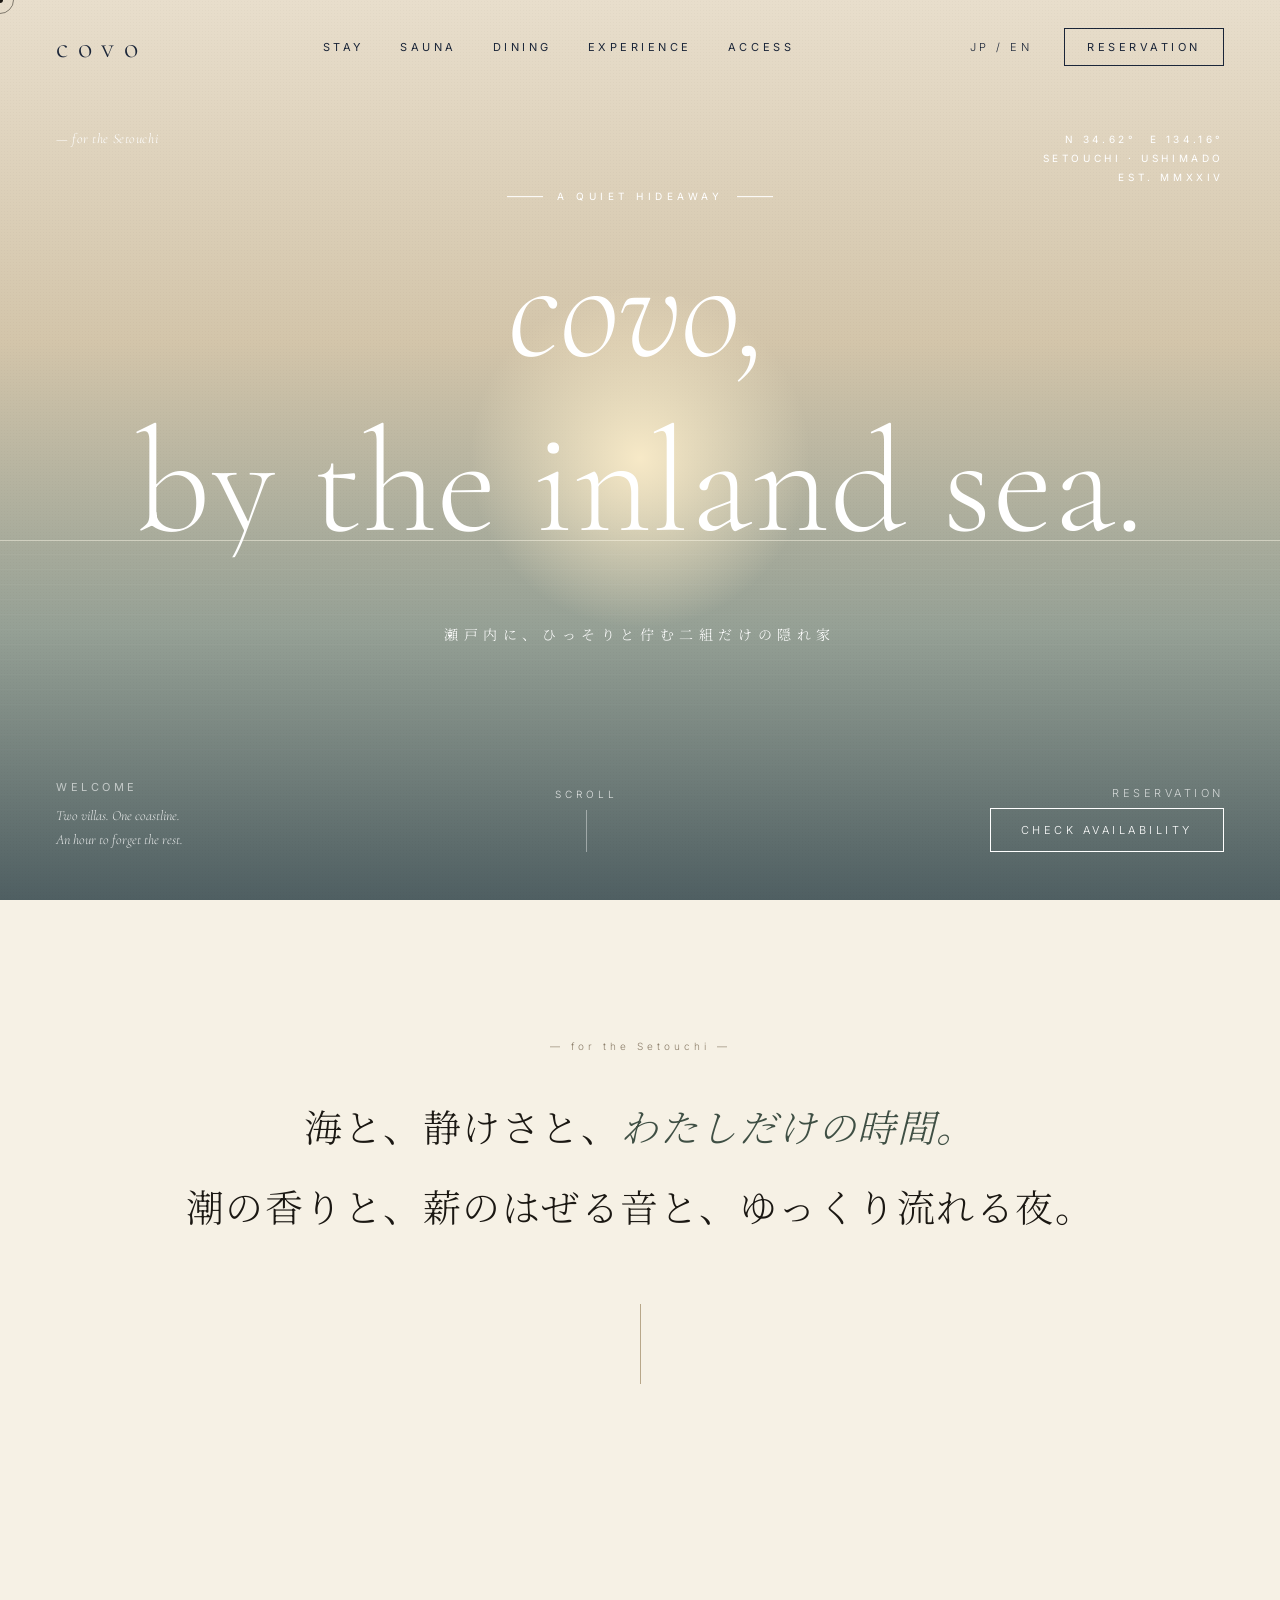
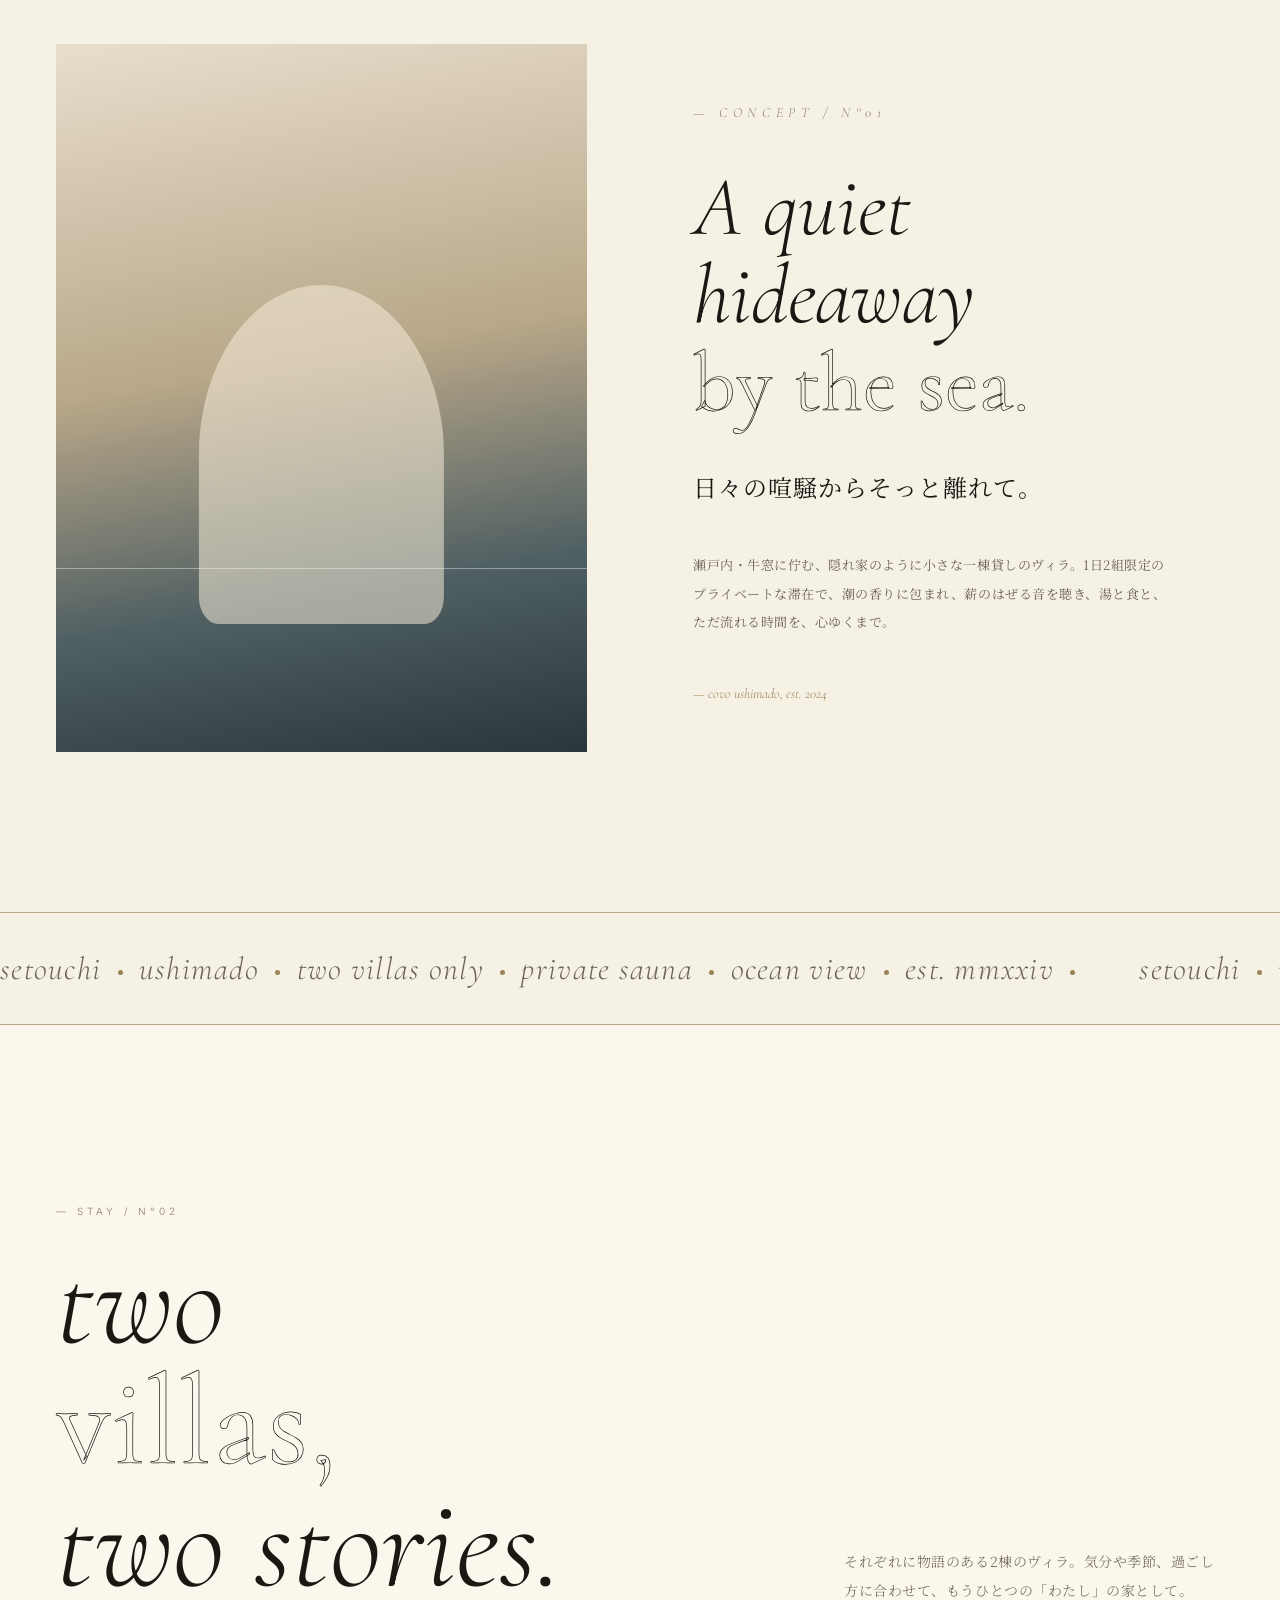
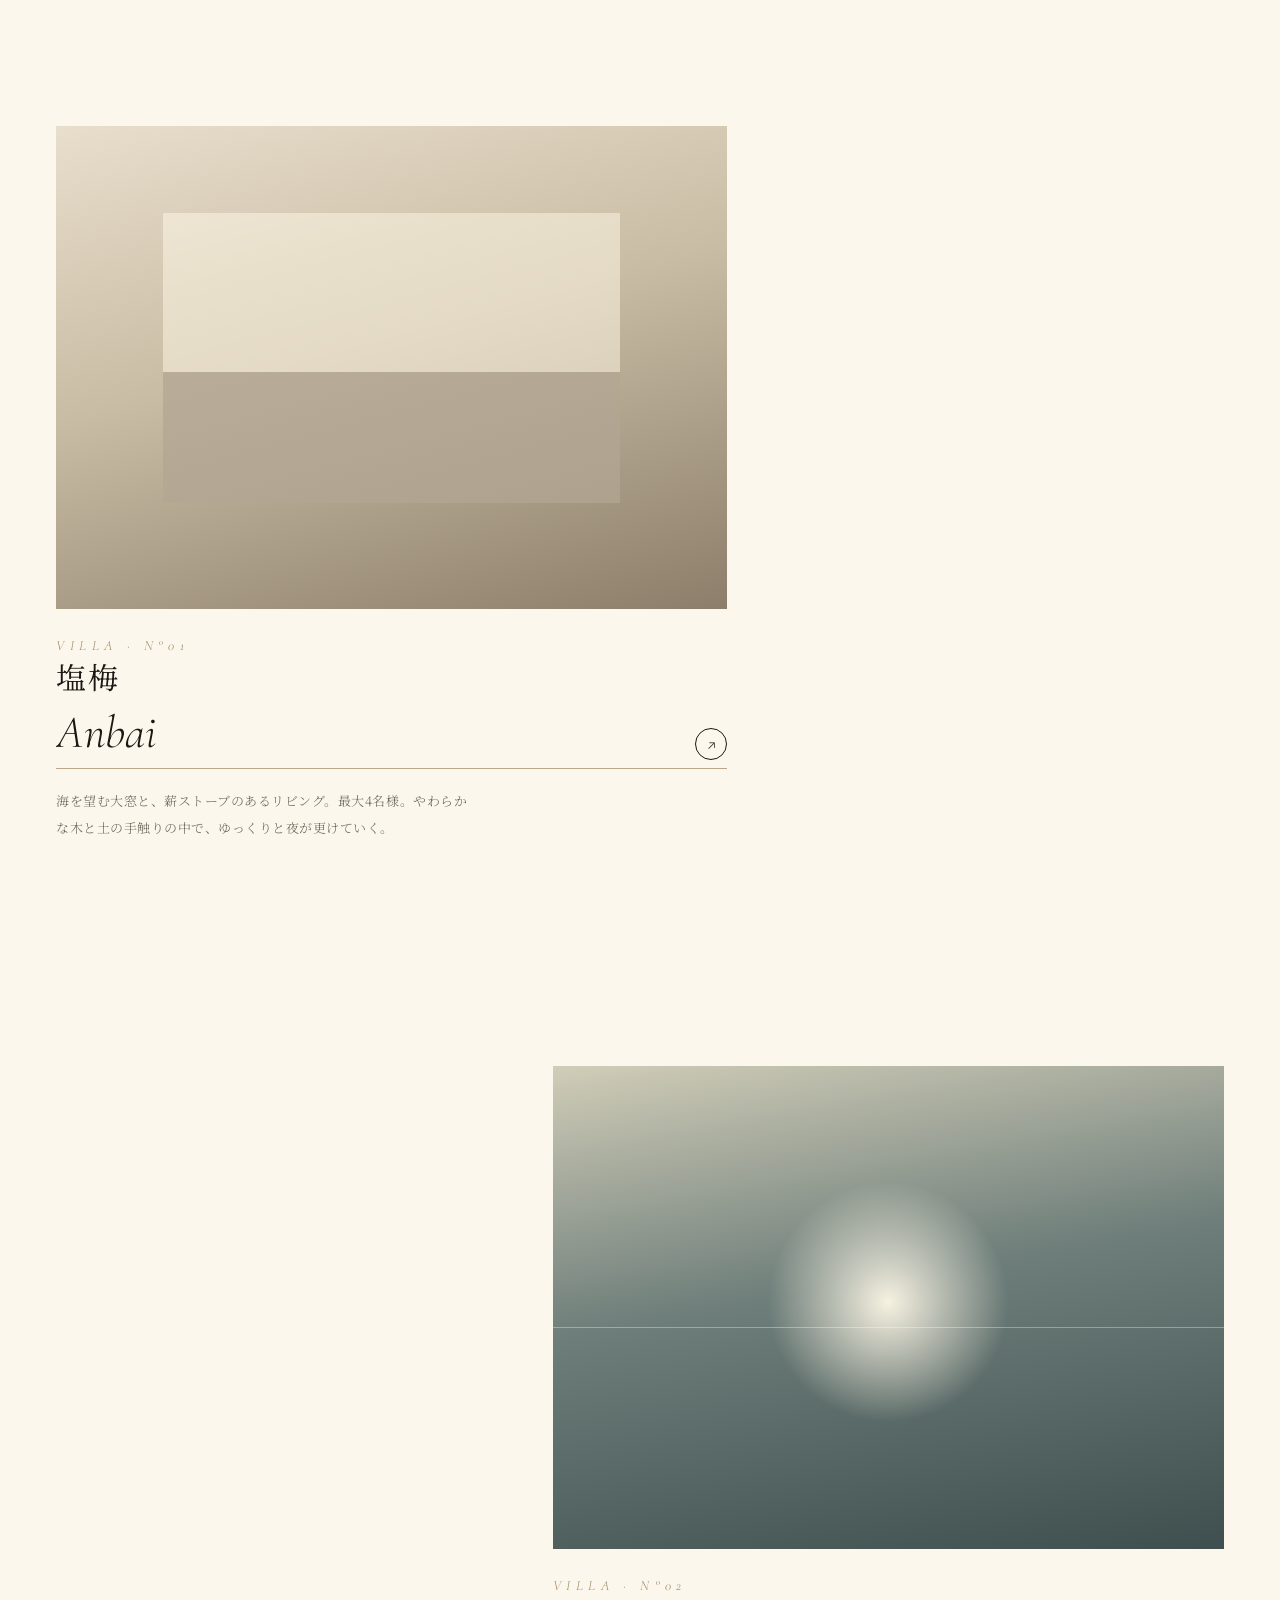
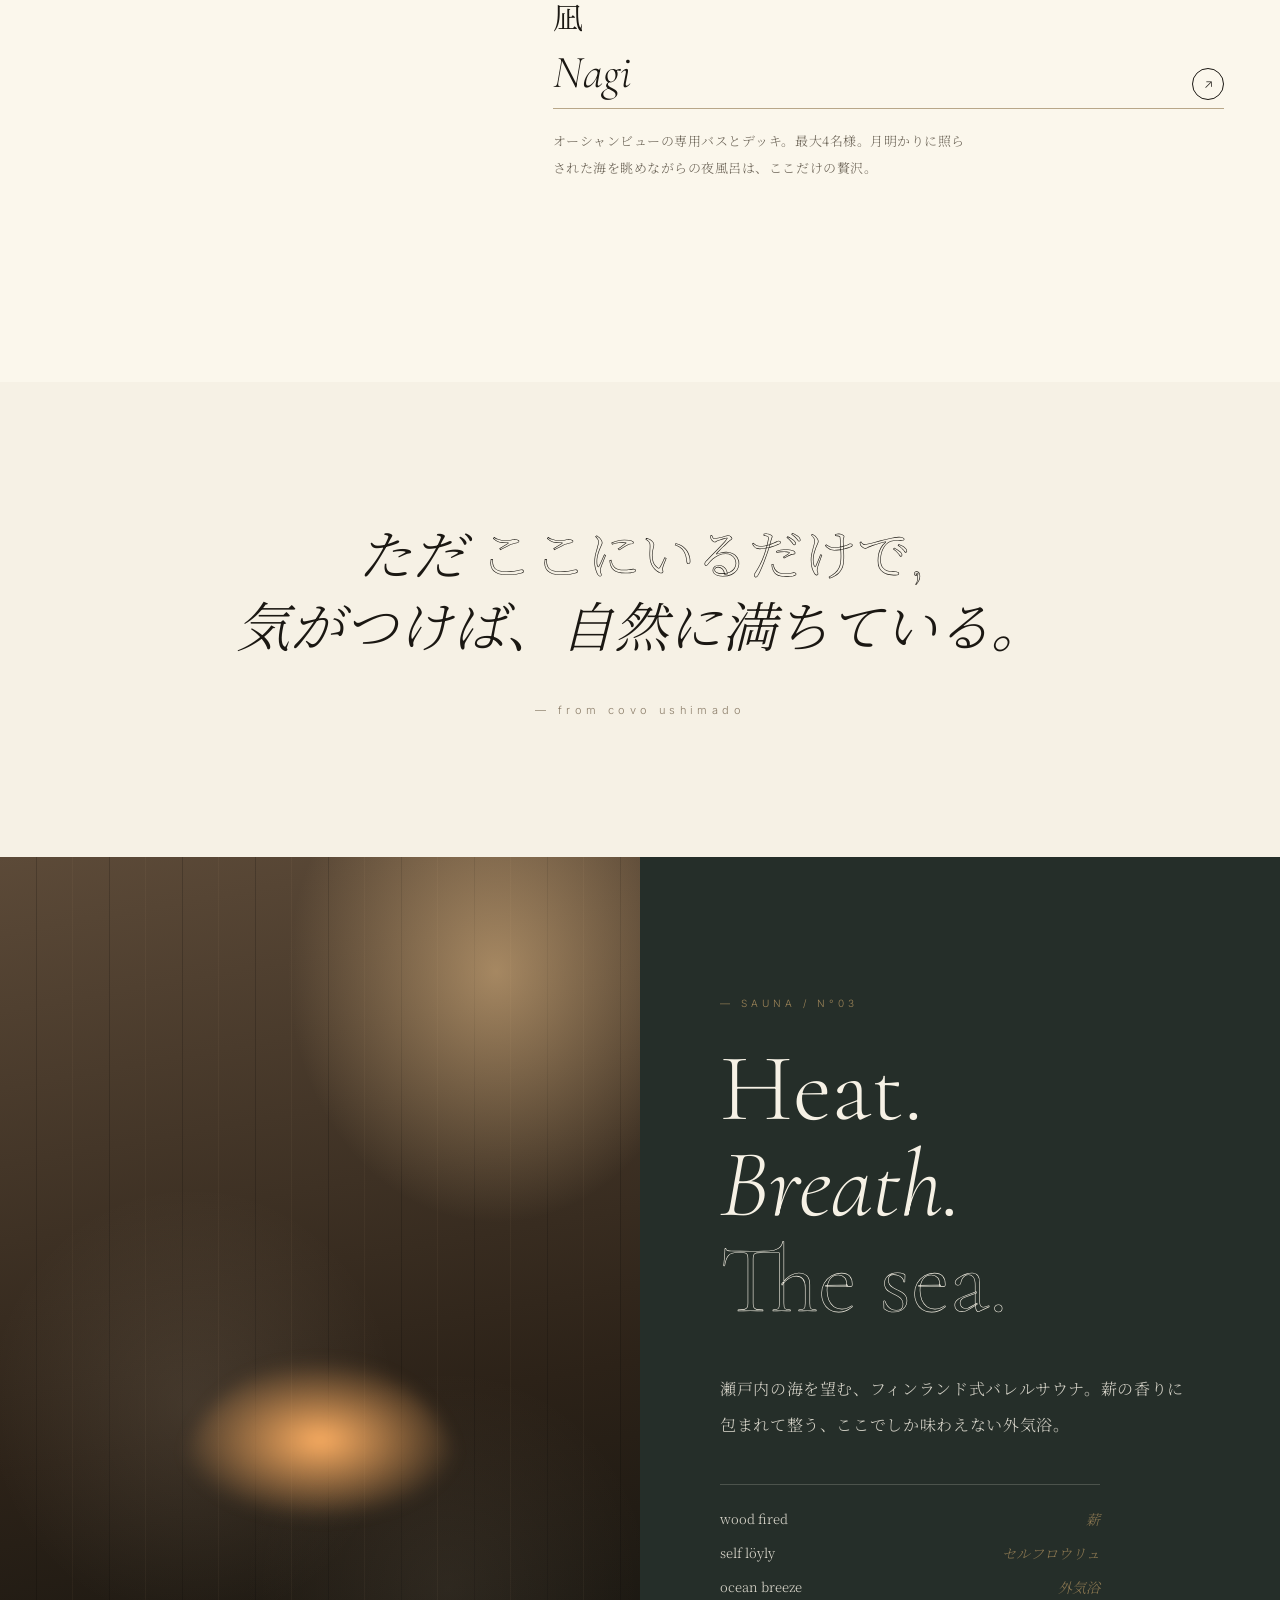
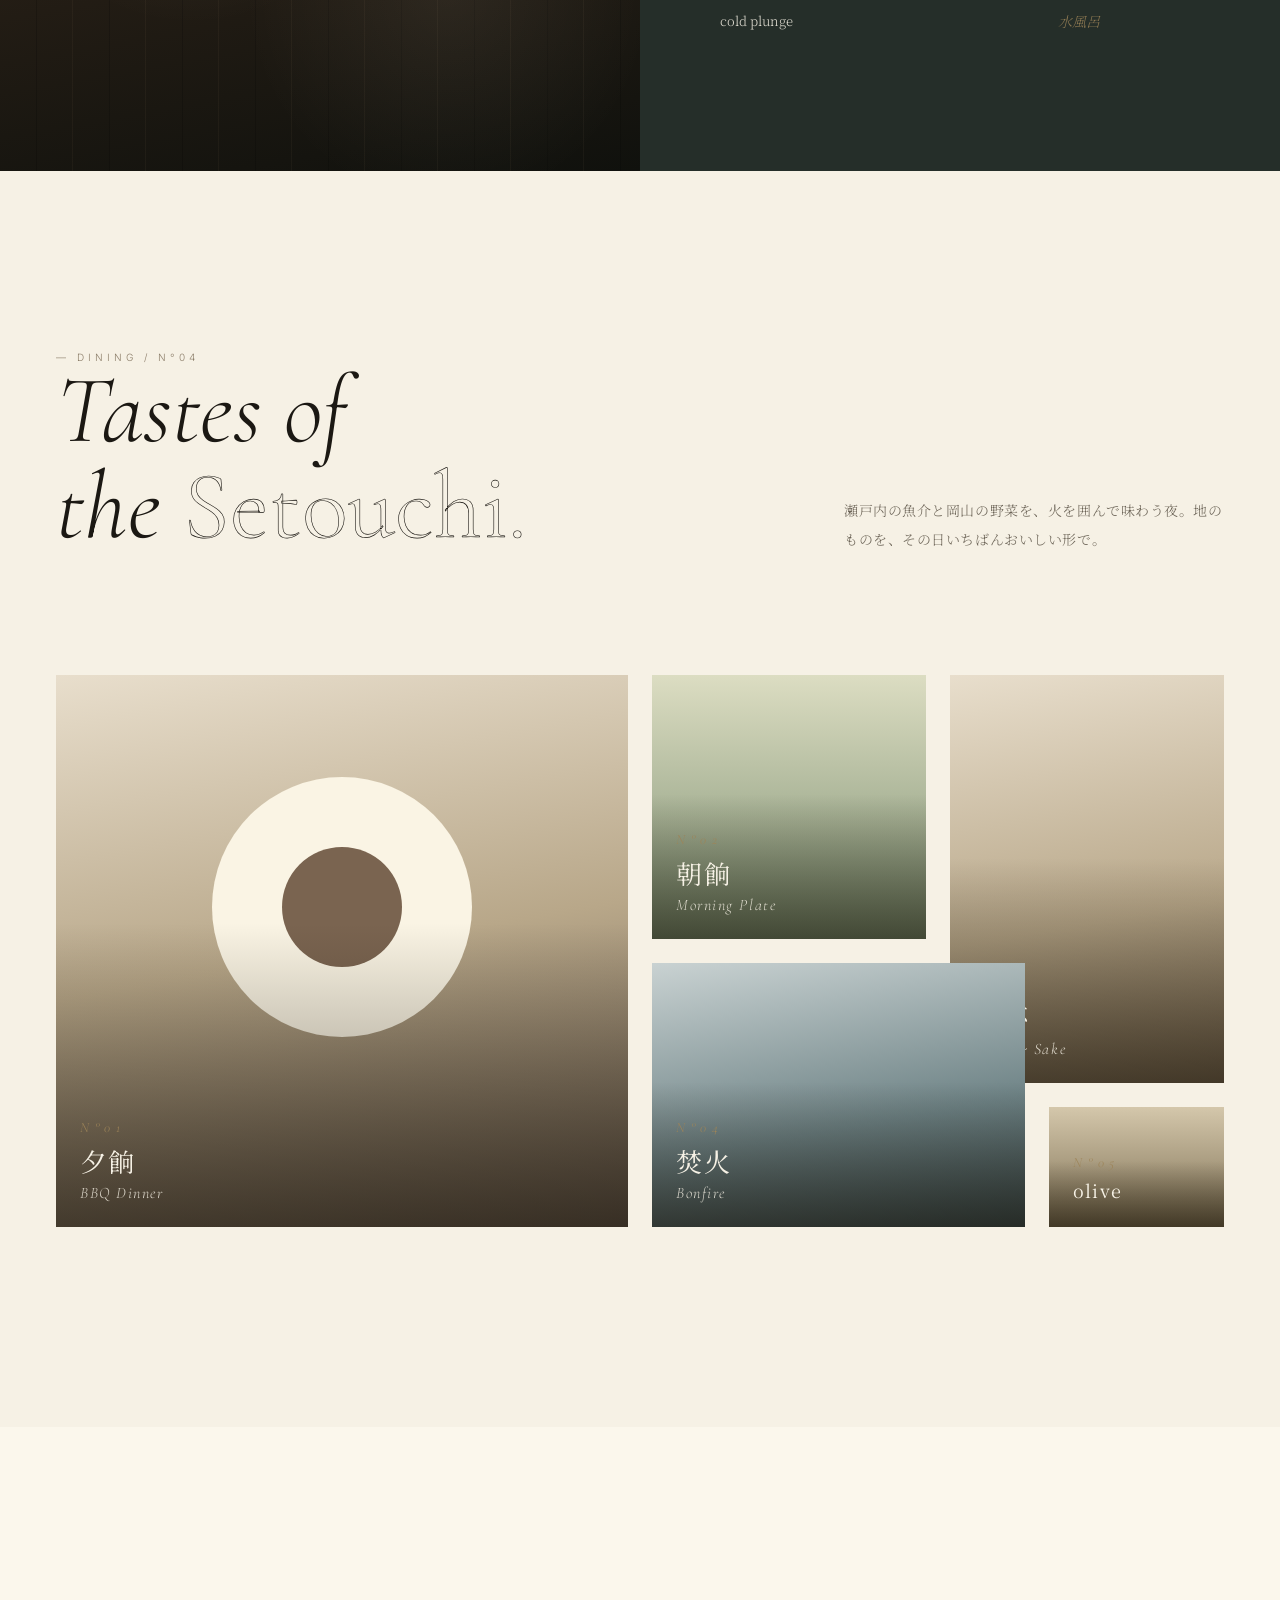
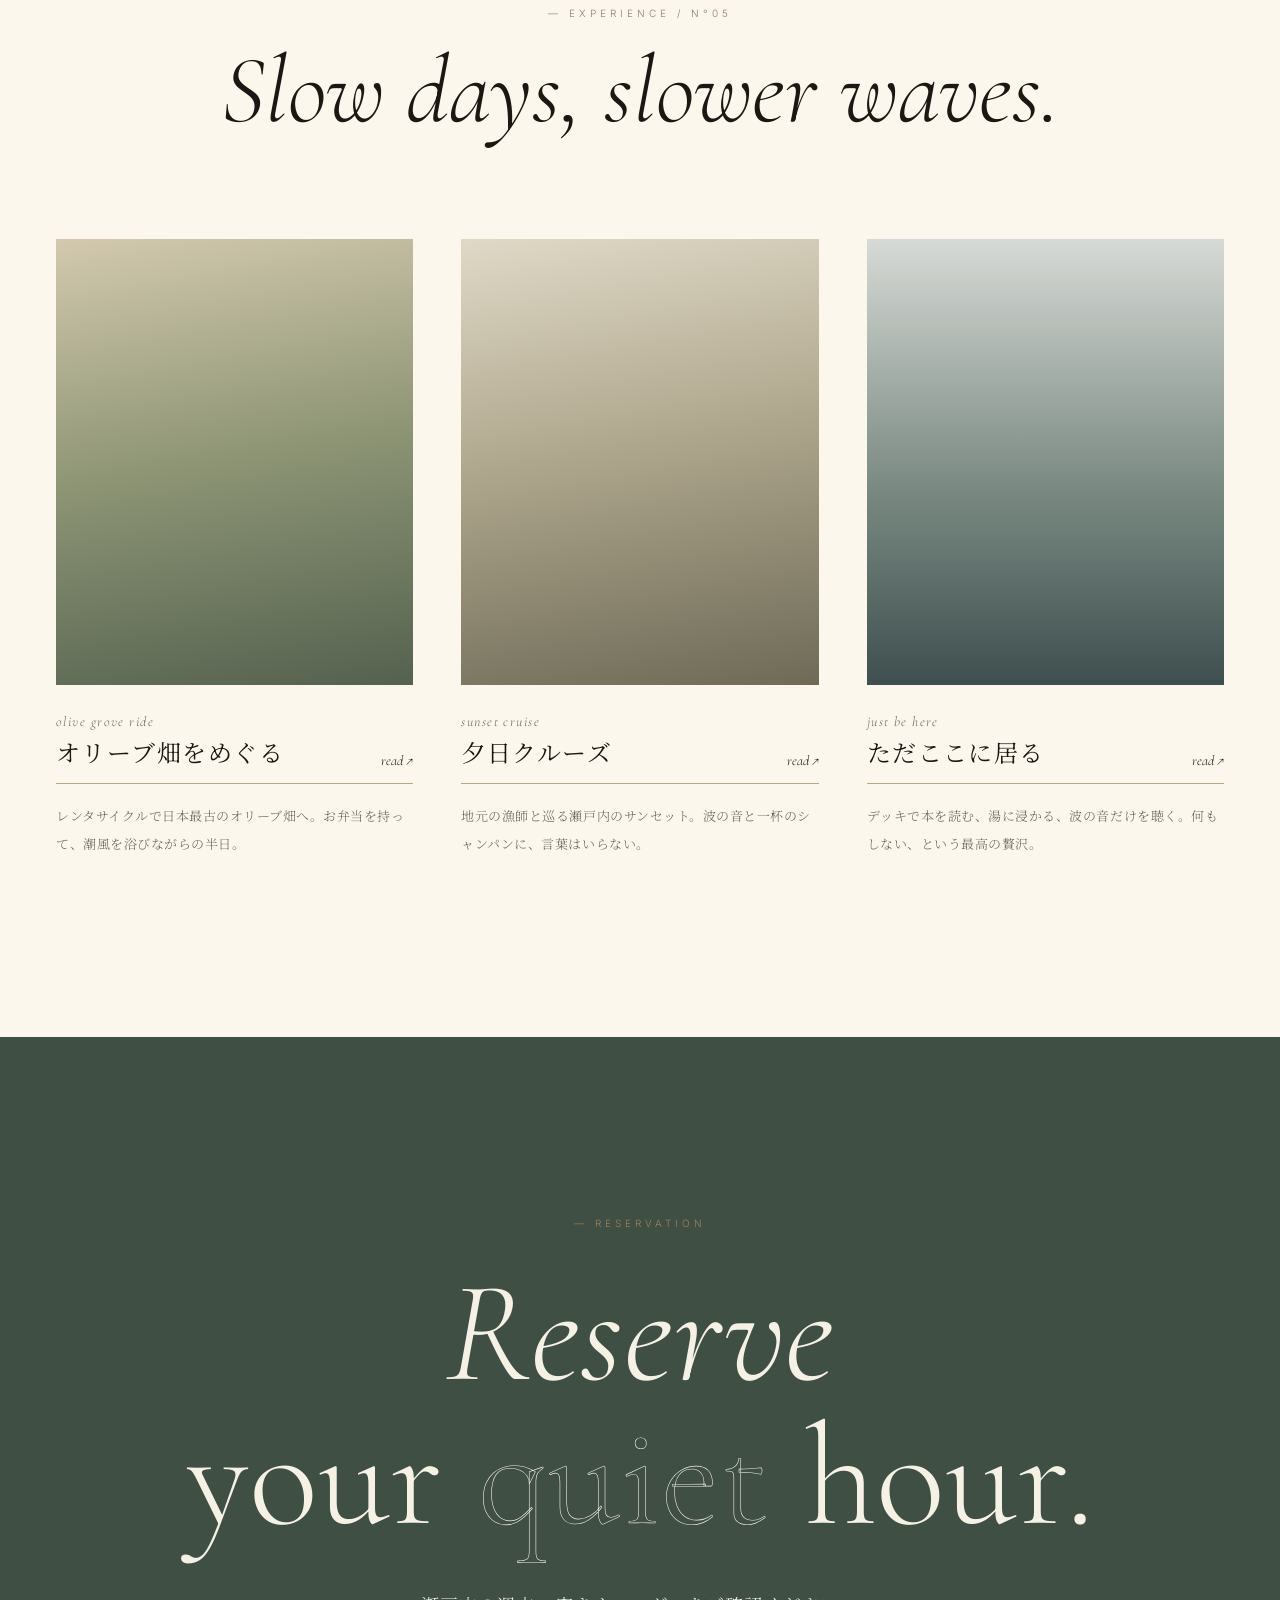
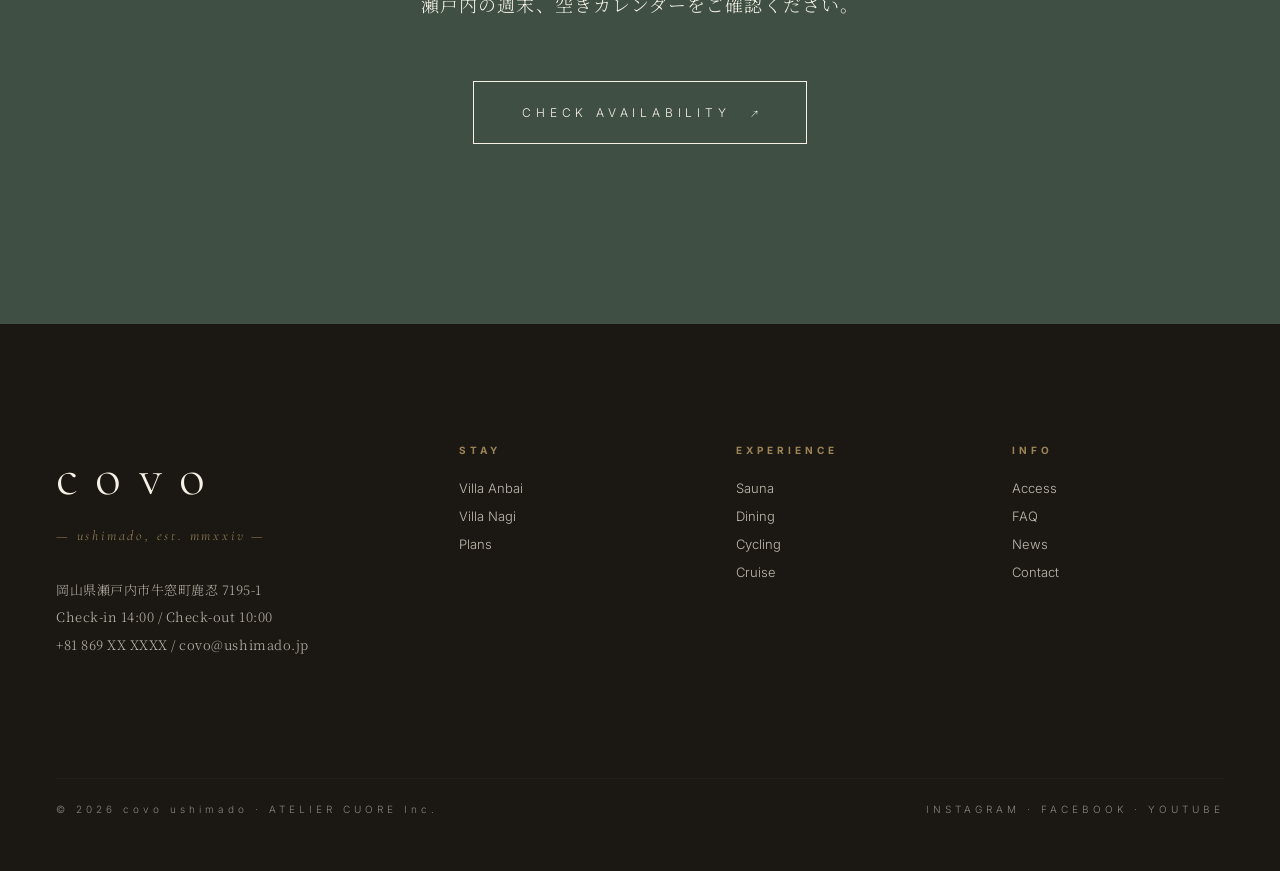
<file: covo_luxe.html>
<!DOCTYPE html>
<html lang="ja">
<head>
<meta charset="UTF-8" />
<meta name="robots" content="noindex,nofollow" />
<title>covo ushimado — luxury renewal mock</title>
<meta name="viewport" content="width=1440" />
<link href="https://fonts.googleapis.com/css2?family=Cormorant+Garamond:ital,wght@0,300;0,400;0,500;1,300;1,400&family=Noto+Serif+JP:wght@300;400;500;700&family=Inter:wght@300;400;500;600&display=swap" rel="stylesheet">
<style>
  :root{
    /* Reference-aligned palette — sankara / soki / snow peak feel */
    --ivory:#F6F1E5;        /* page background — sankara off-white */
    --ivory-2:#EFE7D6;      /* card surfaces */
    --sand:#DCCFB4;         /* warm sand */
    --sand-deep:#B8A789;
    --taupe:#8C7E6A;
    --forest:#3F4F44;       /* deep forest green (snowpeak) */
    --forest-deep:#252E29;
    --sea:#4F5F62;          /* muted sea — sankara horizon */
    --brass:#9D8458;        /* very restrained accent */
    --ink:#1B1813;
    --ink-2:#3A342B;
    --ink-3:#6B6356;
    --paper:#FBF7EC;

    --serif:'Cormorant Garamond','Noto Serif JP', serif;
    --jp:'Noto Serif JP', serif;
    --sans:'Inter', system-ui, sans-serif;
  }
  *{margin:0;padding:0;box-sizing:border-box;}
  html,body{background:var(--ivory);color:var(--ink);font-family:var(--sans);overflow-x:hidden;-webkit-font-smoothing:antialiased;}
  body{cursor:none;font-weight:300;}
  a{color:inherit;text-decoration:none;}
  img{display:block;max-width:100%;}

  /* ================= Cursor ================= */
  .cursor{position:fixed;width:6px;height:6px;border-radius:50%;background:var(--ink);
    top:0;left:0;transform:translate(-50%,-50%);pointer-events:none;z-index:999;
    transition:width .35s ease,height .35s ease,background .25s;}
  .cursor.big{width:54px;height:54px;background:var(--forest);opacity:.85;}
  .cursor-ring{position:fixed;width:28px;height:28px;border:0.5px solid var(--ink);border-radius:50%;
    top:0;left:0;transform:translate(-50%,-50%);pointer-events:none;z-index:998;opacity:.5;}

  /* ================= Top bar ================= */
  .topbar{position:fixed;top:0;left:0;right:0;z-index:50;padding:28px 56px;
    display:flex;align-items:center;justify-content:space-between;color:#fff;mix-blend-mode:difference;
    transition:transform 0.4s cubic-bezier(0.16,1,0.3,1), padding 0.4s ease, background-color 0.4s ease, color 0.4s ease, box-shadow 0.4s ease;}
  .topbar.scrolled{mix-blend-mode:normal;background-color:rgba(246, 241, 229, 0.85);backdrop-filter:blur(12px);-webkit-backdrop-filter:blur(12px);color:var(--ink);padding:16px 56px;box-shadow:0 1px 0 rgba(140, 126, 106, 0.08);}
  .topbar.hidden{transform:translateY(-100%);}
  .topbar .logo{font-family:var(--serif);font-size:30px;font-weight:300;letter-spacing:.32em;text-transform:lowercase;}
  .topbar .nav{display:flex;gap:36px;font-family:var(--sans);font-size:11px;letter-spacing:.32em;font-weight:400;}
  .topbar .nav a{position:relative;}
  .topbar .nav a::after{content:"";position:absolute;left:0;right:0;bottom:-6px;height:0.5px;background:currentColor;
    transform:scaleX(0);transform-origin:right;transition:transform .8s cubic-bezier(.7,0,.15,1);}
  .topbar .nav a:hover::after{transform:scaleX(1);transform-origin:left;}
  .topbar .right{display:flex;align-items:center;gap:32px;font-size:11px;letter-spacing:.32em;}
  .topbar .booknow{padding:11px 22px;border:0.5px solid currentColor;font-weight:400;
    transition:background .4s,color .4s;}
  .topbar .booknow:hover{background:currentColor;color:var(--ink);}
  .topbar.scrolled .booknow:hover{background:var(--ink);color:var(--ivory);}

  /* ================= Hero ================= */
  .hero{position:relative;height:100vh;min-height:820px;
    background:linear-gradient(180deg, #E8DECC 0%, #D3C5AA 38%, #95A095 70%, #4F5F62 100%);
    overflow:hidden;color:#fff;}
  .hero .grain{position:absolute;inset:0;background-image:radial-gradient(rgba(20,15,5,.04) 1px,transparent 1px);
    background-size:3px 3px;pointer-events:none;opacity:.6;}
  .hero .sun{position:absolute;left:50%;top:32%;transform:translateX(-50%);width:340px;height:340px;border-radius:50%;
    background:radial-gradient(closest-side,#F7E9C7,rgba(247,233,199,0));
    animation:bob 10s ease-in-out infinite;}
  @keyframes bob{50%{transform:translate(-50%,-14px);}}
  .hero .horizon{position:absolute;left:0;right:0;top:60%;height:1px;background:rgba(255,250,235,.45);}
  .hero .ripple{position:absolute;left:0;right:0;top:60%;bottom:0;
    background:
      repeating-linear-gradient(180deg, rgba(255,255,255,0) 0 14px, rgba(255,255,255,.04) 14px 15px);
    mask-image:linear-gradient(180deg,#000,transparent 90%);}

  .hero-top{position:absolute;top:130px;left:56px;right:56px;display:grid;grid-template-columns:1fr auto;align-items:start;color:#fff;}
  .hero-top .meta{font-family:var(--serif);font-style:italic;font-weight:300;font-size:14px;letter-spacing:.04em;}
  .hero-top .stamp{font-size:10px;letter-spacing:.36em;line-height:1.9;text-align:right;font-weight:400;}

  .hero-title{position:absolute;left:56px;right:56px;top:46%;transform:translateY(-50%);text-align:center;}
  .hero-title .eyebrow{display:inline-flex;align-items:center;gap:14px;font-size:10px;letter-spacing:.45em;font-weight:400;}
  .hero-title .eyebrow::before,.hero-title .eyebrow::after{content:"";width:36px;height:0.5px;background:currentColor;}
  .hero-title h1{font-family:var(--serif);font-weight:300;font-size:148px;line-height:1.0;letter-spacing:.005em;margin-top:32px;}
  .hero-title h1 em{font-style:italic;font-weight:300;}
  .hero-title h1 .word{display:inline-block;overflow:hidden;}
  .hero-title h1 .word > span{display:inline-block;transform:translateY(110%);
    animation:rise 1.6s cubic-bezier(.2,.8,.2,1) forwards;}
  .hero-title h1 .l2 > span{animation-delay:.2s;}
  @keyframes rise{to{transform:translateY(0);}}
  .hero-title .jp{margin-top:36px;font-family:var(--jp);font-weight:300;font-size:14px;letter-spacing:.4em;line-height:2;}

  .hero-bottom{position:absolute;left:56px;right:56px;bottom:48px;display:flex;justify-content:space-between;align-items:end;color:#fff;}
  .hero-bottom .info{font-family:var(--serif);font-style:italic;font-size:14px;font-weight:300;opacity:.85;line-height:1.7;}
  .hero-bottom .info b{font-style:normal;font-family:var(--sans);font-size:11px;letter-spacing:.32em;font-weight:400;display:block;margin-bottom:8px;opacity:.7;}
  .hero-bottom .scroll{display:flex;flex-direction:column;align-items:center;gap:10px;font-size:10px;letter-spacing:.4em;opacity:.8;}
  .hero-bottom .scroll .line{width:1px;height:42px;background:currentColor;overflow:hidden;position:relative;opacity:.5;}
  .hero-bottom .scroll .line::after{content:"";position:absolute;inset:0;background:#fff;animation:drip 2.8s ease-in-out infinite;}
  @keyframes drip{0%{transform:translateY(-100%);}55%{transform:translateY(0);}100%{transform:translateY(100%);}}

  /* tiny reservation, ultra-restrained */
  .hero-bottom .reserve{font-family:var(--sans);font-size:11px;letter-spacing:.32em;text-align:right;}
  .hero-bottom .reserve .lbl{opacity:.7;margin-bottom:8px;}
  .hero-bottom .reserve a{display:inline-block;padding:14px 30px;border:0.5px solid #fff;transition:background .35s,color .35s;}
  .hero-bottom .reserve a:hover{background:#fff;color:var(--ink);}

  /* ================= Intro line ================= */
  .intro{padding:140px 56px 120px;text-align:center;}
  .intro .label{font-size:10px;letter-spacing:.4em;color:var(--taupe);margin-bottom:36px;}
  .intro h2{font-family:var(--jp);font-weight:300;font-size:38px;line-height:2;color:var(--ink);letter-spacing:.04em;}
  .intro h2 em{font-family:var(--serif);font-style:italic;font-weight:300;color:var(--forest);}
  .intro .divider{width:1px;height:80px;background:var(--sand-deep);margin:60px auto 0;}

  /* ================= Concept (asym) ================= */
  .concept{padding:140px 56px 160px;background:var(--ivory);position:relative;}
  .concept-grid{display:grid;grid-template-columns:5fr 1fr 5fr;gap:0;align-items:stretch;}
  .concept-photo{aspect-ratio:3/4;background:linear-gradient(170deg,#E8DECC 0%,#B8A789 45%,#4F5F62 75%,#2A363A 100%);position:relative;overflow:hidden;}
  .concept-photo::before{content:"";position:absolute;left:50%;top:34%;transform:translateX(-50%);width:46%;height:48%;border-radius:50% 50% 8% 8%;background:#F4ECD8;opacity:.55;}
  .concept-photo::after{content:"";position:absolute;left:0;right:0;top:74%;height:1px;background:rgba(255,250,235,.4);}
  .concept-right{padding:60px 0 0 0;display:flex;flex-direction:column;}
  .concept-right .num{font-family:var(--serif);font-size:14px;font-style:italic;color:var(--taupe);letter-spacing:.4em;margin-bottom:42px;}
  .concept-right h2{font-family:var(--serif);font-weight:300;font-style:italic;font-size:84px;line-height:1.05;color:var(--ink);}
  .concept-right h2 .stroke{-webkit-text-stroke:0.7px var(--ink);color:transparent;font-style:normal;}
  .concept-right .jp{margin-top:36px;font-family:var(--jp);font-weight:400;font-size:24px;line-height:1.9;letter-spacing:.04em;color:var(--ink);}
  .concept-right p{margin-top:42px;font-family:var(--jp);font-size:13px;line-height:2.2;color:var(--ink-3);font-weight:400;letter-spacing:.04em;max-width:480px;}
  .concept-right .sig{margin-top:48px;font-family:var(--serif);font-style:italic;font-size:14px;color:var(--brass);}

  /* ================= quiet marquee ================= */
  .strip{padding:36px 0;background:var(--ivory);border-top:0.5px solid var(--sand-deep);border-bottom:0.5px solid var(--sand-deep);overflow:hidden;}
  .strip-track{display:flex;gap:56px;white-space:nowrap;animation:slide 90s linear infinite;
    font-family:var(--serif);font-weight:300;font-style:italic;font-size:32px;color:var(--ink-3);letter-spacing:.04em;}
  .strip-track .dot{display:inline-block;width:5px;height:5px;border-radius:50%;background:var(--brass);margin:0 8px;vertical-align:middle;}
  @keyframes slide{to{transform:translateX(-50%);}}

  /* ================= Stay (asymmetric, restrained) ================= */
  .stay{padding:180px 56px 200px;background:var(--paper);position:relative;}
  .stay-head{display:grid;grid-template-columns:1fr 1fr;gap:80px;margin-bottom:120px;align-items:end;}
  .stay-head .lbl{font-size:10px;letter-spacing:.4em;color:var(--taupe);margin-bottom:24px;}
  .stay-head h2{font-family:var(--serif);font-weight:300;font-size:128px;line-height:.95;color:var(--ink);}
  .stay-head h2 em{font-style:italic;}
  .stay-head h2 .stroke{-webkit-text-stroke:0.7px var(--ink);color:transparent;}
  .stay-head .desc{max-width:380px;font-family:var(--jp);font-size:14px;line-height:2.1;color:var(--ink-3);letter-spacing:.04em;align-self:end;justify-self:end;}

  .villa-grid{display:grid;grid-template-columns:repeat(12,1fr);gap:24px;position:relative;}
  .villa{position:relative;overflow:hidden;cursor:none;display:block;}
  .villa-a{grid-column:1/8;}
  .villa-b{grid-column:6/13;margin-top:200px;}
  .villa .ph{aspect-ratio:5/3.6;overflow:hidden;}
  .villa-a .ph{background:linear-gradient(165deg,#E8DECC,#C9BCA4 45%,#8C7E6A 100%);position:relative;}
  .villa-a .ph::before{content:"";position:absolute;left:16%;top:18%;width:68%;height:60%;background:rgba(255,250,232,.5);}
  .villa-a .ph::after{content:"";position:absolute;left:16%;top:18%;width:68%;height:60%;
    background:linear-gradient(180deg,rgba(180,168,140,.0) 0,rgba(180,168,140,.0) 55%,rgba(140,126,106,.5) 55%);}
  .villa-b .ph{background:linear-gradient(170deg,#D1CDB8 0%,#6E7E7A 45%,#3F4F4F 100%);position:relative;}
  .villa-b .ph::before{content:"";position:absolute;left:0;right:0;top:54%;height:1px;background:rgba(255,250,232,.35);}
  .villa-b .ph::after{content:"";position:absolute;left:50%;top:24%;transform:translateX(-50%);width:240px;height:240px;border-radius:50%;background:radial-gradient(closest-side,#F0E5C7,rgba(240,229,199,0));mix-blend-mode:screen;}
  .villa .meta-row{display:flex;justify-content:space-between;align-items:end;margin-top:28px;padding-bottom:8px;border-bottom:0.5px solid var(--sand-deep);}
  .villa .no{font-family:var(--serif);font-style:italic;font-size:14px;color:var(--brass);letter-spacing:.4em;}
  .villa .name{font-family:var(--serif);font-size:46px;font-weight:300;font-style:italic;color:var(--ink);}
  .villa .name b{font-family:var(--jp);font-style:normal;font-weight:400;font-size:30px;color:var(--ink);display:block;margin-bottom:6px;letter-spacing:.06em;}
  .villa .arrow{width:32px;height:32px;border:0.5px solid var(--ink);border-radius:50%;display:inline-flex;align-items:center;justify-content:center;font-size:12px;color:var(--ink);transition:background .35s,color .35s;}
  .villa:hover .arrow{background:var(--ink);color:var(--ivory);}
  .villa .desc{font-family:var(--jp);font-size:13px;line-height:2.1;color:var(--ink-3);margin-top:18px;letter-spacing:.04em;max-width:420px;}

  /* ================= Quote band ================= */
  .quote{padding:140px 56px;background:var(--ivory);text-align:center;}
  .quote .ql{font-family:var(--serif);font-style:italic;font-weight:300;font-size:54px;line-height:1.35;color:var(--ink);max-width:980px;margin:0 auto;}
  .quote .ql .stroke{-webkit-text-stroke:0.6px var(--ink);color:transparent;font-style:normal;}
  .quote .sig{margin-top:36px;font-size:11px;letter-spacing:.4em;color:var(--taupe);}

  /* ================= Sauna ================= */
  .sauna{background:var(--forest-deep);color:var(--ivory);position:relative;overflow:hidden;}
  .sauna-wrap{display:grid;grid-template-columns:6fr 6fr;min-height:760px;}
  .sauna-img{background:linear-gradient(170deg,#5C4A38 0%,#2C2218 60%,#10110D 100%);position:relative;overflow:hidden;}
  .sauna-img::before{content:"";position:absolute;inset:0;
    background:repeating-linear-gradient(90deg,
      rgba(50,30,12,0) 0 36px, rgba(0,0,0,.18) 36px 37px,
      rgba(0,0,0,0) 37px 72px, rgba(255,210,160,.04) 72px 73px);}
  .sauna-img::after{content:"";position:absolute;top:-15%;right:-10%;width:65%;height:55%;border-radius:50%;
    background:radial-gradient(closest-side,rgba(255,210,150,.5),rgba(255,210,150,0));}
  .sauna-img .glow{position:absolute;left:50%;top:55%;transform:translateX(-50%);width:280px;height:160px;
    border-radius:50% / 80% 80% 20% 20%;background:radial-gradient(closest-side,#FFB063,rgba(255,176,99,0));filter:blur(8px);
    animation:emberPulse 4s ease-in-out infinite;}
  @keyframes emberPulse{50%{opacity:.6;}}
  .sauna-img .steam{position:absolute;inset:0;
    background:radial-gradient(40% 30% at 30% 60%,rgba(255,230,200,.10),transparent 80%),
               radial-gradient(40% 30% at 70% 80%,rgba(255,230,200,.07),transparent 80%);
    animation:smoke 14s ease-in-out infinite;}
  @keyframes smoke{50%{transform:translateY(-10px);}}

  .sauna-body{padding:140px 80px;display:flex;flex-direction:column;justify-content:center;}
  .sauna-body .lbl{font-size:10px;letter-spacing:.4em;color:var(--brass);margin-bottom:32px;}
  .sauna-body h2{font-family:var(--serif);font-weight:300;font-size:96px;line-height:1.0;}
  .sauna-body h2 em{font-style:italic;}
  .sauna-body h2 .stroke{-webkit-text-stroke:0.6px var(--ivory);color:transparent;}
  .sauna-body .jp{margin-top:42px;font-family:var(--jp);font-size:16px;line-height:2.2;letter-spacing:.04em;color:var(--ivory);opacity:.85;max-width:480px;}
  .sauna-body ul{margin-top:42px;list-style:none;display:flex;flex-direction:column;gap:14px;padding-top:24px;border-top:0.5px solid rgba(255,250,232,.18);max-width:380px;}
  .sauna-body li{display:flex;justify-content:space-between;font-family:var(--jp);font-size:13px;color:var(--ivory);opacity:.85;}
  .sauna-body li em{font-family:var(--serif);font-style:italic;font-size:14px;color:var(--brass);font-weight:300;}

  /* ================= Dining (mosaic, refined) ================= */
  .dining{padding:180px 56px 200px;background:var(--ivory);position:relative;}
  .dining-head{display:grid;grid-template-columns:5fr 1fr 6fr;gap:0;align-items:end;margin-bottom:120px;}
  .dining-head .lbl{font-size:10px;letter-spacing:.4em;color:var(--taupe);}
  .dining-head h2{font-family:var(--serif);font-weight:300;font-style:italic;font-size:96px;line-height:1.0;color:var(--ink);}
  .dining-head h2 .stroke{-webkit-text-stroke:0.6px var(--ink);color:transparent;font-style:normal;}
  .dining-head .desc{font-family:var(--jp);font-size:14px;line-height:2.1;color:var(--ink-3);justify-self:end;max-width:380px;letter-spacing:.04em;}

  .dining-grid{display:grid;grid-template-columns:repeat(12,1fr);grid-auto-rows:120px;gap:24px;}
  .tile{position:relative;overflow:hidden;}
  .tile .ph{position:absolute;inset:0;transition:transform 1.2s cubic-bezier(.2,.8,.2,1);}
  .tile:hover .ph{transform:scale(1.04);}
  .tile .meta{position:absolute;left:24px;bottom:24px;color:var(--ivory);z-index:2;}
  .tile .no{font-family:var(--serif);font-style:italic;font-size:14px;letter-spacing:.4em;color:var(--brass);}
  .tile .nm{font-family:var(--jp);font-size:26px;font-weight:400;margin-top:6px;letter-spacing:.06em;}
  .tile .nm em{font-family:var(--serif);font-style:italic;font-size:16px;font-weight:300;display:block;margin-top:4px;opacity:.85;}

  .tile.t1{grid-column:1/7;grid-row:1/5;}
  .tile.t2{grid-column:7/10;grid-row:1/3;}
  .tile.t3{grid-column:10/13;grid-row:1/4;}
  .tile.t4{grid-column:7/11;grid-row:3/5;}
  .tile.t5{grid-column:11/13;grid-row:4/5;}

  .tile.t1 .ph{background:linear-gradient(170deg,#E8DECC 0%,#B8A789 50%,#62554A 100%);}
  .tile.t1 .ph::before{content:"";position:absolute;left:50%;top:42%;transform:translate(-50%,-50%);width:260px;height:260px;border-radius:50%;background:#FAF4E4;}
  .tile.t1 .ph::after{content:"";position:absolute;left:50%;top:42%;transform:translate(-50%,-50%);width:120px;height:120px;border-radius:50%;background:#7A6450;}
  .tile.t2 .ph{background:linear-gradient(180deg,#DCDDC2 0%,#7B8E70 100%);}
  .tile.t3 .ph{background:linear-gradient(170deg,#E8DECC 0%,#B8A789 60%,#7B6A53 100%);}
  .tile.t4 .ph{background:linear-gradient(170deg,#C9D2D2 0%,#6F8487 60%,#3D4E50 100%);}
  .tile.t5 .ph{background:linear-gradient(180deg,#D4C7AB,#7A6C50);}
  .tile.t5 .meta .nm{font-size:18px;}
  /* dark gradient overlay for text legibility */
  .tile::after{content:"";position:absolute;left:0;right:0;bottom:0;height:55%;
    background:linear-gradient(180deg,rgba(0,0,0,0),rgba(20,15,5,.55));z-index:1;pointer-events:none;}

  /* ================= Experience (calm) ================= */
  .exp{background:var(--paper);padding:180px 56px;position:relative;}
  .exp-head{text-align:center;margin-bottom:100px;}
  .exp-head .lbl{font-size:10px;letter-spacing:.4em;color:var(--taupe);margin-bottom:24px;}
  .exp-head h2{font-family:var(--serif);font-weight:300;font-style:italic;font-size:96px;line-height:1.0;}
  .exp-row{display:grid;grid-template-columns:repeat(3,1fr);gap:48px;}
  .exp-item{display:flex;flex-direction:column;gap:0;cursor:none;}
  .exp-item .ph{aspect-ratio:4/5;overflow:hidden;position:relative;}
  .exp-item .ph div{position:absolute;inset:0;transition:transform 1.2s cubic-bezier(.2,.8,.2,1);}
  .exp-item:hover .ph div{transform:scale(1.04);}
  .exp-item .meta{margin-top:28px;padding-bottom:14px;border-bottom:0.5px solid var(--sand-deep);
    display:flex;justify-content:space-between;align-items:end;}
  .exp-item .no{font-family:var(--serif);font-style:italic;font-size:12px;color:var(--brass);letter-spacing:.4em;}
  .exp-item h3{font-family:var(--jp);font-weight:400;font-size:24px;letter-spacing:.06em;color:var(--ink);}
  .exp-item h3 em{display:block;font-family:var(--serif);font-style:italic;font-weight:300;font-size:14px;color:var(--ink-3);margin-bottom:4px;}
  .exp-item .arrow{font-family:var(--serif);font-style:italic;font-size:14px;color:var(--ink);}
  .exp-item p{margin-top:18px;font-family:var(--jp);font-size:13px;line-height:2.1;color:var(--ink-3);letter-spacing:.04em;}

  /* asymmetric vertical offsets */
  .exp-item:nth-child(2){transform:translateY(60px);}

  .exp .ph.e1 div{background:linear-gradient(170deg,#D3C9AE 0%,#8C9474 50%,#54614F 100%);}
  .exp .ph.e2 div{background:linear-gradient(170deg,#E0D9C7 0%,#B0A88E 45%,#6E6A57 100%);}
  .exp .ph.e3 div{background:linear-gradient(180deg,#D7DAD6 0%,#7B8B83 55%,#3F4F4F 100%);}

  /* ================= Reservation CTA ================= */
  .cta{padding:180px 56px;background:var(--forest);color:var(--ivory);text-align:center;position:relative;overflow:hidden;}
  .cta .lbl{font-size:10px;letter-spacing:.4em;color:var(--brass);}
  .cta h2{font-family:var(--serif);font-weight:300;font-size:144px;line-height:1.0;margin-top:32px;letter-spacing:.005em;}
  .cta h2 em{font-style:italic;}
  .cta h2 .stroke{-webkit-text-stroke:0.6px var(--ivory);color:transparent;}
  .cta .jp{margin-top:42px;font-family:var(--jp);font-size:18px;letter-spacing:.06em;opacity:.9;}
  .cta .btn-wrap{margin-top:64px;}
  .cta .btn{display:inline-flex;align-items:center;gap:20px;padding:22px 48px;border:0.5px solid var(--ivory);
    font-size:12px;letter-spacing:.4em;color:var(--ivory);transition:background .4s,color .4s;}
  .cta .btn:hover{background:var(--ivory);color:var(--forest);}
  .cta .btn .arrow{font-family:var(--serif);font-style:italic;font-size:14px;letter-spacing:0;}

  /* ================= Footer ================= */
  footer{background:var(--ink);color:var(--ivory);padding:120px 56px 56px;}
  .ftr{display:grid;grid-template-columns:1.6fr 1fr 1fr 1fr;gap:64px;align-items:start;}
  .ftr .logo{font-family:var(--serif);font-weight:300;font-size:54px;letter-spacing:.32em;text-transform:lowercase;}
  .ftr .logo small{display:block;font-family:var(--serif);font-style:italic;font-size:14px;letter-spacing:.2em;color:var(--brass);margin-top:18px;}
  .ftr .info{margin-top:32px;font-family:var(--jp);font-size:13px;line-height:2.1;color:var(--ivory);opacity:.7;letter-spacing:.04em;}
  .ftr .col h4{font-size:10px;letter-spacing:.4em;color:var(--brass);margin-bottom:24px;}
  .ftr .col li{list-style:none;margin-bottom:12px;font-family:var(--sans);font-size:13px;font-weight:300;color:var(--ivory);opacity:.75;}
  .ftr .col a:hover{opacity:1;color:var(--brass);}
  .ftr-bot{display:flex;justify-content:space-between;align-items:center;margin-top:120px;padding-top:24px;border-top:0.5px solid #2A2520;font-size:10px;letter-spacing:.4em;opacity:.5;}

  /* ================= Reveal ================= */
  .reveal{opacity:0;transform:translateY(40px);transition:opacity 1.2s ease,transform 1.4s cubic-bezier(.2,.8,.2,1);}
  .reveal.in{opacity:1;transform:translateY(0);}
</style>
</head>
<body>

<div class="cursor" id="cur"></div>
<div class="cursor-ring" id="curR"></div>

<nav class="topbar">
  <a class="logo" href="#">covo</a>
  <div class="nav">
    <a href="#stay">STAY</a>
    <a href="#sauna">SAUNA</a>
    <a href="#dining">DINING</a>
    <a href="#exp">EXPERIENCE</a>
    <a href="#access">ACCESS</a>
  </div>
  <div class="right">
    <span>JP / EN</span>
    <a class="booknow" href="#cta">RESERVATION</a>
  </div>
</nav>

<!-- HERO -->
<section class="hero">
  <div class="grain"></div>
  <div class="sun"></div>
  <div class="horizon"></div>
  <div class="ripple"></div>

  <div class="hero-top">
    <div class="meta">— for the Setouchi</div>
    <div class="stamp">N 34.62°&nbsp;&nbsp;E 134.16°<br>SETOUCHI · USHIMADO<br>EST. MMXXIV</div>
  </div>

  <div class="hero-title">
    <span class="eyebrow">A QUIET HIDEAWAY</span>
    <h1>
      <span class="word l1"><span><em>covo,</em></span></span><br>
      <span class="word l2"><span>by the inland sea.</span></span>
    </h1>
    <div class="jp">瀬戸内に、ひっそりと佇む二組だけの隠れ家</div>
  </div>

  <div class="hero-bottom">
    <div class="info">
      <b>WELCOME</b>
      Two villas. One coastline.<br>An hour to forget the rest.
    </div>
    <div class="scroll"><span>SCROLL</span><div class="line"></div></div>
    <div class="reserve">
      <div class="lbl">RESERVATION</div>
      <a href="#cta">CHECK AVAILABILITY</a>
    </div>
  </div>
</section>

<!-- INTRO -->
<section class="intro reveal">
  <div class="label">— for the Setouchi —</div>
  <h2>
    海と、静けさと、<em>わたしだけの時間。</em><br>
    潮の香りと、薪のはぜる音と、ゆっくり流れる夜。
  </h2>
  <div class="divider"></div>
</section>

<!-- CONCEPT -->
<section class="concept">
  <div class="concept-grid">
    <div class="concept-photo reveal"></div>
    <div></div>
    <div class="concept-right reveal">
      <div class="num">— CONCEPT  /  N°01</div>
      <h2>A quiet<br><em>hideaway</em><br><span class="stroke">by the sea.</span></h2>
      <div class="jp">日々の喧騒からそっと離れて。</div>
      <p>瀬戸内・牛窓に佇む、隠れ家のように小さな一棟貸しのヴィラ。1日2組限定のプライベートな滞在で、潮の香りに包まれ、薪のはぜる音を聴き、湯と食と、ただ流れる時間を、心ゆくまで。</p>
      <div class="sig">— covo ushimado, est. 2024</div>
    </div>
  </div>
</section>

<!-- quiet marquee -->
<div class="strip">
  <div class="strip-track">
    <span>setouchi <i class="dot"></i> ushimado <i class="dot"></i> two villas only <i class="dot"></i> private sauna <i class="dot"></i> ocean view <i class="dot"></i> est. mmxxiv <i class="dot"></i></span>
    <span>setouchi <i class="dot"></i> ushimado <i class="dot"></i> two villas only <i class="dot"></i> private sauna <i class="dot"></i> ocean view <i class="dot"></i> est. mmxxiv <i class="dot"></i></span>
  </div>
</div>

<!-- STAY -->
<section class="stay" id="stay">
  <div class="stay-head reveal">
    <div>
      <div class="lbl">— STAY  /  N°02</div>
      <h2><em>two</em><br><span class="stroke">villas,</span><br><em>two stories.</em></h2>
    </div>
    <p class="desc">それぞれに物語のある2棟のヴィラ。気分や季節、過ごし方に合わせて、もうひとつの「わたし」の家として。</p>
  </div>

  <div class="villa-grid">
    <a class="villa villa-a reveal" href="#">
      <div class="ph"></div>
      <div class="meta-row">
        <div>
          <div class="no">VILLA · N°01</div>
          <div class="name"><b>塩梅</b>Anbai</div>
        </div>
        <div class="arrow">↗</div>
      </div>
      <p class="desc">海を望む大窓と、薪ストーブのあるリビング。最大4名様。やわらかな木と土の手触りの中で、ゆっくりと夜が更けていく。</p>
    </a>

    <a class="villa villa-b reveal" href="#">
      <div class="ph"></div>
      <div class="meta-row">
        <div>
          <div class="no">VILLA · N°02</div>
          <div class="name"><b>凪</b>Nagi</div>
        </div>
        <div class="arrow">↗</div>
      </div>
      <p class="desc">オーシャンビューの専用バスとデッキ。最大4名様。月明かりに照らされた海を眺めながらの夜風呂は、ここだけの贅沢。</p>
    </a>
  </div>
</section>

<!-- QUOTE -->
<section class="quote reveal">
  <div class="ql">
    ただ <span class="stroke">ここにいるだけで,</span><br>
    気がつけば、自然に満ちている。
  </div>
  <div class="sig">— from covo ushimado</div>
</section>

<!-- SAUNA -->
<section class="sauna" id="sauna">
  <div class="sauna-wrap">
    <div class="sauna-img">
      <div class="steam"></div>
      <div class="glow"></div>
    </div>
    <div class="sauna-body reveal">
      <div class="lbl">— SAUNA  /  N°03</div>
      <h2>Heat.<br><em>Breath.</em><br><span class="stroke">The sea.</span></h2>
      <p class="jp">瀬戸内の海を望む、フィンランド式バレルサウナ。薪の香りに包まれて整う、ここでしか味わえない外気浴。</p>
      <ul>
        <li>wood fired <em>薪</em></li>
        <li>self löyly <em>セルフロウリュ</em></li>
        <li>ocean breeze <em>外気浴</em></li>
        <li>cold plunge <em>水風呂</em></li>
      </ul>
    </div>
  </div>
</section>

<!-- DINING -->
<section class="dining" id="dining">
  <div class="dining-head reveal">
    <div>
      <div class="lbl">— DINING  /  N°04</div>
      <h2>Tastes of<br>the <span class="stroke">Setouchi.</span></h2>
    </div>
    <div></div>
    <p class="desc">瀬戸内の魚介と岡山の野菜を、火を囲んで味わう夜。地のものを、その日いちばんおいしい形で。</p>
  </div>

  <div class="dining-grid">
    <div class="tile t1 reveal">
      <div class="ph"></div>
      <div class="meta"><div class="no">N°01</div><div class="nm">夕餉<em>BBQ Dinner</em></div></div>
    </div>
    <div class="tile t2 reveal">
      <div class="ph"></div>
      <div class="meta"><div class="no">N°02</div><div class="nm">朝餉<em>Morning Plate</em></div></div>
    </div>
    <div class="tile t3 reveal">
      <div class="ph"></div>
      <div class="meta"><div class="no">N°03</div><div class="nm">乾杯<em>Wine & Sake</em></div></div>
    </div>
    <div class="tile t4 reveal">
      <div class="ph"></div>
      <div class="meta"><div class="no">N°04</div><div class="nm">焚火<em>Bonfire</em></div></div>
    </div>
    <div class="tile t5 reveal">
      <div class="ph"></div>
      <div class="meta"><div class="no">N°05</div><div class="nm">olive</div></div>
    </div>
  </div>
</section>

<!-- EXPERIENCE -->
<section class="exp" id="exp">
  <div class="exp-head reveal">
    <div class="lbl">— EXPERIENCE  /  N°05</div>
    <h2>Slow days, slower waves.</h2>
  </div>
  <div class="exp-row">
    <a class="exp-item reveal" href="#">
      <div class="ph e1"><div></div></div>
      <div class="meta">
        <div>
          <h3><em>olive grove ride</em>オリーブ畑をめぐる</h3>
        </div>
        <div class="arrow">read ↗</div>
      </div>
      <p>レンタサイクルで日本最古のオリーブ畑へ。お弁当を持って、潮風を浴びながらの半日。</p>
    </a>
    <a class="exp-item reveal" href="#">
      <div class="ph e2"><div></div></div>
      <div class="meta">
        <div>
          <h3><em>sunset cruise</em>夕日クルーズ</h3>
        </div>
        <div class="arrow">read ↗</div>
      </div>
      <p>地元の漁師と巡る瀬戸内のサンセット。波の音と一杯のシャンパンに、言葉はいらない。</p>
    </a>
    <a class="exp-item reveal" href="#">
      <div class="ph e3"><div></div></div>
      <div class="meta">
        <div>
          <h3><em>just be here</em>ただここに居る</h3>
        </div>
        <div class="arrow">read ↗</div>
      </div>
      <p>デッキで本を読む、湯に浸かる、波の音だけを聴く。何もしない、という最高の贅沢。</p>
    </a>
  </div>
</section>

<!-- CTA -->
<section class="cta" id="cta">
  <div class="lbl reveal">— RESERVATION</div>
  <h2 class="reveal"><em>Reserve</em><br>your <span class="stroke">quiet</span> hour.</h2>
  <p class="jp reveal">瀬戸内の週末、空きカレンダーをご確認ください。</p>
  <div class="btn-wrap reveal">
    <a class="btn" href="#">CHECK AVAILABILITY <span class="arrow">↗</span></a>
  </div>
</section>

<footer id="access">
  <div class="ftr">
    <div>
      <div class="logo">covo<small>— ushimado, est. mmxxiv —</small></div>
      <p class="info">岡山県瀬戸内市牛窓町鹿忍 7195-1<br>Check-in 14:00  /  Check-out 10:00<br>+81 869 XX XXXX  /  covo@ushimado.jp</p>
    </div>
    <div class="col">
      <h4>STAY</h4>
      <ul><li><a href="#">Villa Anbai</a></li><li><a href="#">Villa Nagi</a></li><li><a href="#">Plans</a></li></ul>
    </div>
    <div class="col">
      <h4>EXPERIENCE</h4>
      <ul><li><a href="#">Sauna</a></li><li><a href="#">Dining</a></li><li><a href="#">Cycling</a></li><li><a href="#">Cruise</a></li></ul>
    </div>
    <div class="col">
      <h4>INFO</h4>
      <ul><li><a href="#">Access</a></li><li><a href="#">FAQ</a></li><li><a href="#">News</a></li><li><a href="#">Contact</a></li></ul>
    </div>
  </div>
  <div class="ftr-bot">
    <span>© 2026 covo ushimado · ATELIER CUORE Inc.</span>
    <span>INSTAGRAM · FACEBOOK · YOUTUBE</span>
  </div>
</footer>

<script>
  // Custom cursor (subtle)
  const cur = document.getElementById('cur');
  const curR = document.getElementById('curR');
  let mx=0,my=0,rx=0,ry=0;
  window.addEventListener('mousemove',e=>{
    mx=e.clientX;my=e.clientY;
    cur.style.left=mx+'px'; cur.style.top=my+'px';
  });
  function ringLoop(){
    rx += (mx-rx)*0.14; ry += (my-ry)*0.14;
    curR.style.left=rx+'px'; curR.style.top=ry+'px';
    requestAnimationFrame(ringLoop);
  } ringLoop();
  document.querySelectorAll('a, .villa, .tile, .exp-item, .btn').forEach(el=>{
    el.addEventListener('mouseenter',()=>{cur.classList.add('big');});
    el.addEventListener('mouseleave',()=>{cur.classList.remove('big');});
  });

  // Reveal on scroll
  const io = new IntersectionObserver(es=>{
    es.forEach(e=>{ if(e.isIntersecting) e.target.classList.add('in'); });
  },{threshold:0.12});
  document.querySelectorAll('.reveal').forEach(el=>io.observe(el));

  // Smooth-scroll
  document.querySelectorAll('a[href^="#"]').forEach(a=>{
    a.addEventListener('click',e=>{
      const id = a.getAttribute('href').slice(1);
      const t = document.getElementById(id);
      if(t){ e.preventDefault(); t.scrollIntoView({behavior:'smooth'}); }
    });
  });

  // Smart Header (Scroll behavior & blur activation)
  const topbar = document.querySelector('.topbar');
  let lastScrollY = window.scrollY;

  window.addEventListener('scroll', () => {
    const currentScrollY = window.scrollY;
    const windowHeight = window.innerHeight;
    const docHeight = document.documentElement.scrollHeight;

    // 1. Scrolled styling (blur & background)
    if (currentScrollY > 50) {
      topbar.classList.add('scrolled');
    } else {
      topbar.classList.remove('scrolled');
    }

    // 2. Hide on scroll down, show on scroll up (Smart Header)
    // Avoid hiding when near top of the page (currentScrollY < 150)
    // Keep header hidden at the very bottom near the footer to avoid overlapping with footer links
    if (currentScrollY > lastScrollY && currentScrollY > 150) {
      topbar.classList.add('hidden');
    } else {
      if (currentScrollY + windowHeight >= docHeight - 120) {
        // Hide topbar when close to/inside the footer
        topbar.classList.add('hidden');
      } else {
        topbar.classList.remove('hidden');
      }
    }

    lastScrollY = currentScrollY;
  });
</script>
</body>
</html>
</file>
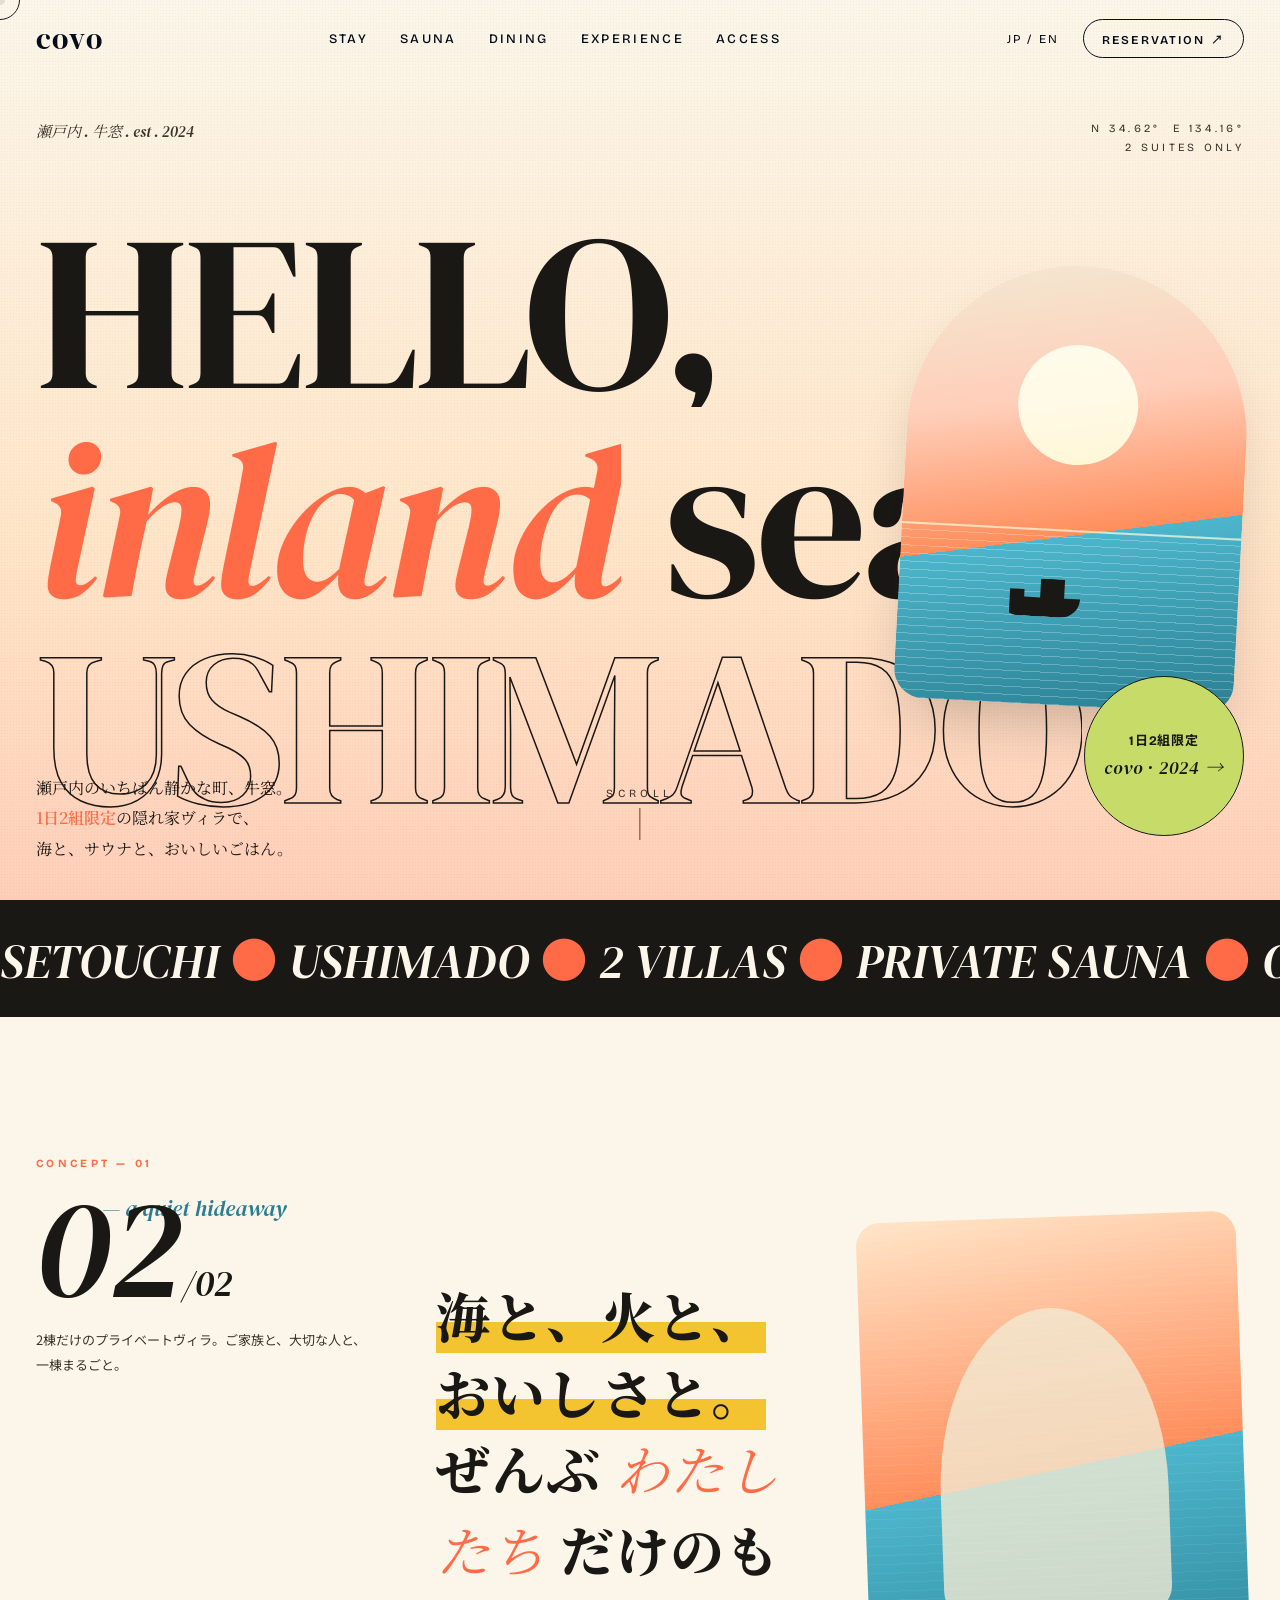
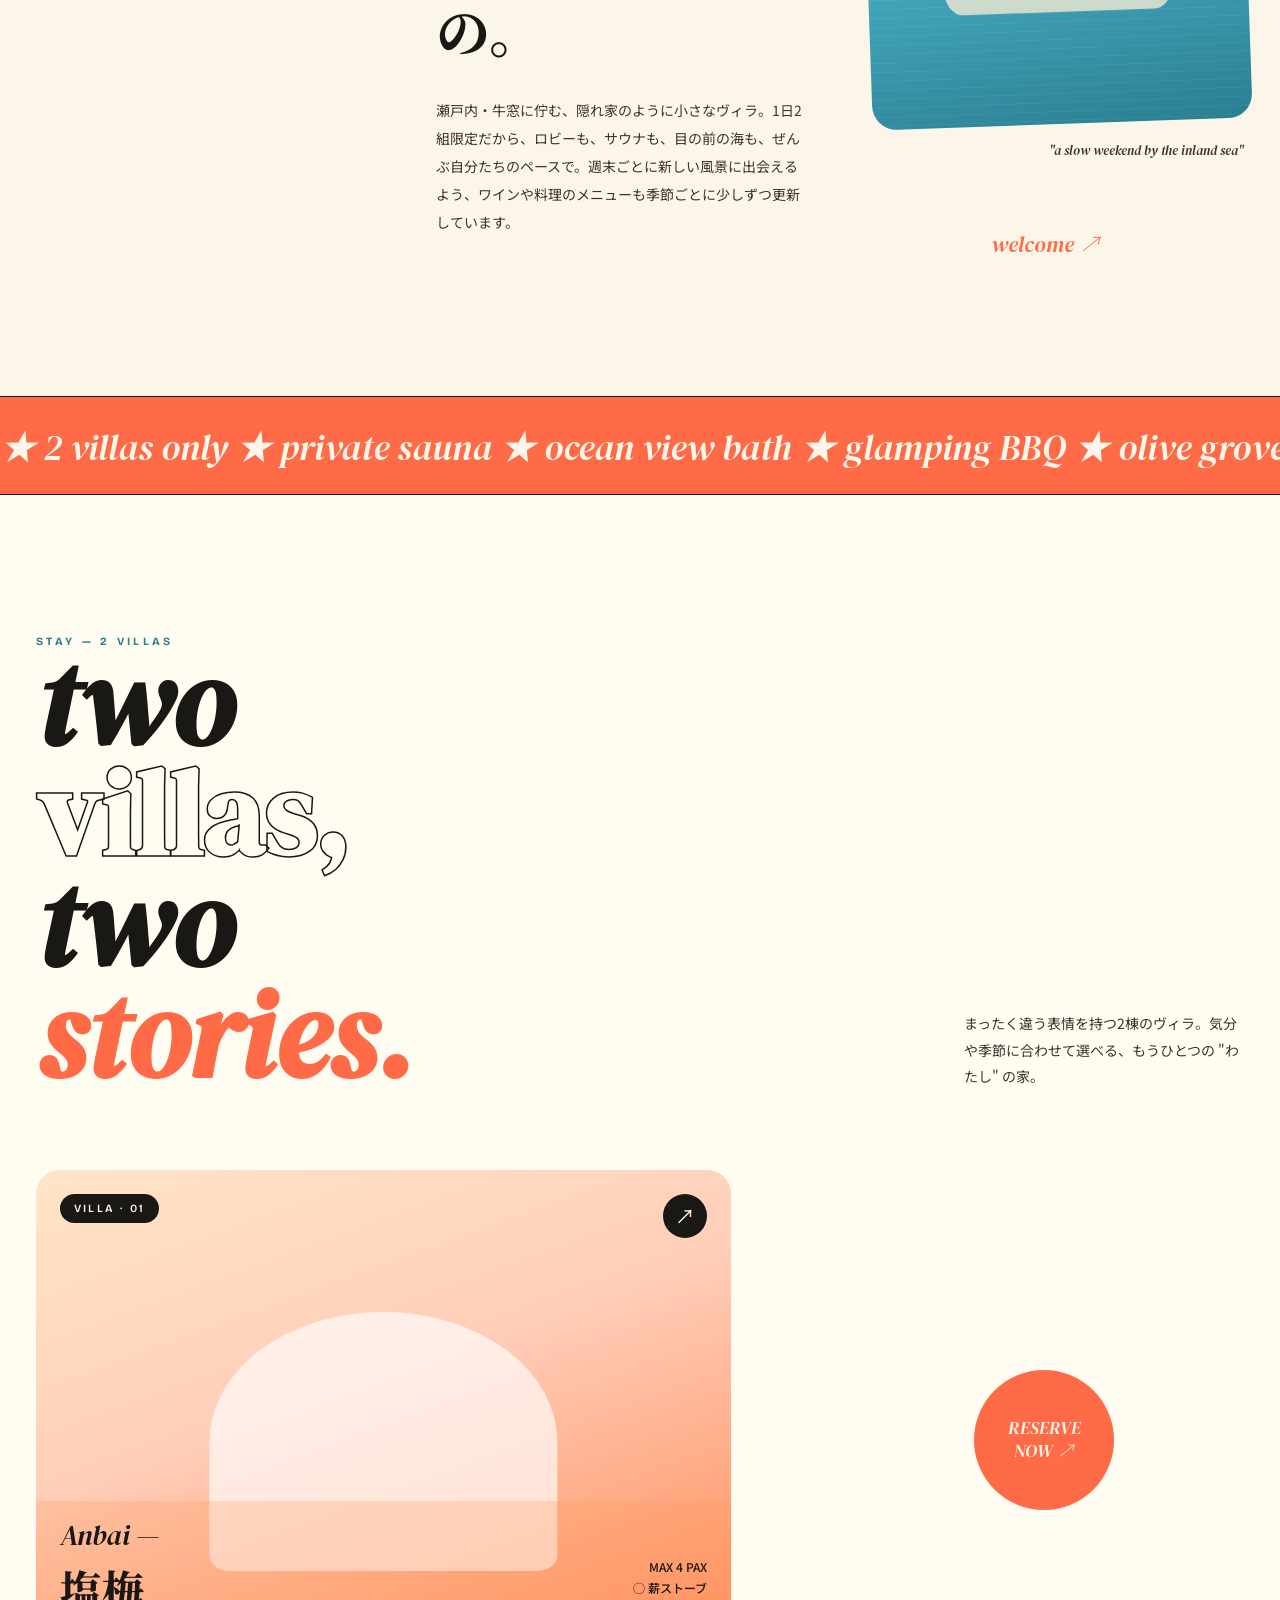
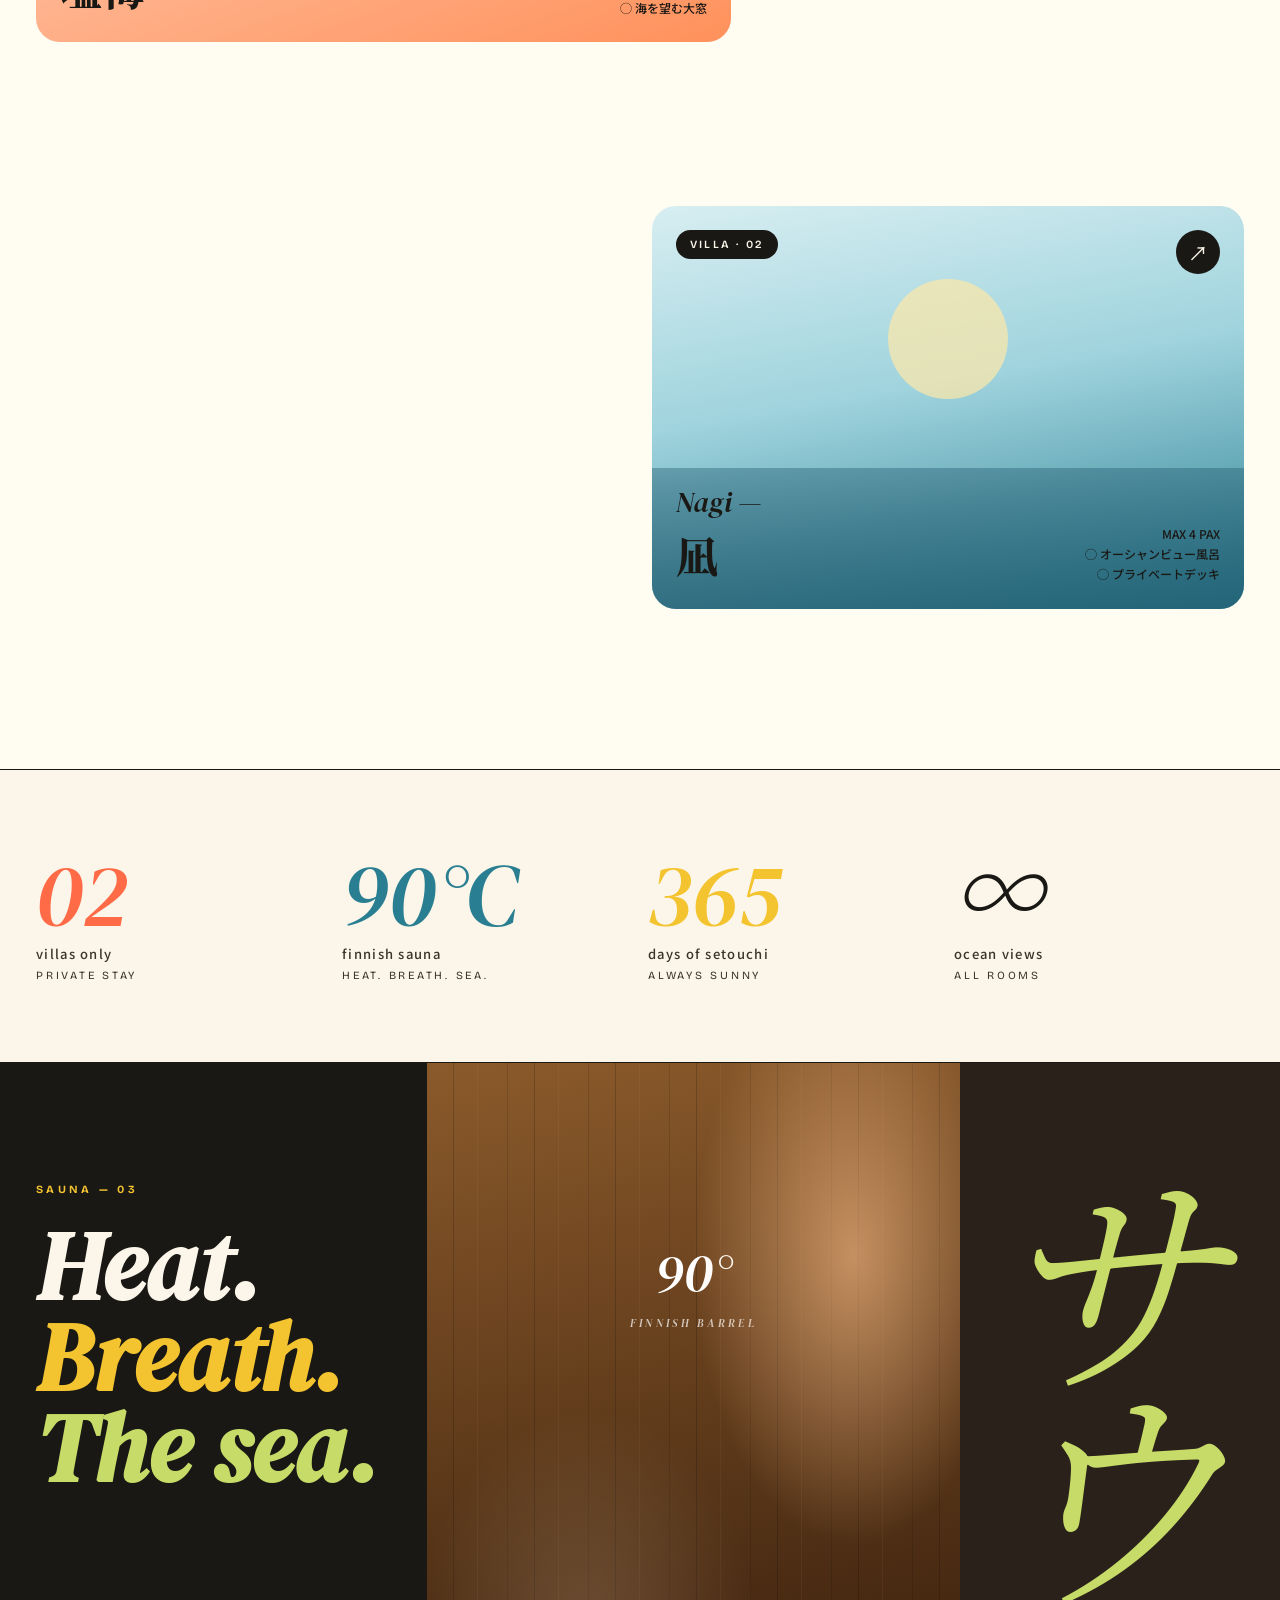
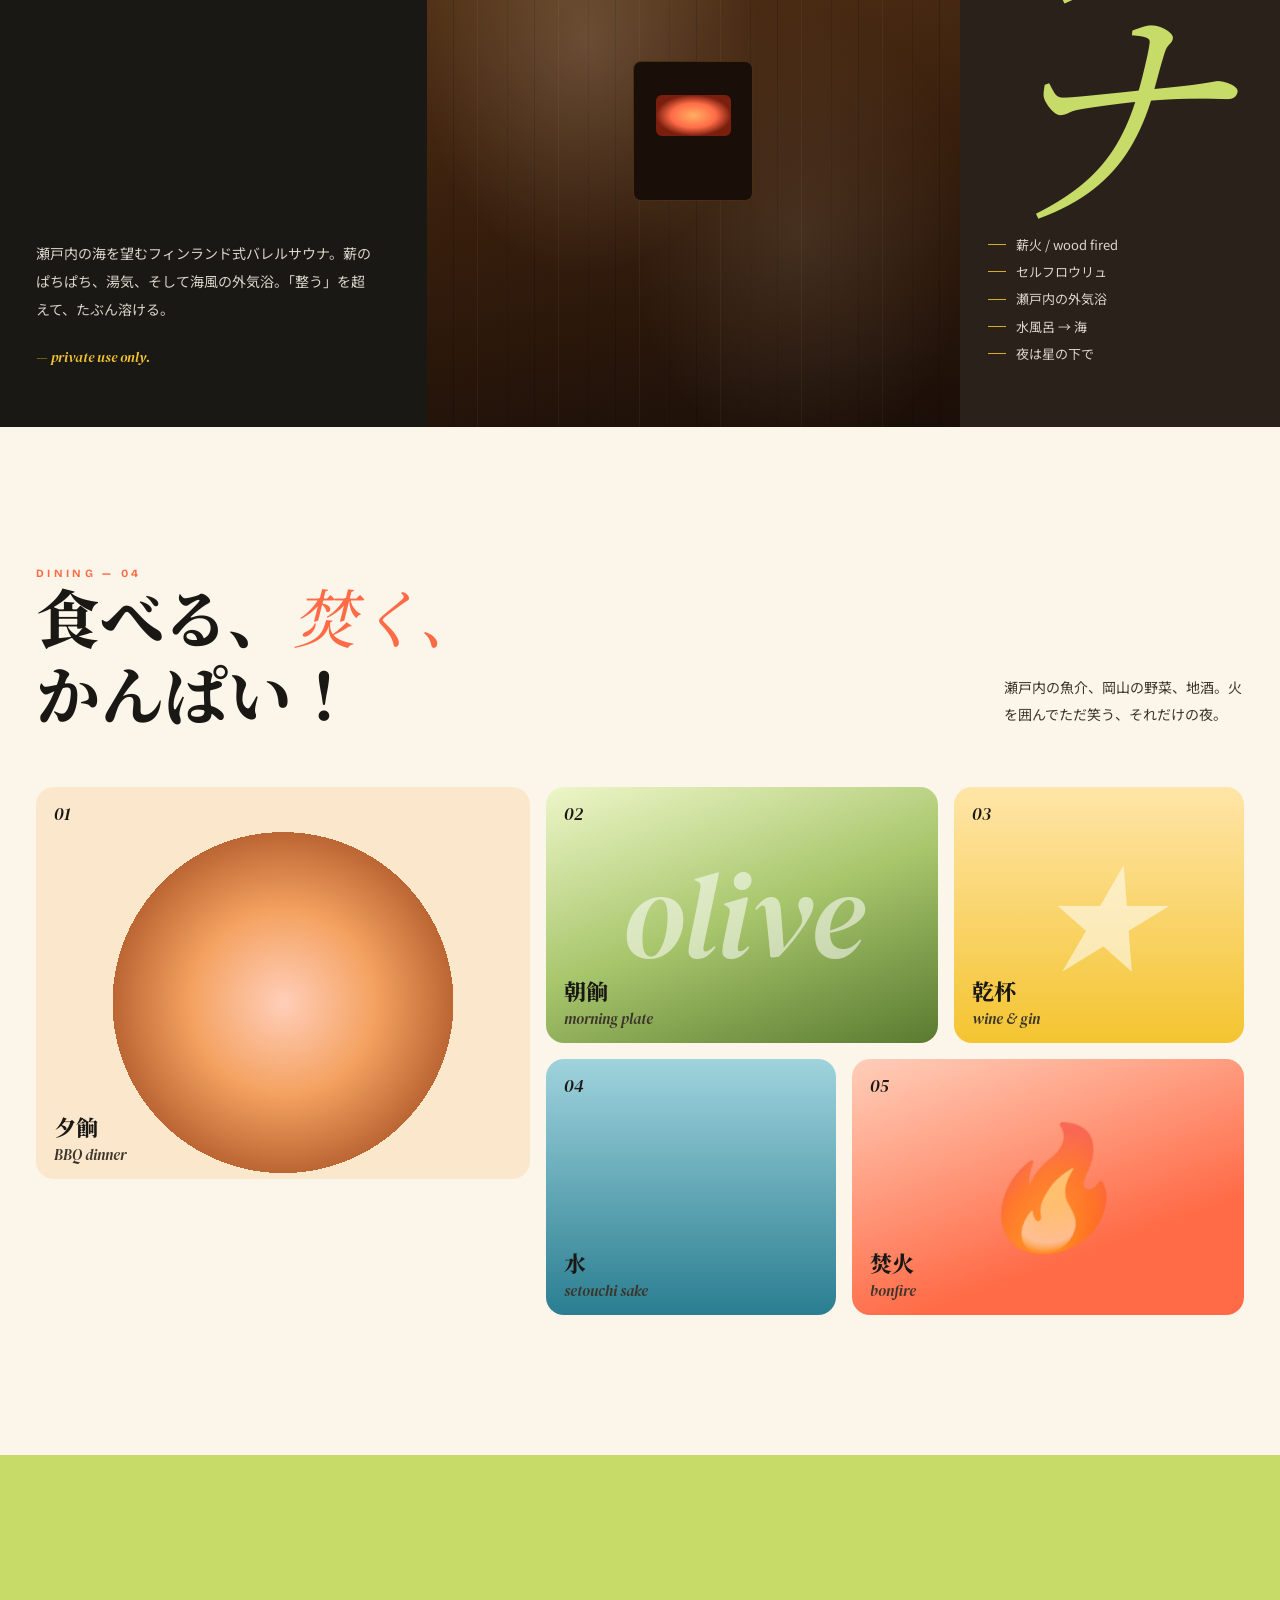
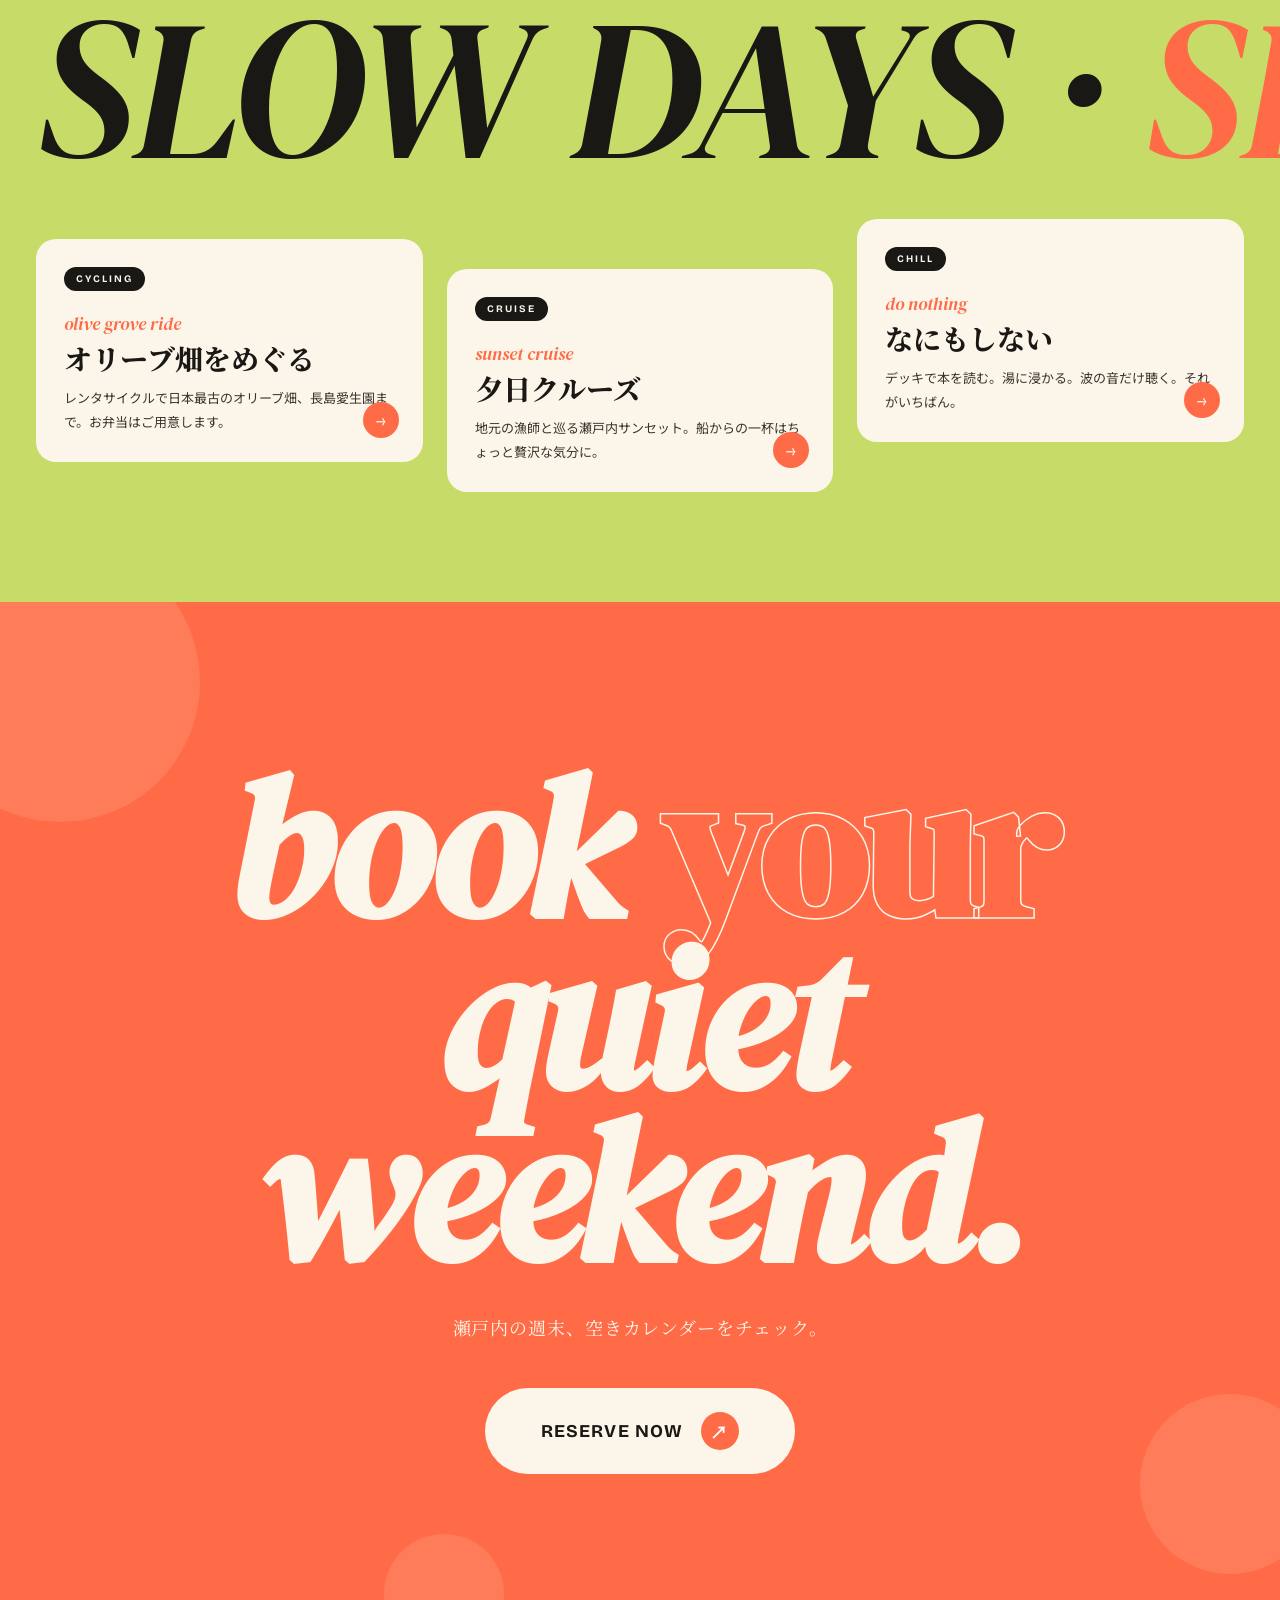
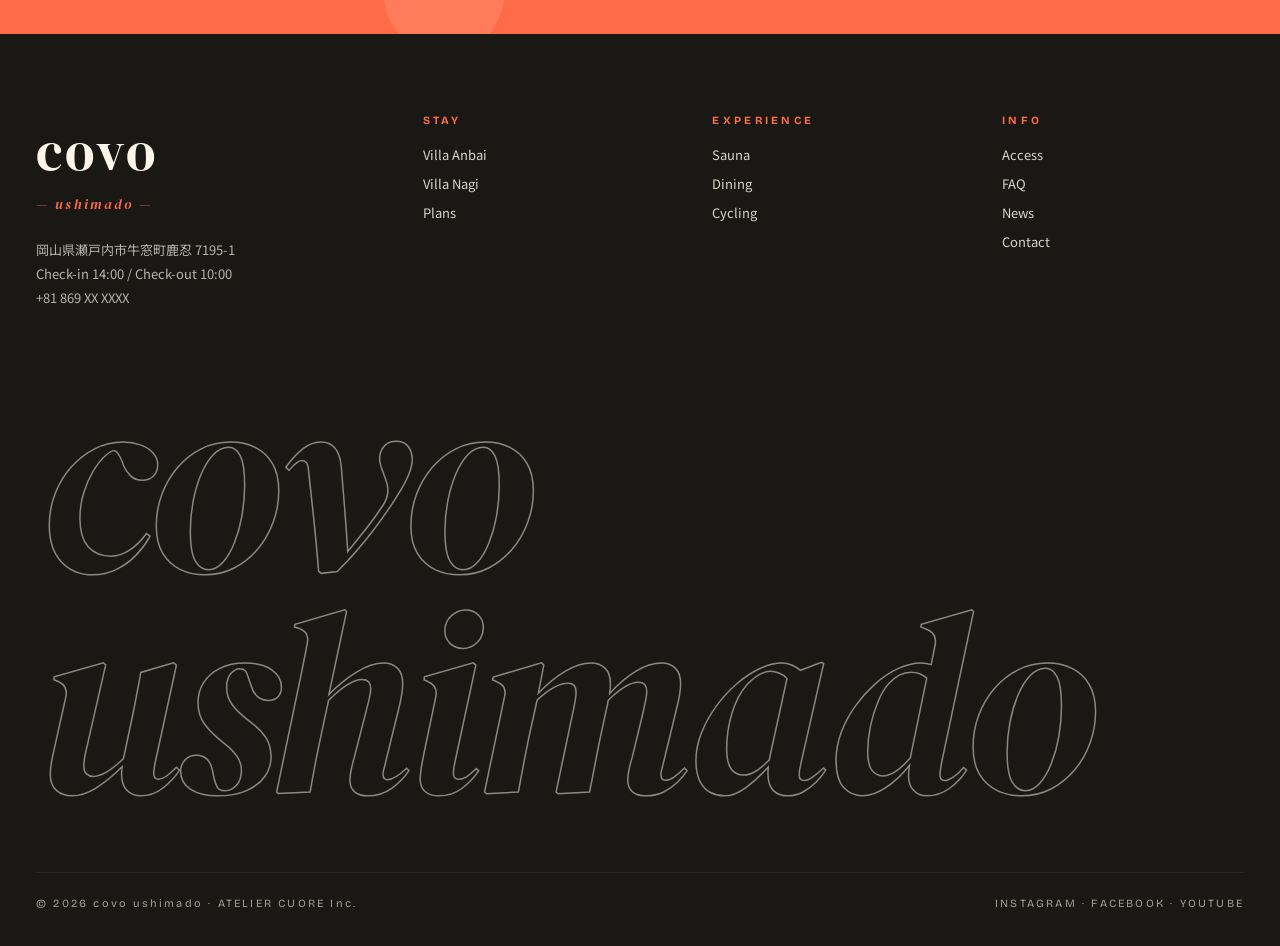
<file: covo_pop.html>
<!DOCTYPE html>
<html lang="ja">
<head>
<meta charset="UTF-8" />
<meta name="robots" content="noindex,nofollow" />
<title>covo ushimado — pop renewal mock</title>
<meta name="viewport" content="width=1440" />
<link href="https://fonts.googleapis.com/css2?family=DM+Serif+Display:ital@0;1&family=Noto+Serif+JP:wght@400;600;800&family=Noto+Sans+JP:wght@400;500;700;900&family=Bricolage+Grotesque:wght@300;500;700;800&display=swap" rel="stylesheet">
<style>
  :root{
    --cream:#FBF6E9;
    --cream2:#F2EAD3;
    --coral:#FF6B47;
    --coral2:#FF8E5C;
    --aqua:#4DB6CC;
    --aqua-deep:#2A7E91;
    --lime:#C7DC68;
    --pink:#FFCEB9;
    --mustard:#F4C430;
    --ink:#1A1815;
    --ink2:#3B342B;
    --paper:#FFFCF2;
    --serif:'DM Serif Display', 'Noto Serif JP', serif;
    --jp:'Noto Serif JP', serif;
    --sans:'Bricolage Grotesque','Noto Sans JP', system-ui, sans-serif;
    --jpsans:'Noto Sans JP', system-ui, sans-serif;
  }
  *{margin:0;padding:0;box-sizing:border-box;}
  html,body{background:var(--cream);color:var(--ink);font-family:var(--sans);overflow-x:hidden;}
  body{cursor:none;}
  a{color:inherit;text-decoration:none;}
  img{display:block;max-width:100%;}

  /* ============ Custom cursor ============ */
  .cursor{position:fixed;width:10px;height:10px;border-radius:50%;background:var(--ink);
    top:0;left:0;transform:translate(-50%,-50%);pointer-events:none;z-index:999;
    transition:width .25s ease,height .25s ease,background .25s ease;mix-blend-mode:difference;}
  .cursor.big{width:64px;height:64px;background:var(--coral);}
  .cursor-ring{position:fixed;width:40px;height:40px;border:1px solid var(--ink);border-radius:50%;
    top:0;left:0;transform:translate(-50%,-50%);pointer-events:none;z-index:998;
    transition:width .3s,height .3s,opacity .3s;}

  /* ============ Top bar ============ */
  .topbar{position:fixed;top:0;left:0;right:0;z-index:50;padding:18px 36px;
    display:flex;align-items:center;justify-content:space-between;mix-blend-mode:difference;color:#fff;
    transition:transform 0.4s cubic-bezier(0.16,1,0.3,1), padding 0.4s ease, background-color 0.4s ease, color 0.4s ease, box-shadow 0.4s ease;}
  .topbar.scrolled{mix-blend-mode:normal;background-color:rgba(251, 246, 233, 0.85);backdrop-filter:blur(12px);-webkit-backdrop-filter:blur(12px);color:var(--ink);padding:12px 36px;box-shadow:0 1px 0 rgba(59, 52, 43, 0.08);}
  .topbar.hidden{transform:translateY(-100%);}
  .topbar .logo{font-family:var(--serif);font-size:30px;letter-spacing:.04em;}
  .topbar .nav{display:flex;gap:28px;font-size:13px;letter-spacing:.18em;font-weight:500;}
  .topbar .nav a{position:relative;padding:6px 2px;}
  .topbar .nav a::after{content:"";position:absolute;left:0;right:0;bottom:0;height:1px;background:currentColor;
    transform:scaleX(0);transform-origin:right;transition:transform .35s cubic-bezier(.7,0,.15,1);}
  .topbar .nav a:hover::after{transform:scaleX(1);transform-origin:left;}
  .topbar .right{display:flex;align-items:center;gap:24px;font-size:12px;letter-spacing:.18em;}
  .topbar .booknow{padding:10px 18px;border:1px solid currentColor;border-radius:30px;font-weight:600;
    transition:background .25s,color .25s;}
  .topbar .booknow:hover{background:currentColor;color:var(--ink);}
  .topbar.scrolled .booknow:hover{background:var(--ink);color:var(--cream);}

  /* ============ Hero ============ */
  .hero{position:relative;height:100vh;min-height:780px;padding:120px 36px 60px;overflow:hidden;
    background:linear-gradient(180deg,#FBF6E9 0%,#FFE5C8 60%,#FFCEB9 100%);}
  .hero .grain{position:absolute;inset:0;background-image:radial-gradient(rgba(0,0,0,.04) 1px,transparent 1px);
    background-size:3px 3px;pointer-events:none;}
  .hero-top{display:grid;grid-template-columns:1fr auto auto;align-items:start;gap:24px;}
  .hero-top .meta{font-family:var(--serif);font-style:italic;font-size:15px;color:var(--ink2);}
  .hero-top .stamp{font-size:11px;letter-spacing:.3em;color:var(--ink2);text-align:right;line-height:1.7;}

  .hero-title{position:relative;margin-top:60px;}
  .hero-title h1{font-family:var(--serif);font-size:220px;line-height:.86;font-weight:400;letter-spacing:-.02em;}
  .hero-title h1 .it{font-style:italic;color:var(--coral);}
  .hero-title h1 .stroke{-webkit-text-stroke:1.5px var(--ink);color:transparent;}
  .hero-title h1 .word{display:inline-block;overflow:hidden;}
  .hero-title h1 .word > span{display:inline-block;transform:translateY(110%);
    animation:rise 1.1s cubic-bezier(.2,.8,.2,1) forwards;}
  .hero-title h1 .l2 > span{animation-delay:.15s;}
  .hero-title h1 .l3 > span{animation-delay:.3s;}
  @keyframes rise{to{transform:translateY(0);}}

  .hero-photo{position:absolute;right:36px;top:54%;transform:translateY(-50%) rotate(3deg);
    width:340px;height:440px;border-radius:170px 170px 30px 30px;overflow:hidden;
    box-shadow:0 30px 60px -20px rgba(20,15,5,.25);transition:transform .25s ease-out;}
  .hero-photo::before{content:"";position:absolute;inset:0;
    background:linear-gradient(170deg,#F2EAD3 0%,#FFCEB9 32%,#FF8E5C 60%,#4DB6CC 60%,#2A7E91 100%);}
  .hero-photo::after{content:"";position:absolute;left:0;right:0;top:60%;height:2px;background:#FFD; opacity:.7;}
  .hero-photo .sun{position:absolute;top:18%;left:50%;transform:translateX(-50%);
    width:120px;height:120px;border-radius:50%;background:#FFE5A8;mix-blend-mode:screen;
    animation:bob 6s ease-in-out infinite;}
  @keyframes bob{50%{transform:translate(-50%,-8px);}}
  .hero-photo .villa{position:absolute;bottom:20%;left:30%;width:80px;height:38px;
    background:var(--ink);clip-path:polygon(0 100%,12% 100%,12% 30%,30% 30%,30% 50%,50% 50%,50% 0,80% 0,80% 50%,100% 50%,100% 100%);}
  .hero-photo .ripples{position:absolute;left:0;right:0;bottom:0;top:60%;background:
    repeating-linear-gradient(180deg,transparent 0,transparent 7px,rgba(255,255,255,.25) 7px,rgba(255,255,255,.25) 8px);}

  .hero-bottom{position:absolute;left:36px;right:36px;bottom:36px;display:flex;align-items:end;justify-content:space-between;gap:24px;}
  .hero-jp{font-family:var(--jp);font-size:16px;line-height:1.9;color:var(--ink);max-width:360px;font-weight:400;}
  .hero-jp strong{font-weight:600;color:var(--coral);}

  /* sticker */
  .sticker{position:absolute;right:36px;bottom:64px;width:160px;height:160px;
    border-radius:50%;background:var(--lime);color:var(--ink);
    display:flex;align-items:center;justify-content:center;text-align:center;font-weight:700;
    font-size:13px;line-height:1.4;animation:spin 18s linear infinite;letter-spacing:.06em;
    border:1.5px solid var(--ink);}
  .sticker span{font-family:var(--serif);font-style:italic;font-weight:400;font-size:18px;display:block;margin-top:4px;}
  @keyframes spin{to{transform:rotate(360deg);}}

  .scroll-cue{position:absolute;left:50%;bottom:24px;transform:translateX(-50%);
    font-size:11px;letter-spacing:.4em;color:var(--ink2);display:flex;flex-direction:column;align-items:center;gap:8px;}
  .scroll-cue .line{width:1px;height:32px;background:var(--ink2);overflow:hidden;position:relative;}
  .scroll-cue .line::after{content:"";position:absolute;inset:0;background:var(--coral);
    animation:drip 2.2s ease-in-out infinite;}
  @keyframes drip{0%{transform:translateY(-100%);}55%{transform:translateY(0);}100%{transform:translateY(100%);}}

  /* ============ Marquee strip ============ */
  .marquee{background:var(--ink);color:var(--cream);padding:22px 0;overflow:hidden;
    border-top:1px solid var(--ink);border-bottom:1px solid var(--ink);}
  .marquee-track{display:flex;gap:48px;white-space:nowrap;animation:slide 35s linear infinite;font-family:var(--serif);font-size:48px;font-style:italic;}
  .marquee-track .dot{color:var(--coral);font-style:normal;}
  @keyframes slide{to{transform:translateX(-50%);}}

  .marquee.alt{background:var(--coral);color:var(--cream);}
  .marquee.alt .marquee-track{animation-duration:28s;animation-direction:reverse;font-size:36px;}

  /* ============ Concept ============ */
  .concept{padding:140px 36px 160px;position:relative;background:var(--cream);overflow:hidden;}
  .concept-grid{display:grid;grid-template-columns:340px 1fr 380px;gap:60px;align-items:start;}
  .concept .label{font-size:11px;letter-spacing:.3em;font-weight:700;color:var(--coral);margin-bottom:14px;}
  .concept .num{font-family:var(--serif);font-size:140px;line-height:.9;color:var(--ink);font-style:italic;}
  .concept .num small{font-size:36px;}
  .concept-mid{padding-top:120px;}
  .concept-mid h2{font-family:var(--jp);font-weight:800;font-size:54px;line-height:1.42;letter-spacing:.02em;}
  .concept-mid h2 .hl{background:linear-gradient(180deg,transparent 60%,var(--mustard) 60%);}
  .concept-mid h2 .crl{color:var(--coral);font-style:italic;font-family:var(--serif);font-weight:400;}
  .concept-mid p{margin-top:28px;font-family:var(--jpsans);font-size:14px;line-height:2;color:var(--ink2);}
  .concept-right{position:relative;padding-top:60px;}
  .concept-right .photo{width:100%;aspect-ratio:3/4;border-radius:24px;overflow:hidden;
    background:linear-gradient(170deg,#FFE5C8,#FF8E5C 50%,#4DB6CC 50%,#2A7E91);position:relative;
    transform:rotate(-2deg);}
  .concept-right .photo::before{content:"";position:absolute;left:20%;top:18%;width:60%;height:60%;
    background:#F2EAD3;border-radius:50% 50% 8% 8% / 60% 60% 8% 8%;opacity:.8;}
  .concept-right .photo::after{content:"";position:absolute;inset:0;
    background:repeating-linear-gradient(180deg,transparent 0 8px,rgba(255,255,255,.06) 8px 9px);}
  .concept-right .caption{font-family:var(--serif);font-style:italic;font-size:13px;margin-top:18px;text-align:right;color:var(--ink2);}

  .floating{position:absolute;font-family:var(--serif);font-style:italic;color:var(--aqua-deep);font-size:22px;pointer-events:none;}
  .floating.f1{left:8%;top:18%;animation:float 8s ease-in-out infinite;}
  .floating.f2{right:14%;bottom:14%;color:var(--coral);animation:float 7s ease-in-out -2s infinite;}
  @keyframes float{50%{transform:translateY(-14px) rotate(-3deg);}}

  /* ============ Stay (asymmetric villa cards) ============ */
  .stay{padding:140px 36px 160px;background:var(--paper);position:relative;overflow:hidden;}
  .stay-head{display:flex;justify-content:space-between;align-items:end;margin-bottom:80px;}
  .stay-head .lbl{font-size:11px;letter-spacing:.3em;font-weight:700;color:var(--aqua-deep);}
  .stay-head h2{font-family:var(--serif);font-size:120px;line-height:.92;font-style:italic;}
  .stay-head h2 .stroke{-webkit-text-stroke:1.5px var(--ink);color:transparent;font-style:normal;}
  .stay-head .desc{max-width:280px;font-family:var(--jpsans);font-size:14px;color:var(--ink2);line-height:1.9;}

  .villa-grid{display:grid;grid-template-columns:repeat(12,1fr);gap:24px;position:relative;}
  .villa{position:relative;overflow:hidden;border-radius:24px;cursor:none;
    transition:transform .35s cubic-bezier(.2,.8,.2,1);}
  .villa:hover{transform:translateY(-8px);}
  .villa-a{grid-column:1/8;aspect-ratio:5/3.4;background:linear-gradient(160deg,#FFE5C8,#FFCEB9 45%,#FF8E5C);}
  .villa-b{grid-column:7/13;aspect-ratio:5/3.4;background:linear-gradient(170deg,#D7EEF1,#9FD3DD 45%,#2A7E91);margin-top:140px;}
  .villa-photo-fill{position:absolute;inset:0;}
  .villa-a .villa-photo-fill::before{content:"";position:absolute;left:50%;top:30%;transform:translateX(-50%);width:50%;height:55%;background:#fff;border-radius:50% 50% 6% 6%;opacity:.65;}
  .villa-a .villa-photo-fill::after{content:"";position:absolute;bottom:0;left:0;right:0;height:30%;background:rgba(255,150,90,.25);}
  .villa-b .villa-photo-fill::before{content:"";position:absolute;top:18%;left:50%;transform:translateX(-50%);width:120px;height:120px;border-radius:50%;background:#FFE9A8;opacity:.7;}
  .villa-b .villa-photo-fill::after{content:"";position:absolute;bottom:0;left:0;right:0;height:35%;background:linear-gradient(180deg,rgba(33,90,110,.4),rgba(33,90,110,.7));}

  .villa-tag{position:absolute;top:24px;left:24px;background:var(--ink);color:var(--cream);
    padding:8px 14px;border-radius:30px;font-size:11px;letter-spacing:.2em;font-weight:600;}
  .villa-info{position:absolute;bottom:24px;left:24px;right:24px;display:flex;justify-content:space-between;align-items:end;}
  .villa-info h3{font-family:var(--jp);font-size:42px;font-weight:800;color:var(--ink);}
  .villa-info h3 em{font-family:var(--serif);font-style:italic;font-weight:400;font-size:28px;color:var(--ink);display:block;margin-bottom:4px;}
  .villa-info .meta{font-family:var(--jpsans);font-size:12px;text-align:right;color:var(--ink);line-height:1.7;font-weight:500;}
  .villa .arrow{position:absolute;right:24px;top:24px;width:44px;height:44px;border-radius:50%;background:var(--ink);
    color:var(--cream);display:flex;align-items:center;justify-content:center;
    transition:transform .35s,background .25s;font-size:20px;}
  .villa:hover .arrow{transform:rotate(-45deg);background:var(--coral);}

  /* floating sticker on stay */
  .stay-sticker{position:absolute;right:130px;top:200px;width:140px;height:140px;border-radius:50%;
    background:var(--coral);color:var(--cream);display:flex;align-items:center;justify-content:center;
    font-family:var(--serif);font-size:18px;font-style:italic;text-align:center;line-height:1.25;
    animation:spin 14s linear infinite reverse;z-index:2;}

  /* ============ Numbers strip ============ */
  .numbers{padding:80px 36px;background:var(--cream);display:grid;grid-template-columns:repeat(4,1fr);gap:16px;border-top:1px solid var(--ink);border-bottom:1px solid var(--ink);}
  .num-cell{display:flex;flex-direction:column;gap:6px;}
  .num-cell .big{font-family:var(--serif);font-size:88px;line-height:1;font-style:italic;}
  .num-cell .big .c{color:var(--coral);}
  .num-cell .big .a{color:var(--aqua-deep);}
  .num-cell .big .m{color:var(--mustard);}
  .num-cell .lbl{font-family:var(--jpsans);font-size:13px;letter-spacing:.1em;color:var(--ink2);font-weight:500;}
  .num-cell .sub{font-size:11px;letter-spacing:.25em;color:var(--ink2);text-transform:uppercase;}

  /* ============ Sauna (asym split) ============ */
  .sauna{padding:0;background:var(--ink);color:var(--cream);position:relative;overflow:hidden;}
  .sauna-wrap{display:grid;grid-template-columns:4fr 5fr 3fr;min-height:760px;}
  .sauna-left{padding:120px 36px 60px;position:relative;display:flex;flex-direction:column;justify-content:space-between;}
  .sauna-left .lbl{font-size:11px;letter-spacing:.3em;font-weight:700;color:var(--mustard);margin-bottom:24px;}
  .sauna-left h2{font-family:var(--serif);font-size:96px;font-style:italic;line-height:.95;}
  .sauna-left h2 .y{color:var(--mustard);}
  .sauna-left h2 .l{color:var(--lime);}
  .sauna-left .desc{font-family:var(--jpsans);font-size:14px;line-height:2;color:var(--cream);opacity:.85;max-width:340px;}
  .sauna-left .tag{font-family:var(--serif);font-style:italic;font-size:14px;color:var(--mustard);}

  .sauna-mid{position:relative;background:linear-gradient(170deg,#8B5A2B,#3a200d 70%,#1A0E08);overflow:hidden;}
  .sauna-mid::before{content:"";position:absolute;inset:0;
    background:repeating-linear-gradient(90deg,
      rgba(60,30,12,.0) 0 26px, rgba(0,0,0,.18) 26px 27px,
      rgba(0,0,0,.0) 27px 50px, rgba(255,200,150,.05) 50px 51px,
      rgba(0,0,0,.0) 51px 80px, rgba(0,0,0,.12) 80px 81px);}
  .sauna-mid::after{content:"";position:absolute;top:-10%;right:-10%;width:60%;height:60%;border-radius:50%;
    background:radial-gradient(closest-side,rgba(255,194,140,.6),rgba(255,194,140,0));}
  .sauna-mid .smoke{position:absolute;inset:0;
    background:radial-gradient(40% 30% at 30% 60%,rgba(255,230,200,.18),transparent 80%),
               radial-gradient(40% 30% at 70% 80%,rgba(255,230,200,.10),transparent 80%);
    animation:smoke 14s ease-in-out infinite;}
  @keyframes smoke{50%{transform:translateY(-12px) scale(1.03);}}
  .sauna-mid .stove{position:absolute;left:50%;top:62%;transform:translateX(-50%);width:120px;height:140px;
    background:#1A0E08;border-radius:8px;border:1px solid #4A2D15;}
  .sauna-mid .stove::before{content:"";position:absolute;left:18%;top:24%;width:64%;height:30%;
    background:radial-gradient(closest-side,#FFB063,#FF6B47 60%,#7A1F0E);border-radius:6px;}
  .sauna-mid .temp{position:absolute;left:50%;top:18%;transform:translateX(-50%);
    font-family:var(--serif);font-style:italic;color:#fff;font-size:54px;text-align:center;}
  .sauna-mid .temp small{display:block;font-size:11px;letter-spacing:.3em;margin-top:6px;opacity:.7;}

  .sauna-right{padding:120px 28px 60px;position:relative;background:#2A211B;display:flex;flex-direction:column;justify-content:space-between;}
  .sauna-right .vbig{font-family:var(--serif);font-size:240px;line-height:.9;font-style:italic;color:var(--lime);}
  .sauna-right .feature-list{font-family:var(--jpsans);font-size:13px;line-height:2.1;color:var(--cream);opacity:.85;}
  .sauna-right .feature-list li{list-style:none;display:flex;gap:10px;align-items:center;}
  .sauna-right .feature-list li::before{content:"";width:18px;height:1px;background:var(--mustard);}

  /* ============ Dining (asym 5-tile gallery) ============ */
  .dining{padding:140px 36px;background:var(--cream);position:relative;overflow:hidden;}
  .dining-head{display:flex;align-items:end;justify-content:space-between;gap:40px;margin-bottom:60px;}
  .dining-head .lbl{font-size:11px;letter-spacing:.3em;font-weight:700;color:var(--coral);}
  .dining-head h2{font-family:var(--jp);font-weight:800;font-size:64px;line-height:1.1;}
  .dining-head h2 .crl{color:var(--coral);font-family:var(--serif);font-style:italic;font-weight:400;}
  .dining-head .desc{font-family:var(--jpsans);font-size:14px;color:var(--ink2);max-width:240px;line-height:1.9;}

  .dining-grid{display:grid;grid-template-columns:repeat(12,1fr);grid-auto-rows:120px;gap:16px;}
  .tile{position:relative;border-radius:18px;overflow:hidden;background:#E8DDC8;}
  .tile.t1{grid-column:1/6;grid-row:1/4;background:radial-gradient(circle at 50% 55%,#FFCEB9 0%, #F4A261 28%, #BB6633 52%, transparent 52%),#FBE7CB;}
  .tile.t2{grid-column:6/10;grid-row:1/3;background:linear-gradient(160deg,#EDF6C8,#A8C66C,#5A7A30);}
  .tile.t3{grid-column:10/13;grid-row:1/3;background:linear-gradient(180deg,#FFE5A8,#F4C430);}
  .tile.t4{grid-column:6/9;grid-row:3/5;background:linear-gradient(180deg,#9FD3DD,#2A7E91);}
  .tile.t5{grid-column:9/13;grid-row:3/5;background:linear-gradient(160deg,#FFCEB9,#FF6B47 70%);}
  .tile .num{position:absolute;top:14px;left:18px;font-family:var(--serif);font-style:italic;font-size:18px;color:var(--ink);}
  .tile .ttl{position:absolute;bottom:14px;left:18px;font-family:var(--jp);font-weight:800;font-size:22px;color:var(--ink);}
  .tile .ttl em{font-family:var(--serif);font-style:italic;font-weight:400;font-size:15px;display:block;margin-top:2px;color:var(--ink2);}
  .tile:hover .ttl{transform:translateY(-4px);transition:transform .3s;}
  .tile-icon{position:absolute;top:50%;left:50%;transform:translate(-50%,-50%);font-family:var(--serif);font-size:120px;color:#fff;opacity:.55;font-style:italic;}

  /* ============ Experience scroll-pin ============ */
  .exp{background:var(--lime);color:var(--ink);padding:140px 36px;position:relative;overflow:hidden;}
  .exp .marquee-inner{font-family:var(--serif);font-size:200px;font-style:italic;line-height:.92;letter-spacing:-.02em;
    white-space:nowrap;animation:slide 30s linear infinite;}
  .exp .marquee-inner span{color:var(--coral);}
  .exp .row{display:grid;grid-template-columns:1fr 1fr 1fr;gap:24px;margin-top:60px;}
  .exp .item{padding:28px;background:var(--cream);border-radius:20px;position:relative;
    transform:translateY(0);transition:transform .35s cubic-bezier(.2,.8,.2,1);}
  .exp .item:hover{transform:translateY(-8px) rotate(-1deg);}
  .exp .item:nth-child(2){transform:translateY(30px);}
  .exp .item:nth-child(2):hover{transform:translateY(22px) rotate(1deg);}
  .exp .item:nth-child(3){transform:translateY(-20px);}
  .exp .item:nth-child(3):hover{transform:translateY(-28px) rotate(-1deg);}
  .exp .item .badge{display:inline-block;padding:6px 12px;border-radius:30px;background:var(--ink);color:var(--cream);font-size:10px;letter-spacing:.2em;font-weight:700;}
  .exp .item h3{font-family:var(--jp);font-weight:800;font-size:28px;margin:20px 0 8px;}
  .exp .item h3 em{display:block;font-family:var(--serif);font-style:italic;font-weight:400;color:var(--coral);font-size:18px;margin-bottom:2px;}
  .exp .item p{font-family:var(--jpsans);font-size:13px;color:var(--ink2);line-height:1.85;}
  .exp .item .arrow{position:absolute;right:24px;bottom:24px;width:36px;height:36px;border-radius:50%;background:var(--coral);color:var(--cream);display:flex;align-items:center;justify-content:center;}

  /* ============ Booking / CTA ============ */
  .cta{padding:160px 36px;background:var(--coral);color:var(--cream);position:relative;overflow:hidden;}
  .cta h2{font-family:var(--serif);font-size:200px;line-height:.86;font-style:italic;text-align:center;letter-spacing:-.02em;}
  .cta h2 .stroke{-webkit-text-stroke:1.5px var(--cream);color:transparent;font-style:normal;}
  .cta .sub{text-align:center;font-family:var(--jp);font-size:18px;margin-top:36px;letter-spacing:.05em;}
  .cta .btn-wrap{display:flex;justify-content:center;margin-top:48px;}
  .cta .btn{padding:24px 56px;background:var(--cream);color:var(--ink);border-radius:60px;font-weight:700;
    font-size:18px;letter-spacing:.06em;display:inline-flex;align-items:center;gap:18px;
    transition:transform .25s,background .25s,color .25s;}
  .cta .btn:hover{background:var(--ink);color:var(--cream);transform:scale(1.05);}
  .cta .btn .arrow{width:38px;height:38px;border-radius:50%;background:var(--coral);display:flex;align-items:center;justify-content:center;color:#fff;}
  .cta-circles span{position:absolute;border-radius:50%;background:var(--cream);opacity:.12;}
  .cta-circles .c1{width:280px;height:280px;left:-80px;top:-60px;}
  .cta-circles .c2{width:180px;height:180px;right:-40px;bottom:60px;}
  .cta-circles .c3{width:120px;height:120px;left:30%;bottom:-20px;}

  /* ============ Footer ============ */
  footer{background:var(--ink);color:var(--cream);padding:80px 36px 36px;}
  .ftr{display:grid;grid-template-columns:1.4fr 1fr 1fr 1fr;gap:48px;align-items:start;}
  .ftr .logo{font-family:var(--serif);font-size:54px;letter-spacing:.04em;}
  .ftr .logo small{display:block;font-size:14px;font-style:italic;color:var(--coral);margin-top:6px;}
  .ftr .col h4{font-size:11px;letter-spacing:.3em;color:var(--coral);margin-bottom:18px;font-weight:700;}
  .ftr .col li{list-style:none;margin-bottom:10px;font-family:var(--jpsans);font-size:13px;color:var(--cream);opacity:.85;}
  .ftr .col a:hover{color:var(--coral);}
  .ftr .info{font-family:var(--jpsans);font-size:13px;line-height:1.85;}
  .ftr-bot{display:flex;justify-content:space-between;align-items:center;margin-top:60px;padding-top:24px;border-top:1px solid #3A332A;font-size:11px;letter-spacing:.2em;opacity:.6;}
  .ftr-huge{font-family:var(--serif);font-size:260px;line-height:.85;font-style:italic;color:transparent;-webkit-text-stroke:1.5px var(--cream);margin-top:60px;letter-spacing:-.02em;opacity:.5;}

  /* ============ Reveal animation ============ */
  .reveal{opacity:0;transform:translateY(40px);transition:opacity .9s ease,transform 1s cubic-bezier(.2,.8,.2,1);}
  .reveal.in{opacity:1;transform:translateY(0);}

  /* Tabler icons */
  .ti{font-family:'tabler-icons';font-style:normal;}

  @media (max-width:900px){
    body{cursor:auto;} .cursor,.cursor-ring{display:none;}
    .hero-title h1{font-size:120px;} .hero-photo{display:none;}
    .concept-grid,.sauna-wrap,.numbers,.ftr,.exp .row,.villa-grid{grid-template-columns:1fr;}
    .villa-b{margin-top:0;}
  }
</style>
</head>
<body>

<!-- Custom cursor -->
<div class="cursor" id="cur"></div>
<div class="cursor-ring" id="curR"></div>

<!-- Top bar -->
<nav class="topbar">
  <a class="logo" href="#">covo</a>
  <div class="nav">
    <a href="#stay">STAY</a>
    <a href="#sauna">SAUNA</a>
    <a href="#dining">DINING</a>
    <a href="#exp">EXPERIENCE</a>
    <a href="#access">ACCESS</a>
  </div>
  <div class="right">
    <span>JP / EN</span>
    <a class="booknow" href="#cta">RESERVATION ↗</a>
  </div>
</nav>

<!-- ============ HERO ============ -->
<section class="hero">
  <div class="grain"></div>
  <div class="hero-top">
    <div class="meta">瀬戸内 . 牛窓 . est . 2024</div>
    <div></div>
    <div class="stamp">N 34.62°&nbsp;&nbsp;E 134.16°<br>2 SUITES ONLY</div>
  </div>

  <div class="hero-title">
    <h1>
      <div class="word l1"><span>HELLO,</span></div><br>
      <span class="it word l2"><span>inland</span></span>
      <span class="word l2"><span>sea.</span></span><br>
      <span class="stroke word l3"><span>USHIMADO</span></span>
    </h1>
  </div>

  <div class="hero-photo" id="heroPhoto">
    <div class="sun"></div>
    <div class="ripples"></div>
    <div class="villa"></div>
  </div>

  <div class="sticker">
    <div>
      1日<strong>2組</strong>限定<br>
      <span>covo · 2024 →</span>
    </div>
  </div>

  <div class="hero-bottom">
    <p class="hero-jp">
      瀬戸内のいちばん静かな町、牛窓。<br>
      <strong>1日2組限定</strong>の隠れ家ヴィラで、<br>
      海と、サウナと、おいしいごはん。
    </p>
    <div class="scroll-cue">
      <span>SCROLL</span>
      <div class="line"></div>
    </div>
  </div>
</section>

<!-- Marquee strip 1 -->
<div class="marquee">
  <div class="marquee-track">
    <span>SETOUCHI <i class="dot">●</i> USHIMADO <i class="dot">●</i> 2 VILLAS <i class="dot">●</i> PRIVATE SAUNA <i class="dot">●</i> OCEAN VIEW <i class="dot">●</i> EST. 2024 <i class="dot">●</i></span>
    <span>SETOUCHI <i class="dot">●</i> USHIMADO <i class="dot">●</i> 2 VILLAS <i class="dot">●</i> PRIVATE SAUNA <i class="dot">●</i> OCEAN VIEW <i class="dot">●</i> EST. 2024 <i class="dot">●</i></span>
  </div>
</div>

<!-- ============ CONCEPT ============ -->
<section class="concept">
  <span class="floating f1">— a quiet hideaway</span>
  <span class="floating f2">welcome ↗</span>

  <div class="concept-grid">
    <div class="reveal">
      <div class="label">CONCEPT — 01</div>
      <div class="num">02<small>/02</small></div>
      <p style="margin-top:18px;font-family:var(--jpsans);font-size:13px;line-height:1.9;color:var(--ink2);">2棟だけのプライベートヴィラ。ご家族と、大切な人と、一棟まるごと。</p>
    </div>

    <div class="concept-mid reveal">
      <h2>
        <span class="hl">海と、火と、おいしさと。</span><br>
        ぜんぶ <span class="crl">わたしたち</span> だけのもの。
      </h2>
      <p>瀬戸内・牛窓に佇む、隠れ家のように小さなヴィラ。1日2組限定だから、ロビーも、サウナも、目の前の海も、ぜんぶ自分たちのペースで。週末ごとに新しい風景に出会えるよう、ワインや料理のメニューも季節ごとに少しずつ更新しています。</p>
    </div>

    <div class="concept-right reveal">
      <div class="photo"></div>
      <p class="caption">"a slow weekend by the inland sea"</p>
    </div>
  </div>
</section>

<!-- Marquee strip 2 -->
<div class="marquee alt">
  <div class="marquee-track">
    <span>★ 2 villas only ★ private sauna ★ ocean view bath ★ glamping BBQ ★ olive grove cycling ★ sunset cruise ★</span>
    <span>★ 2 villas only ★ private sauna ★ ocean view bath ★ glamping BBQ ★ olive grove cycling ★ sunset cruise ★</span>
  </div>
</div>

<!-- ============ STAY ============ -->
<section class="stay" id="stay">
  <div class="stay-head reveal">
    <div>
      <div class="lbl">STAY — 2 VILLAS</div>
      <h2>two<br><span class="stroke">villas,</span><br>two<br><em style="font-style:italic;color:var(--coral);">stories.</em></h2>
    </div>
    <div class="desc">
      まったく違う表情を持つ2棟のヴィラ。気分や季節に合わせて選べる、もうひとつの "わたし" の家。
    </div>
  </div>

  <div class="villa-grid">
    <div class="stay-sticker">RESERVE<br>NOW ↗</div>
    <a class="villa villa-a reveal" href="#">
      <div class="villa-photo-fill"></div>
      <div class="villa-tag">VILLA · 01</div>
      <div class="arrow">↗</div>
      <div class="villa-info">
        <h3><em>Anbai —</em>塩梅</h3>
        <div class="meta">
          MAX 4 PAX<br>
          ◯ 薪ストーブ<br>
          ◯ 海を望む大窓
        </div>
      </div>
    </a>
    <a class="villa villa-b reveal" href="#">
      <div class="villa-photo-fill"></div>
      <div class="villa-tag">VILLA · 02</div>
      <div class="arrow">↗</div>
      <div class="villa-info">
        <h3><em>Nagi —</em>凪</h3>
        <div class="meta">
          MAX 4 PAX<br>
          ◯ オーシャンビュー風呂<br>
          ◯ プライベートデッキ
        </div>
      </div>
    </a>
  </div>
</section>

<!-- Numbers strip -->
<section class="numbers reveal">
  <div class="num-cell">
    <div class="big"><span class="c">02</span></div>
    <div class="lbl">villas only</div>
    <div class="sub">private stay</div>
  </div>
  <div class="num-cell">
    <div class="big"><span class="a">90°C</span></div>
    <div class="lbl">finnish sauna</div>
    <div class="sub">heat. breath. sea.</div>
  </div>
  <div class="num-cell">
    <div class="big"><span class="m">365</span></div>
    <div class="lbl">days of setouchi</div>
    <div class="sub">always sunny</div>
  </div>
  <div class="num-cell">
    <div class="big">∞</div>
    <div class="lbl">ocean views</div>
    <div class="sub">all rooms</div>
  </div>
</section>

<!-- ============ SAUNA ============ -->
<section class="sauna" id="sauna">
  <div class="sauna-wrap">
    <div class="sauna-left reveal">
      <div>
        <div class="lbl">SAUNA — 03</div>
        <h2>Heat.<br><span class="y">Breath.</span><br><span class="l">The sea.</span></h2>
      </div>
      <div>
        <p class="desc">瀬戸内の海を望むフィンランド式バレルサウナ。薪のぱちぱち、湯気、そして海風の外気浴。「整う」を超えて、たぶん溶ける。</p>
        <p class="tag" style="margin-top:24px;">— private use only.</p>
      </div>
    </div>
    <div class="sauna-mid">
      <div class="smoke"></div>
      <div class="temp">90°<small>FINNISH BARREL</small></div>
      <div class="stove"></div>
    </div>
    <div class="sauna-right reveal">
      <div class="vbig">サウナ</div>
      <ul class="feature-list">
        <li>薪火 / wood fired</li>
        <li>セルフロウリュ</li>
        <li>瀬戸内の外気浴</li>
        <li>水風呂 → 海</li>
        <li>夜は星の下で</li>
      </ul>
    </div>
  </div>
</section>

<!-- ============ DINING ============ -->
<section class="dining" id="dining">
  <div class="dining-head reveal">
    <div>
      <div class="lbl">DINING — 04</div>
      <h2>食べる、<span class="crl">焚く、</span><br>かんぱい！</h2>
    </div>
    <div class="desc">
      瀬戸内の魚介、岡山の野菜、地酒。火を囲んでただ笑う、それだけの夜。
    </div>
  </div>

  <div class="dining-grid">
    <div class="tile t1">
      <div class="num">01</div>
      <div class="ttl">夕餉<em>BBQ dinner</em></div>
    </div>
    <div class="tile t2">
      <div class="num">02</div>
      <div class="tile-icon">olive</div>
      <div class="ttl">朝餉<em>morning plate</em></div>
    </div>
    <div class="tile t3">
      <div class="num">03</div>
      <div class="tile-icon">★</div>
      <div class="ttl">乾杯<em>wine & gin</em></div>
    </div>
    <div class="tile t4">
      <div class="num">04</div>
      <div class="ttl">水<em>setouchi sake</em></div>
    </div>
    <div class="tile t5">
      <div class="num">05</div>
      <div class="tile-icon">🔥</div>
      <div class="ttl">焚火<em>bonfire</em></div>
    </div>
  </div>
</section>

<!-- ============ EXPERIENCE ============ -->
<section class="exp" id="exp">
  <div class="marquee-inner">SLOW DAYS · <span>SLOWER WAVES</span> · SLOW DAYS · <span>SLOWER WAVES</span> · SLOW DAYS · <span>SLOWER WAVES</span> ·</div>
  <div class="row">
    <div class="item reveal">
      <div class="badge">CYCLING</div>
      <h3><em>olive grove ride</em>オリーブ畑をめぐる</h3>
      <p>レンタサイクルで日本最古のオリーブ畑、長島愛生園まで。お弁当はご用意します。</p>
      <div class="arrow">→</div>
    </div>
    <div class="item reveal">
      <div class="badge">CRUISE</div>
      <h3><em>sunset cruise</em>夕日クルーズ</h3>
      <p>地元の漁師と巡る瀬戸内サンセット。船からの一杯はちょっと贅沢な気分に。</p>
      <div class="arrow">→</div>
    </div>
    <div class="item reveal">
      <div class="badge">CHILL</div>
      <h3><em>do nothing</em>なにもしない</h3>
      <p>デッキで本を読む。湯に浸かる。波の音だけ聴く。それがいちばん。</p>
      <div class="arrow">→</div>
    </div>
  </div>
</section>

<!-- ============ CTA ============ -->
<section class="cta" id="cta">
  <div class="cta-circles"><span class="c1"></span><span class="c2"></span><span class="c3"></span></div>
  <h2>
    book <span class="stroke">your</span><br>
    quiet weekend.
  </h2>
  <p class="sub">瀬戸内の週末、空きカレンダーをチェック。</p>
  <div class="btn-wrap">
    <a class="btn" href="#">RESERVE NOW <span class="arrow">↗</span></a>
  </div>
</section>

<!-- ============ FOOTER ============ -->
<footer id="access">
  <div class="ftr">
    <div>
      <div class="logo">covo<small>— ushimado —</small></div>
      <p class="info" style="margin-top:24px;opacity:.7;">岡山県瀬戸内市牛窓町鹿忍 7195-1<br>Check-in 14:00 / Check-out 10:00<br>+81 869 XX XXXX</p>
    </div>
    <div class="col">
      <h4>STAY</h4>
      <ul><li><a href="#">Villa Anbai</a></li><li><a href="#">Villa Nagi</a></li><li><a href="#">Plans</a></li></ul>
    </div>
    <div class="col">
      <h4>EXPERIENCE</h4>
      <ul><li><a href="#">Sauna</a></li><li><a href="#">Dining</a></li><li><a href="#">Cycling</a></li></ul>
    </div>
    <div class="col">
      <h4>INFO</h4>
      <ul><li><a href="#">Access</a></li><li><a href="#">FAQ</a></li><li><a href="#">News</a></li><li><a href="#">Contact</a></li></ul>
    </div>
  </div>
  <div class="ftr-huge">covo ushimado</div>
  <div class="ftr-bot">
    <span>© 2026 covo ushimado · ATELIER CUORE Inc.</span>
    <span>INSTAGRAM · FACEBOOK · YOUTUBE</span>
  </div>
</footer>

<script>
  // Custom cursor
  const cur = document.getElementById('cur');
  const curR = document.getElementById('curR');
  let mx=0,my=0,rx=0,ry=0;
  window.addEventListener('mousemove',e=>{
    mx=e.clientX;my=e.clientY;
    cur.style.left=mx+'px'; cur.style.top=my+'px';
  });
  function ringLoop(){
    rx += (mx-rx)*0.18; ry += (my-ry)*0.18;
    curR.style.left=rx+'px'; curR.style.top=ry+'px';
    requestAnimationFrame(ringLoop);
  } ringLoop();
  document.querySelectorAll('a, .villa, .btn, .arrow, .tile').forEach(el=>{
    el.addEventListener('mouseenter',()=>{cur.classList.add('big');});
    el.addEventListener('mouseleave',()=>{cur.classList.remove('big');});
  });

  // Hero photo parallax tilt
  const photo = document.getElementById('heroPhoto');
  window.addEventListener('mousemove', e=>{
    if(!photo) return;
    const x = (e.clientX/window.innerWidth - 0.5) * 14;
    const y = (e.clientY/window.innerHeight - 0.5) * 14;
    photo.style.transform = `translateY(-50%) rotate(3deg) translate(${-x}px, ${-y}px)`;
  });

  // Reveal on scroll
  const io = new IntersectionObserver(es=>{
    es.forEach(e=>{ if(e.isIntersecting) e.target.classList.add('in'); });
  },{threshold:0.15});
  document.querySelectorAll('.reveal').forEach(el=>io.observe(el));

  // Smooth-scroll for in-page links
  document.querySelectorAll('a[href^="#"]').forEach(a=>{
    a.addEventListener('click',e=>{
      const id = a.getAttribute('href').slice(1);
      const t = document.getElementById(id);
      if(t){ e.preventDefault(); t.scrollIntoView({behavior:'smooth'}); }
    });
  });

  // Smart Header (Scroll behavior & blur activation)
  const topbar = document.querySelector('.topbar');
  let lastScrollY = window.scrollY;

  window.addEventListener('scroll', () => {
    const currentScrollY = window.scrollY;
    const windowHeight = window.innerHeight;
    const docHeight = document.documentElement.scrollHeight;

    // 1. Scrolled styling (blur & background)
    if (currentScrollY > 50) {
      topbar.classList.add('scrolled');
    } else {
      topbar.classList.remove('scrolled');
    }

    // 2. Hide on scroll down, show on scroll up (Smart Header)
    // Avoid hiding when near top of the page (currentScrollY < 150)
    // Keep header hidden at the very bottom near the footer to avoid overlapping with footer links
    if (currentScrollY > lastScrollY && currentScrollY > 150) {
      topbar.classList.add('hidden');
    } else {
      if (currentScrollY + windowHeight >= docHeight - 120) {
        // Hide topbar when close to/inside the footer
        topbar.classList.add('hidden');
      } else {
        topbar.classList.remove('hidden');
      }
    }

    lastScrollY = currentScrollY;
  });
</script>
</body>
</html>
</file>
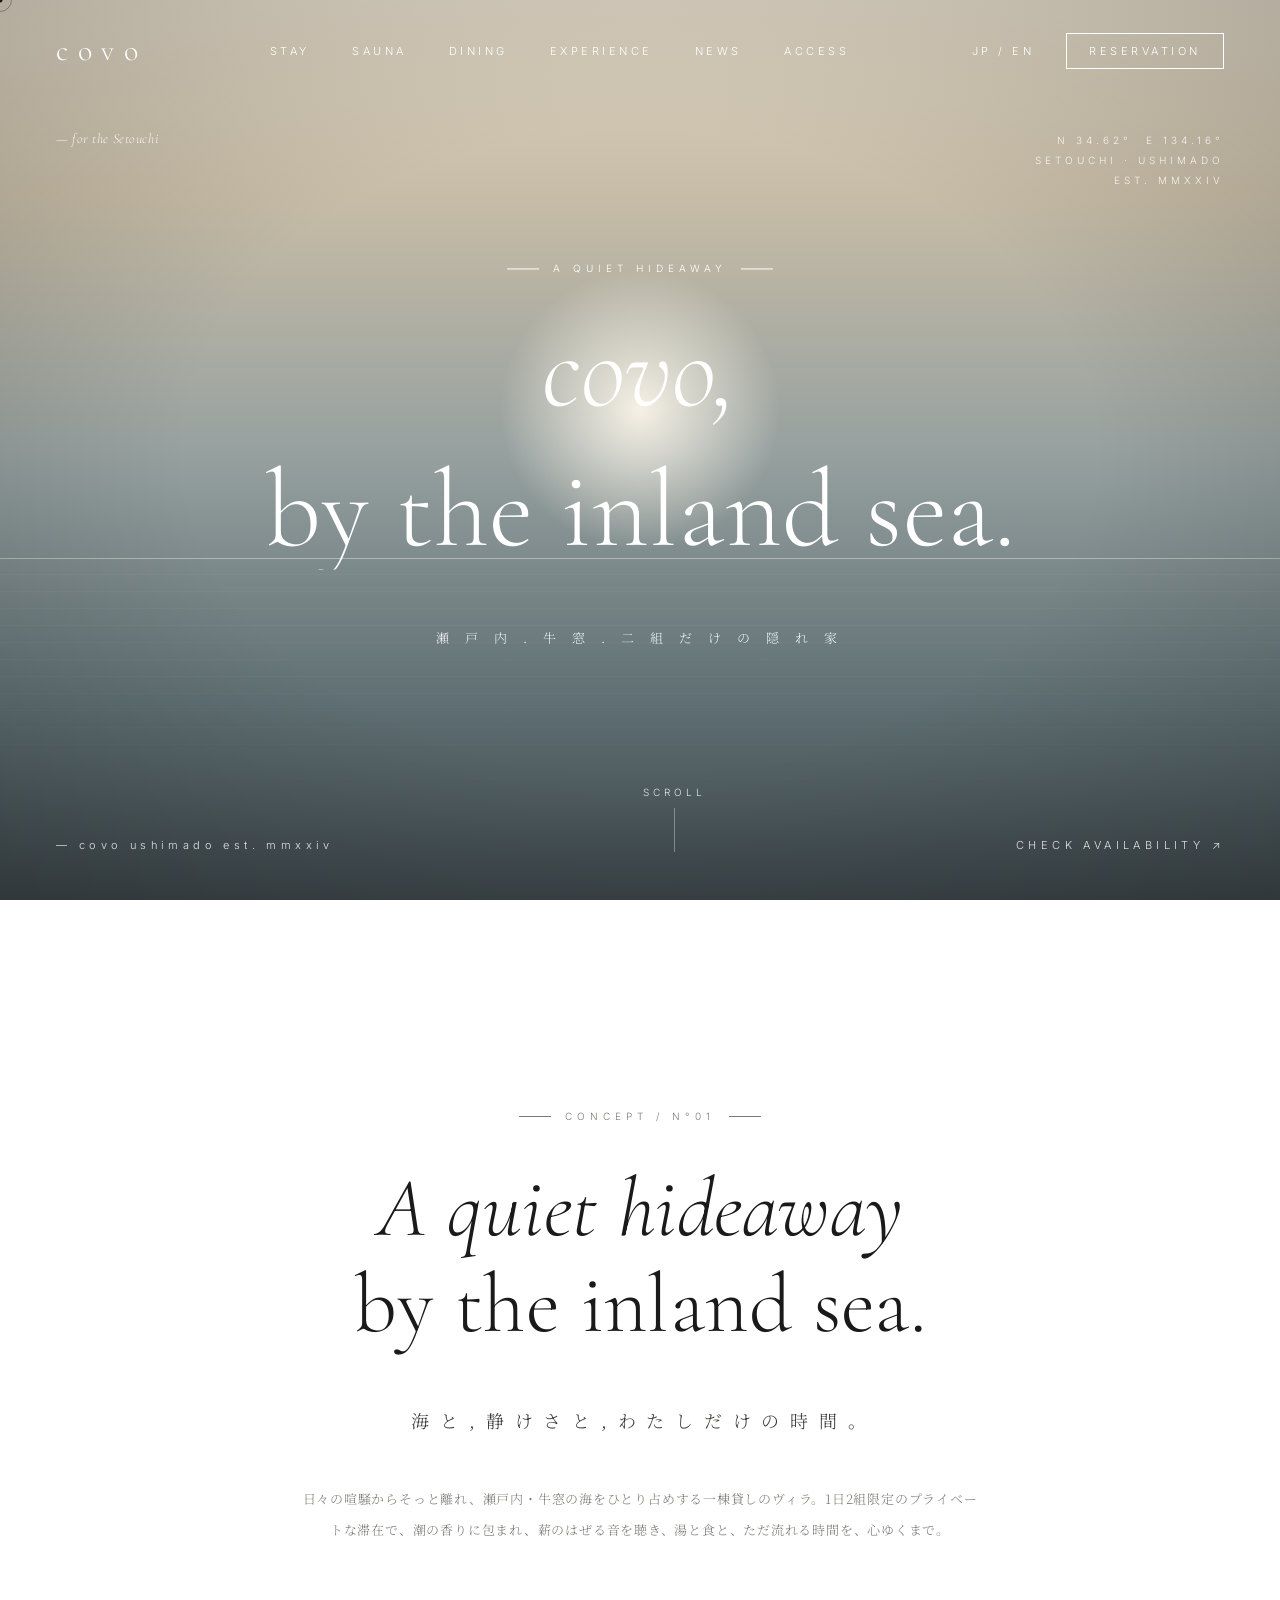
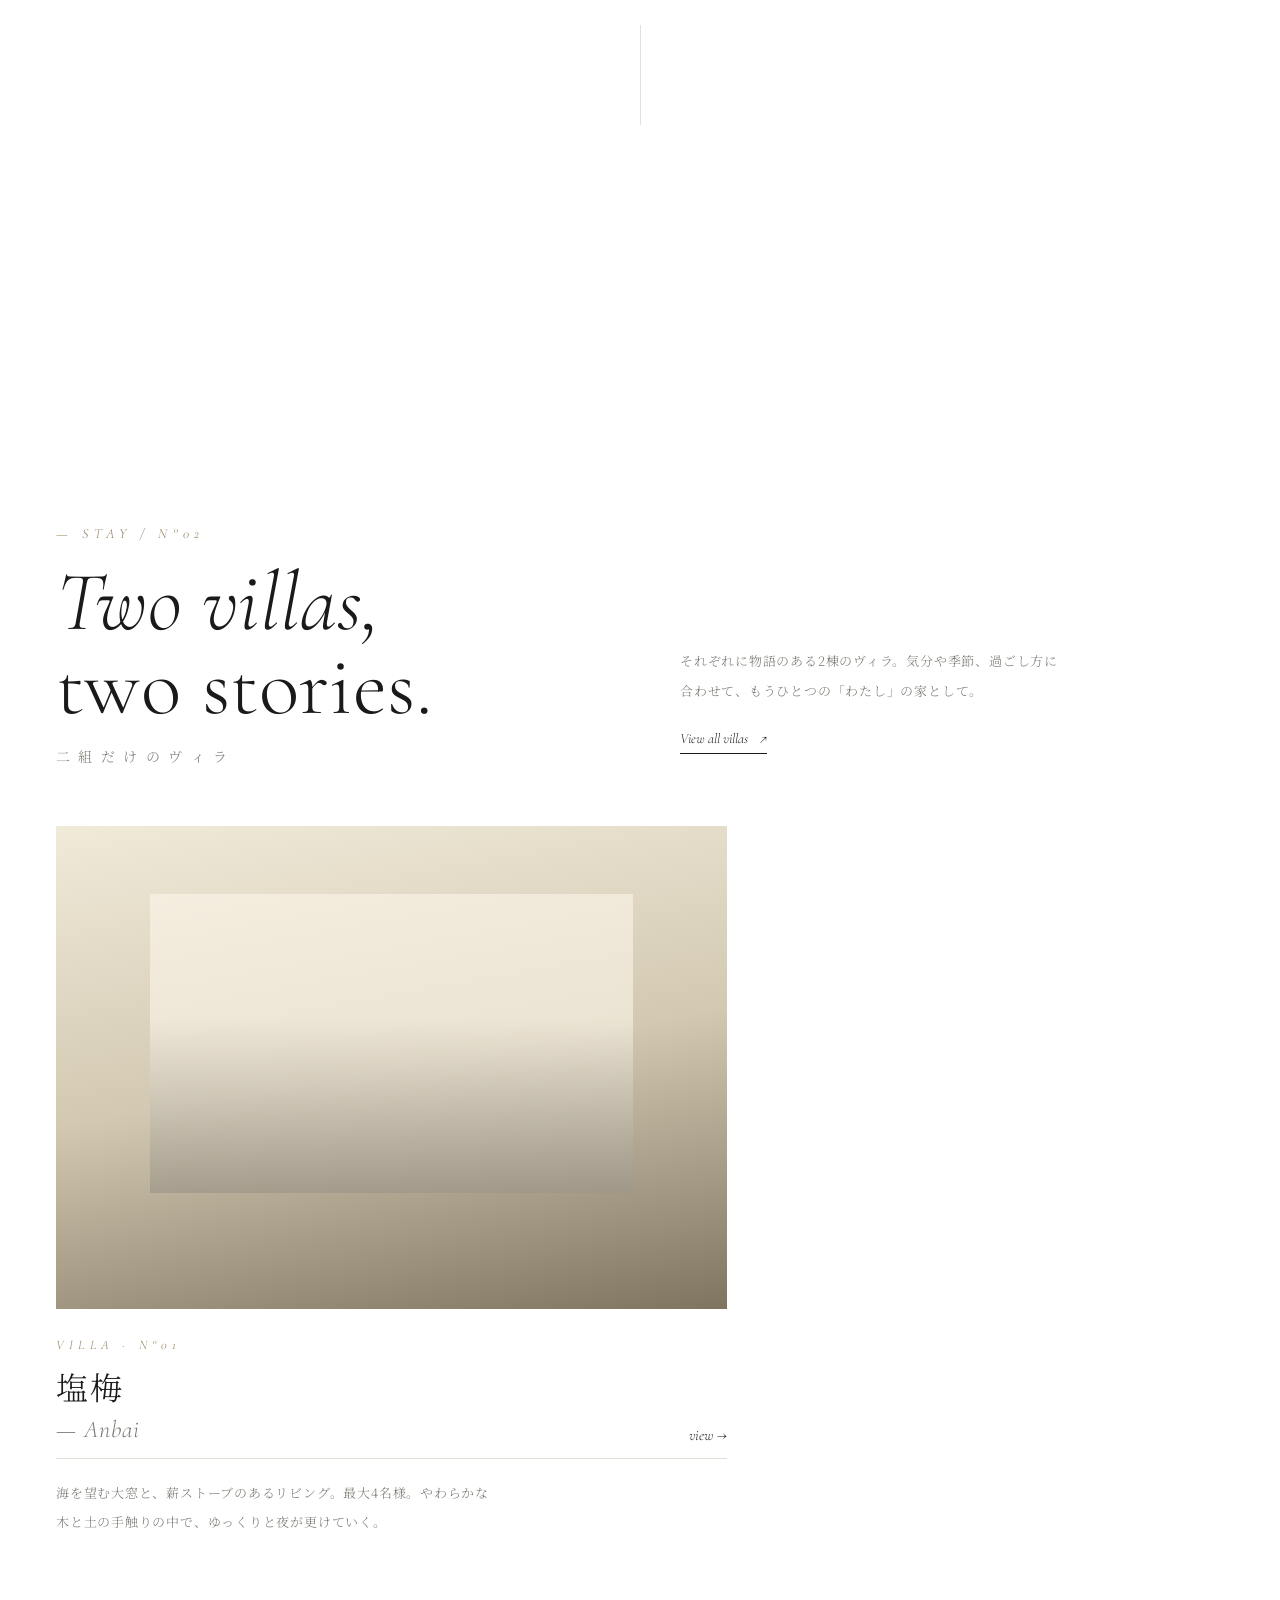
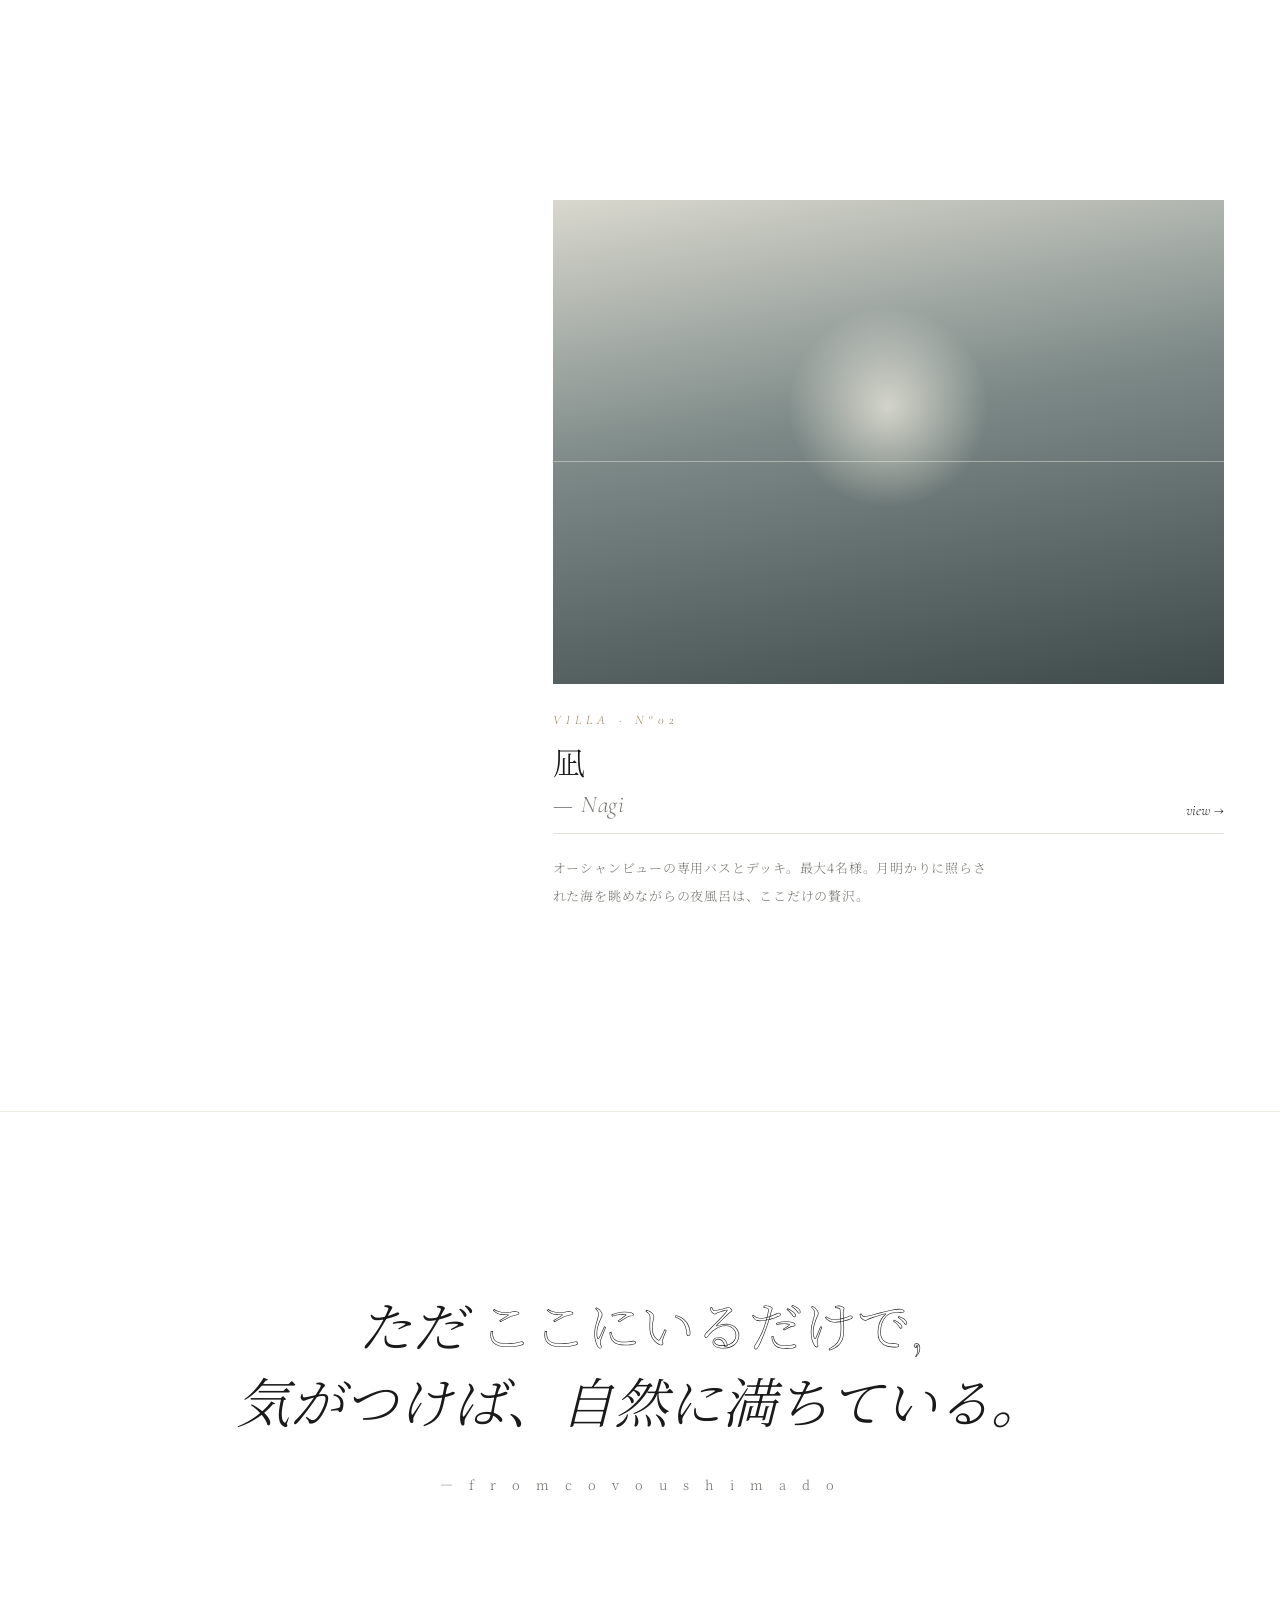
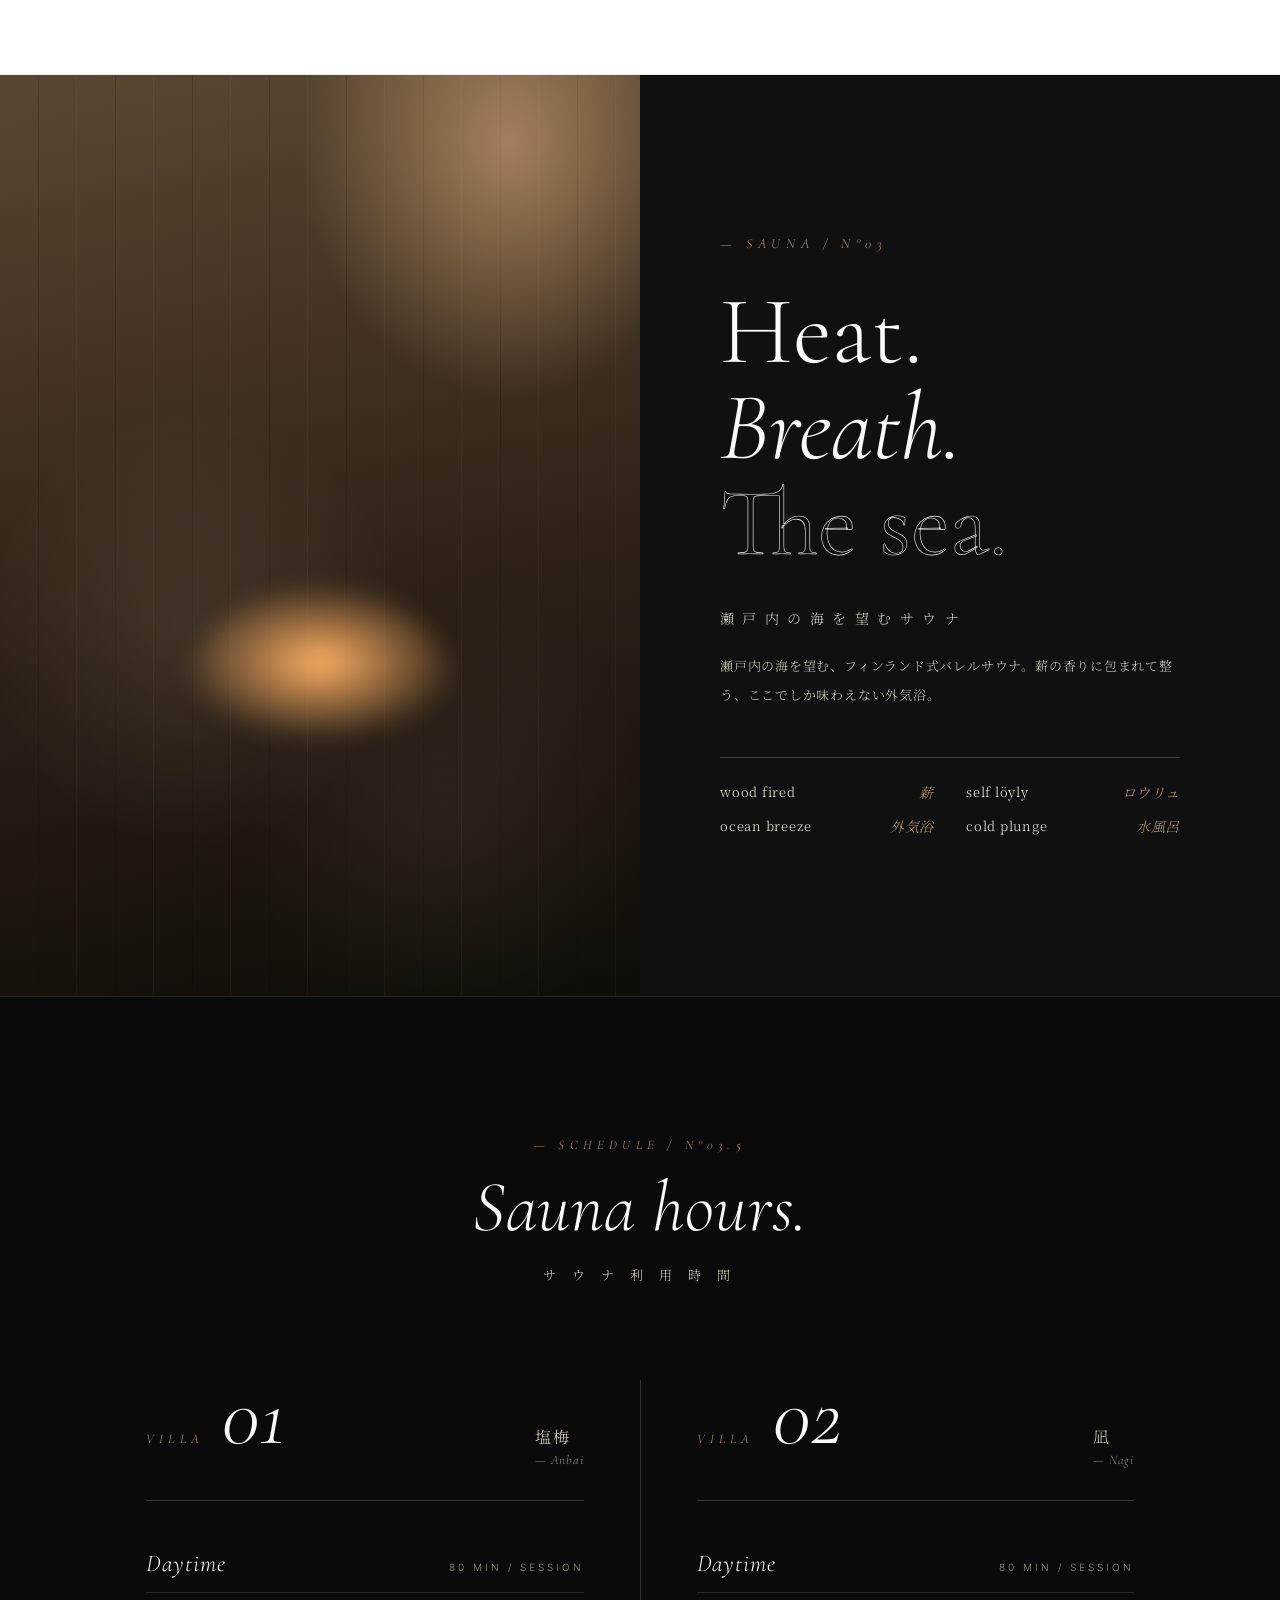
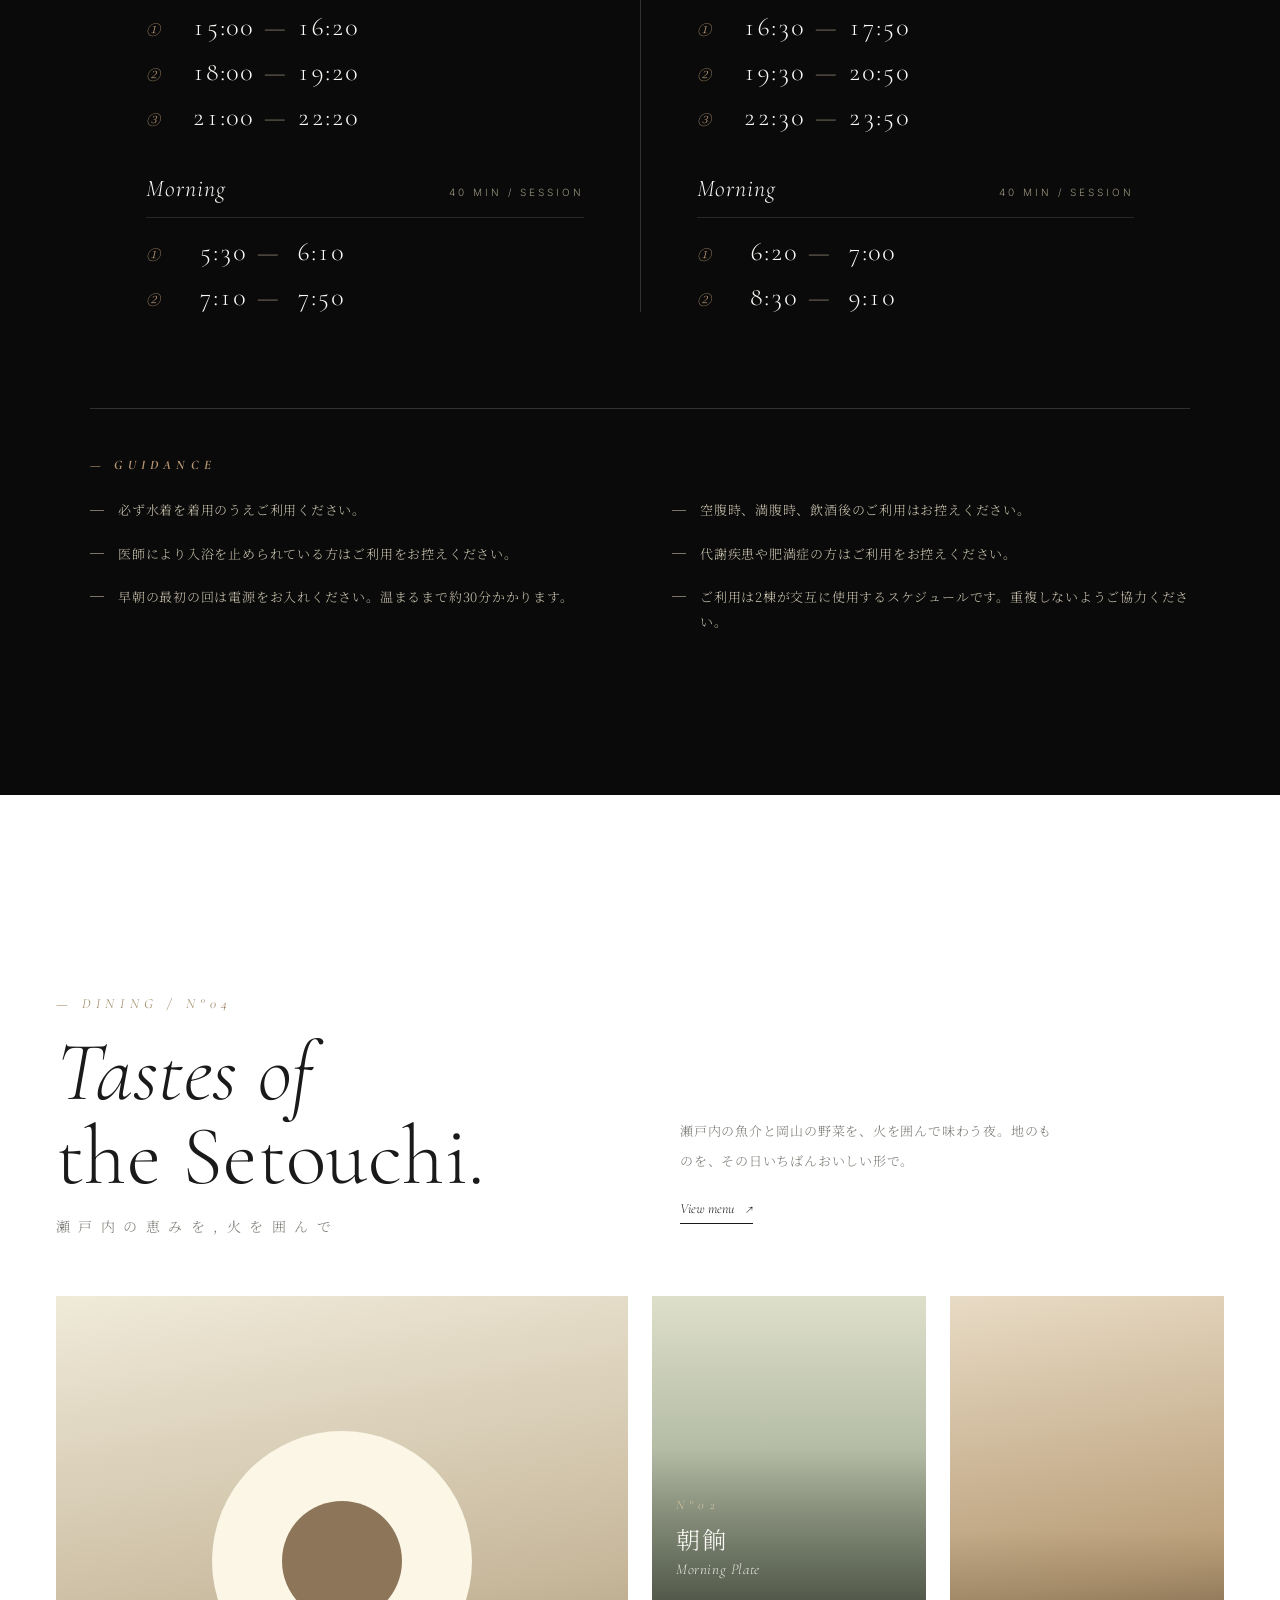
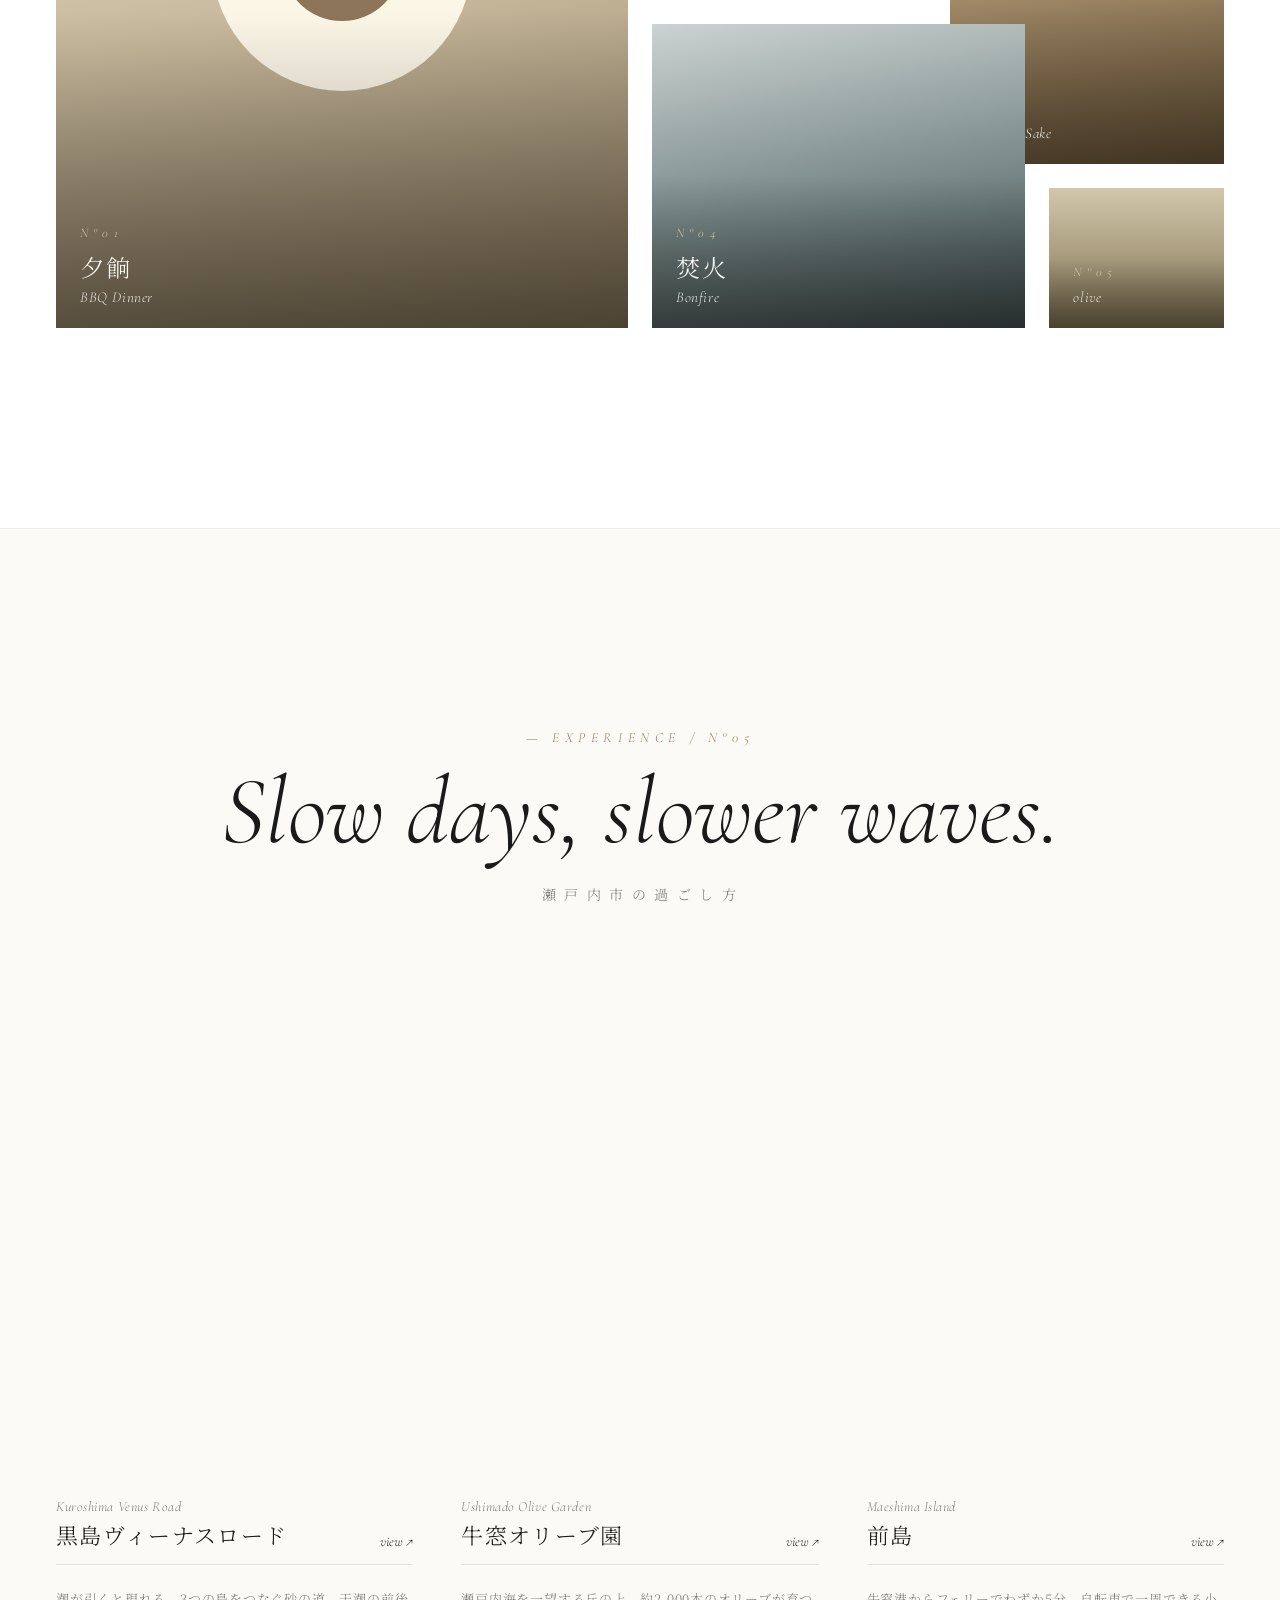
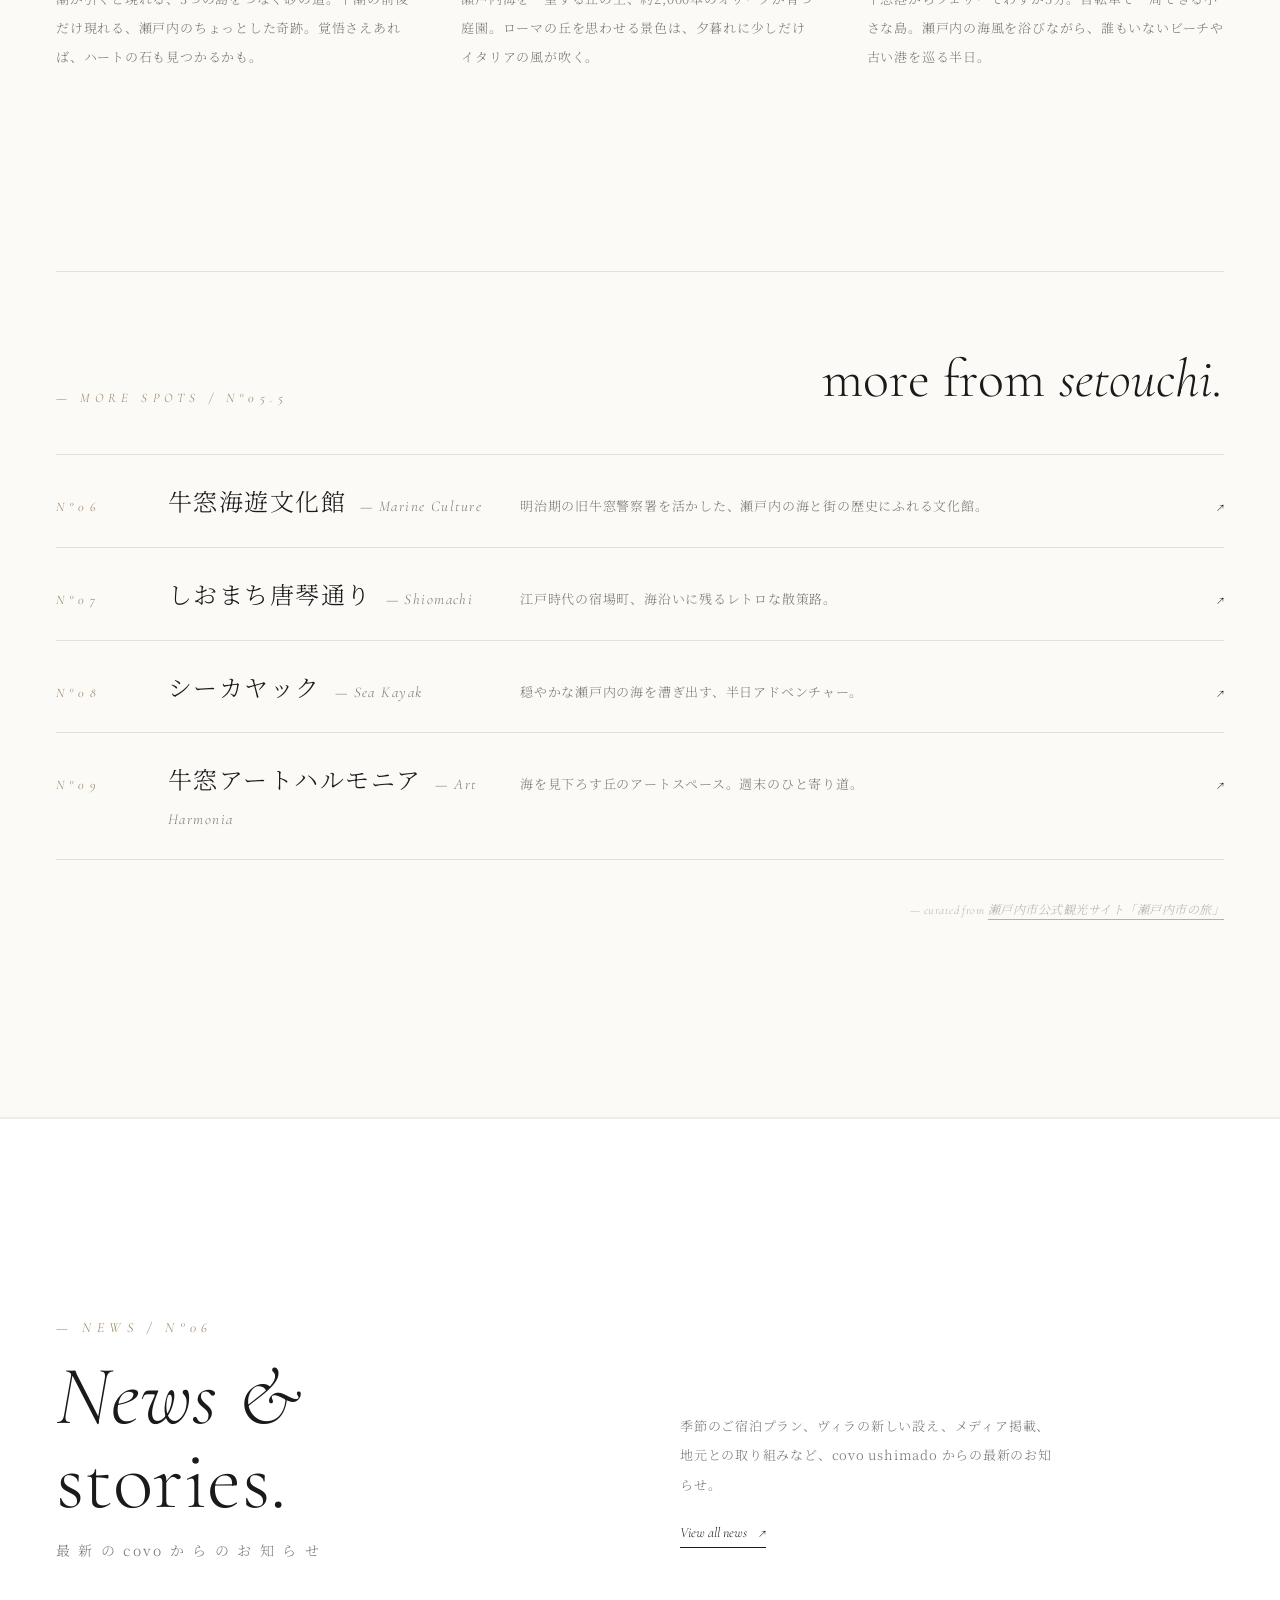
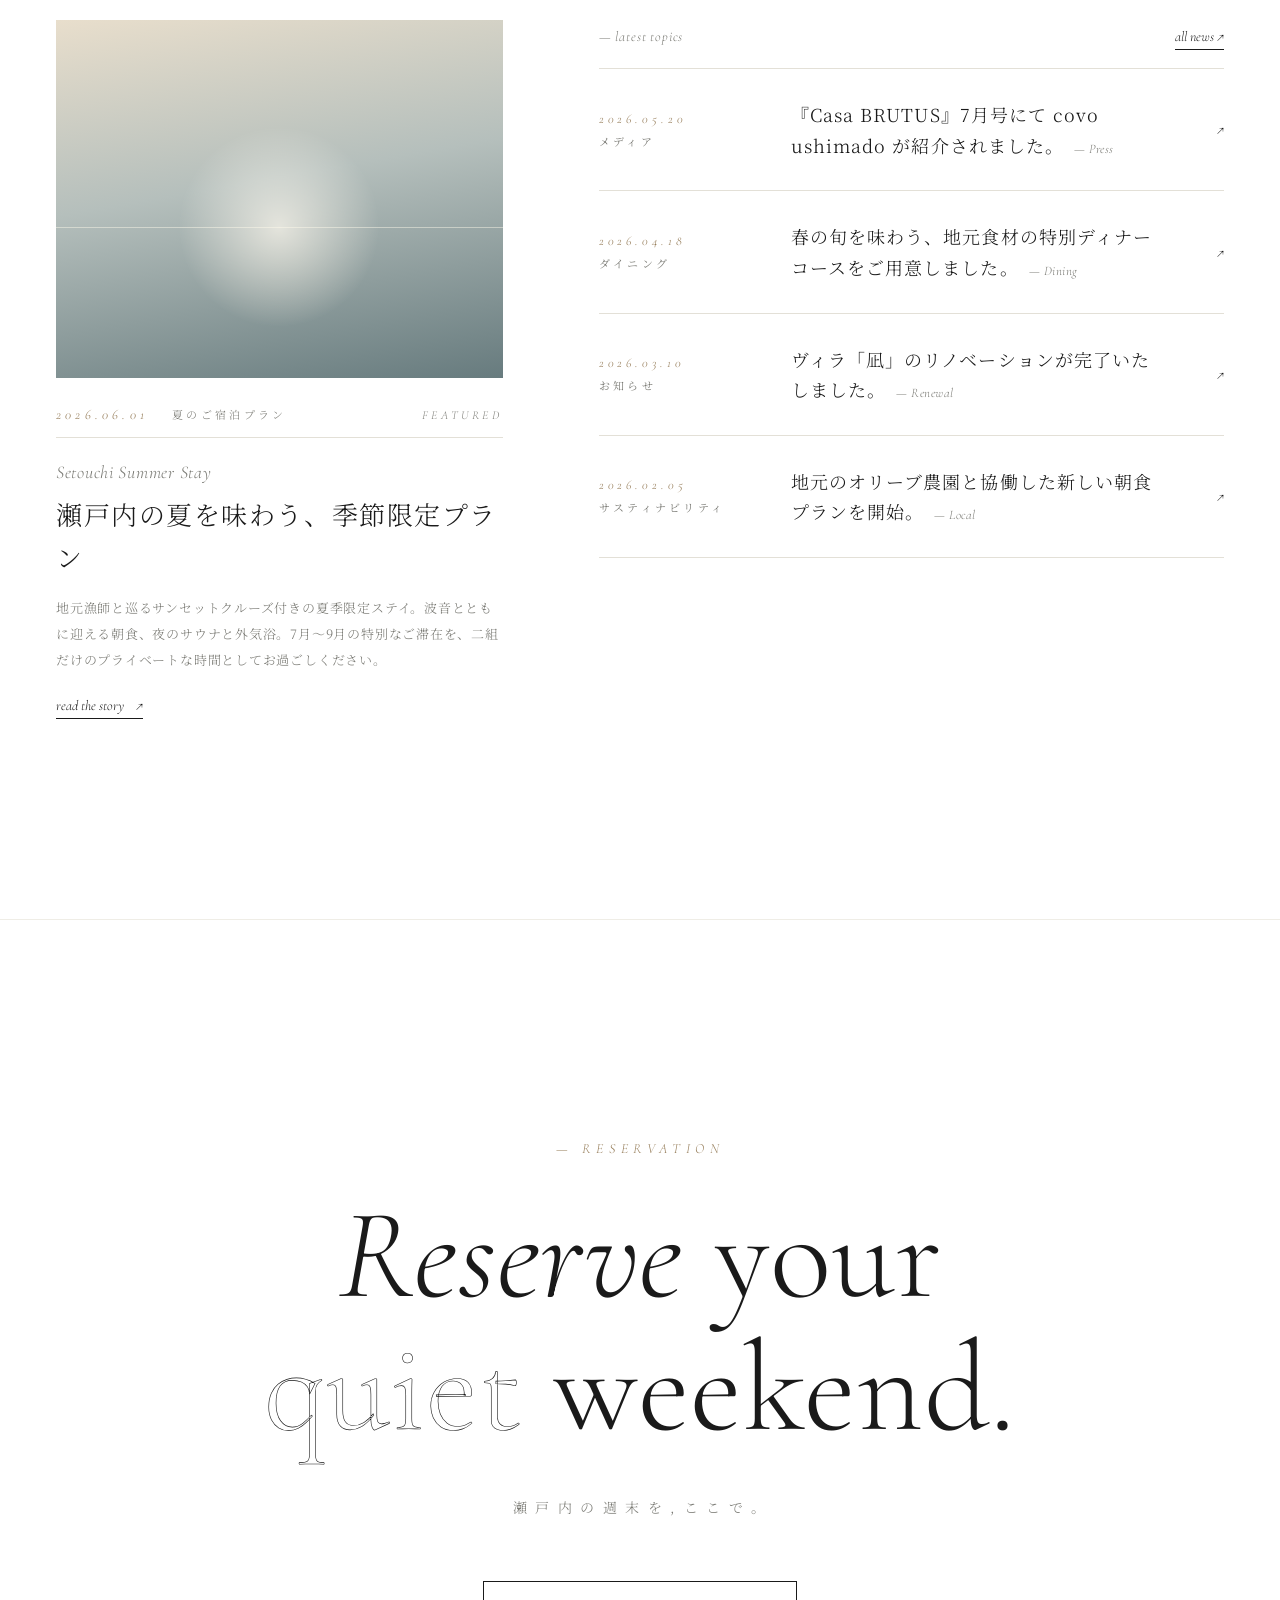
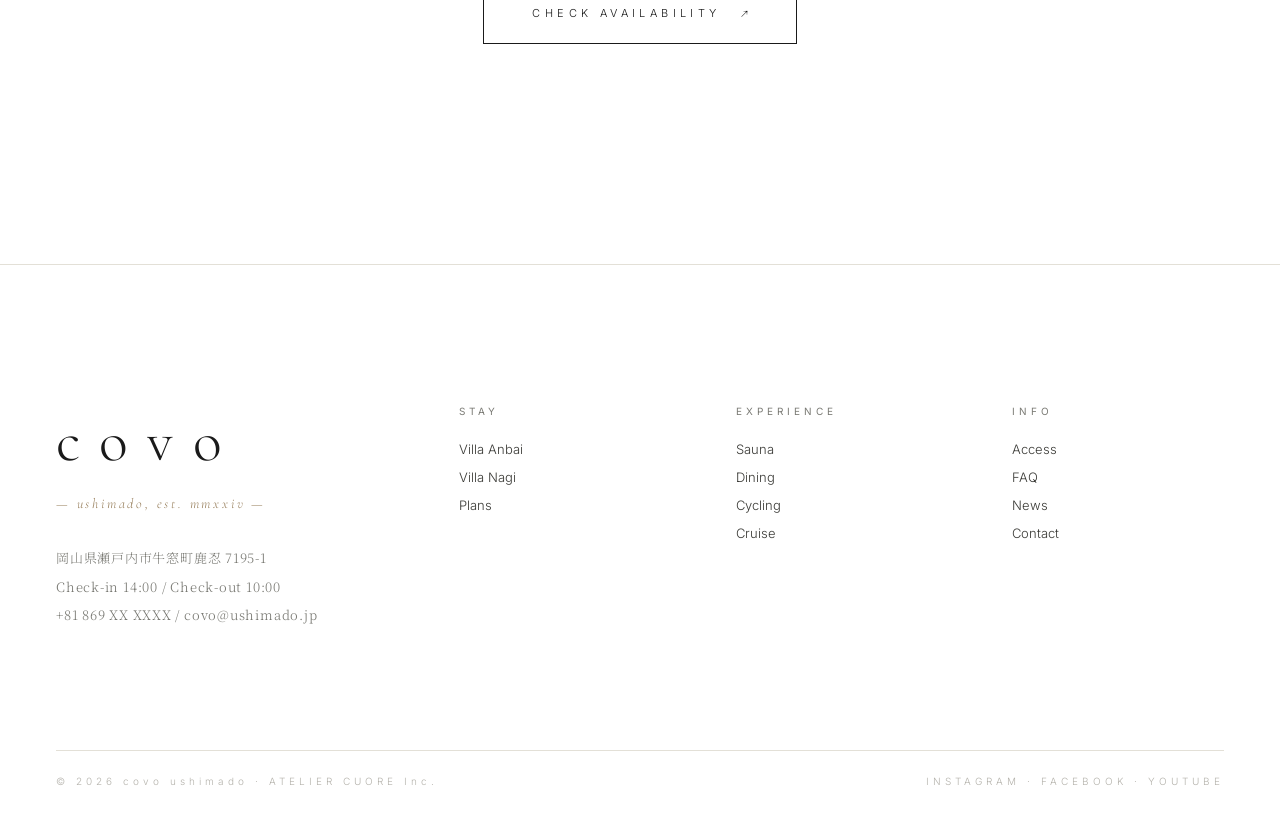
<file: covo_white.html>
<!DOCTYPE html>
<html lang="ja">
<head>
<meta charset="UTF-8" />
<meta name="robots" content="noindex,nofollow" />
<title>covo ushimado — white mock</title>
<meta name="viewport" content="width=1440" />
<link href="https://fonts.googleapis.com/css2?family=Cormorant+Garamond:ital,wght@0,300;0,400;1,300;1,400&family=Noto+Serif+JP:wght@200;300;400;500&family=Inter:wght@200;300;400;500&display=swap" rel="stylesheet">
<style>
  :root{
    --white:#FFFFFF;
    --paper:#FBFAF7;
    --offwhite:#F4F2EC;
    --line:#E3E0D7;
    --line-soft:#EFEDE6;
    --ink:#1A1A1A;
    --ink-2:#3A3A36;
    --ink-3:#7A7A74;
    --ink-4:#B4B2AB;
    --brass:#957C58;
    --serif:'Cormorant Garamond','Noto Serif JP', serif;
    --jp:'Noto Serif JP', serif;
    --sans:'Inter', system-ui, sans-serif;
  }
  *{margin:0;padding:0;box-sizing:border-box;}
  html,body{background:var(--white);color:var(--ink);font-family:var(--sans);overflow-x:hidden;-webkit-font-smoothing:antialiased;font-weight:300;}
  body{cursor:none;}
  a{color:inherit;text-decoration:none;}
  img{display:block;max-width:100%;}

  /* ============ Cursor ============ */
  .cursor{position:fixed;width:5px;height:5px;border-radius:50%;background:var(--ink);
    top:0;left:0;transform:translate(-50%,-50%);pointer-events:none;z-index:999;
    transition:width .4s ease,height .4s ease,background .25s,opacity .25s;}
  .cursor.big{width:48px;height:48px;background:var(--ink);opacity:.85;mix-blend-mode:difference;}
  .cursor-ring{position:fixed;width:24px;height:24px;border:0.5px solid var(--ink);border-radius:50%;
    top:0;left:0;transform:translate(-50%,-50%);pointer-events:none;z-index:998;opacity:.35;}

  /* ============ Topbar ============ */
  .topbar{position:fixed;top:0;left:0;right:0;z-index:50;padding:32px 56px;
    display:flex;align-items:center;justify-content:space-between;color:var(--ink);
    transition:color .4s, background .4s, border .4s;}
  .topbar.on-dark{color:#FFF;}
  .topbar .logo{font-family:var(--serif);font-weight:300;font-size:30px;letter-spacing:.32em;text-transform:lowercase;}
  .topbar .nav{display:flex;gap:42px;font-size:11px;letter-spacing:.32em;font-weight:300;}
  .topbar .nav a{position:relative;}
  .topbar .nav a::after{content:"";position:absolute;left:0;right:0;bottom:-6px;height:0.5px;background:currentColor;
    transform:scaleX(0);transform-origin:right;transition:transform .8s cubic-bezier(.7,0,.15,1);}
  .topbar .nav a:hover::after{transform:scaleX(1);transform-origin:left;}
  .topbar .right{display:flex;align-items:center;gap:32px;font-size:11px;letter-spacing:.32em;}
  .topbar .booknow{padding:10px 22px;border:0.5px solid currentColor;font-weight:300;transition:background .4s,color .4s;}

  /* ============ Hero — full-bleed photo, small text overlay ============ */
  .hero{position:relative;height:100vh;min-height:840px;overflow:hidden;color:#fff;}
  .hero .img{position:absolute;inset:0;
    background:linear-gradient(180deg, #DCD3C2 0%, #C7BCA6 22%, #97A1A0 50%, #5F6F73 78%, #3A4347 100%);}
  .hero .img::before{content:"";position:absolute;left:50%;top:30%;transform:translateX(-50%);width:280px;height:280px;border-radius:50%;
    background:radial-gradient(closest-side,rgba(255,238,205,.9),rgba(255,238,205,0));mix-blend-mode:screen;animation:bob 12s ease-in-out infinite;}
  @keyframes bob{50%{transform:translate(-50%,-12px);}}
  .hero .img::after{content:"";position:absolute;left:0;right:0;top:62%;height:1px;background:rgba(255,250,235,.4);}
  .hero .ripple{position:absolute;left:0;right:0;top:62%;bottom:0;
    background:repeating-linear-gradient(180deg,rgba(255,255,255,0) 0 16px,rgba(255,255,255,.04) 16px 17px);
    mask-image:linear-gradient(180deg,#000,transparent 90%);}
  .hero .vignette{position:absolute;inset:0;
    background:radial-gradient(ellipse at center,rgba(0,0,0,0) 50%,rgba(0,0,0,.18) 100%);}

  .hero-top{position:absolute;top:130px;left:56px;right:56px;display:flex;justify-content:space-between;align-items:start;}
  .hero-top .meta{font-family:var(--serif);font-style:italic;font-weight:300;font-size:14px;letter-spacing:.04em;opacity:.9;}
  .hero-top .stamp{font-size:10px;letter-spacing:.4em;line-height:2;text-align:right;opacity:.85;font-weight:300;}

  .hero-mid{position:absolute;left:56px;right:56px;top:50%;transform:translateY(-50%);text-align:center;}
  .hero-mid .eyebrow{display:inline-flex;align-items:center;gap:14px;font-size:10px;letter-spacing:.5em;font-weight:300;}
  .hero-mid .eyebrow::before,.hero-mid .eyebrow::after{content:"";width:32px;height:0.5px;background:currentColor;}
  .hero-mid h1{font-family:var(--serif);font-weight:300;font-size:110px;line-height:1.06;letter-spacing:.005em;margin-top:38px;}
  .hero-mid h1 em{font-style:italic;font-weight:300;}
  .hero-mid h1 .word{display:inline-block;overflow:hidden;}
  .hero-mid h1 .word > span{display:inline-block;transform:translateY(110%);
    animation:rise 1.8s cubic-bezier(.2,.8,.2,1) forwards;}
  .hero-mid h1 .l2 > span{animation-delay:.25s;}
  @keyframes rise{to{transform:translateY(0);}}
  .hero-mid .jp{margin-top:36px;font-family:var(--jp);font-weight:300;font-size:13px;letter-spacing:.5em;opacity:.9;}

  .hero-bot{position:absolute;left:56px;right:56px;bottom:48px;display:flex;align-items:end;justify-content:space-between;}
  .hero-bot .scroll{display:flex;flex-direction:column;align-items:center;gap:10px;font-size:10px;letter-spacing:.4em;opacity:.85;}
  .hero-bot .scroll .line{width:1px;height:44px;background:currentColor;overflow:hidden;position:relative;opacity:.4;}
  .hero-bot .scroll .line::after{content:"";position:absolute;inset:0;background:#fff;animation:drip 2.8s ease-in-out infinite;}
  @keyframes drip{0%{transform:translateY(-100%);}55%{transform:translateY(0);}100%{transform:translateY(100%);}}
  .hero-bot .right{text-align:right;font-size:11px;letter-spacing:.4em;font-weight:300;opacity:.85;}

  /* ============ Intro (white) ============ */
  .intro{padding:200px 56px 200px;text-align:center;background:var(--white);}
  .intro .eyebrow{display:inline-flex;align-items:center;gap:14px;font-size:10px;letter-spacing:.5em;color:var(--ink-3);}
  .intro .eyebrow::before,.intro .eyebrow::after{content:"";width:32px;height:0.5px;background:currentColor;}
  .intro h2{font-family:var(--serif);font-weight:300;font-size:84px;line-height:1.15;margin-top:38px;letter-spacing:.005em;color:var(--ink);max-width:1000px;margin-left:auto;margin-right:auto;}
  .intro h2 em{font-style:italic;}
  .intro .jp{margin-top:48px;font-family:var(--jp);font-weight:300;font-size:18px;line-height:2.2;letter-spacing:.16em;color:var(--ink-2);}
  .intro p{margin-top:42px;font-family:var(--jp);font-weight:300;font-size:13px;line-height:2.4;color:var(--ink-3);max-width:680px;margin-left:auto;margin-right:auto;letter-spacing:.06em;}
  .intro .divider{width:1px;height:100px;background:var(--line);margin:80px auto 0;}

  /* ============ Section header style ============ */
  .sec-head{display:grid;grid-template-columns:1fr 1fr;gap:80px;align-items:end;padding:0 0 60px;}
  .sec-head .l-side .num{font-family:var(--serif);font-style:italic;font-size:14px;color:var(--brass);letter-spacing:.4em;margin-bottom:18px;}
  .sec-head .l-side h2{font-family:var(--serif);font-weight:300;font-size:84px;line-height:1.0;color:var(--ink);letter-spacing:.005em;}
  .sec-head .l-side h2 em{font-style:italic;}
  .sec-head .l-side .jp{margin-top:18px;font-family:var(--jp);font-size:14px;letter-spacing:.16em;color:var(--ink-3);}
  .sec-head .r-side{padding-bottom:12px;}
  .sec-head .r-side p{font-family:var(--jp);font-weight:300;font-size:13px;line-height:2.3;color:var(--ink-3);max-width:380px;letter-spacing:.06em;justify-self:end;}
  .sec-head .r-side .more{margin-top:24px;font-family:var(--serif);font-style:italic;font-size:14px;color:var(--ink);display:inline-flex;align-items:center;gap:12px;border-bottom:0.5px solid var(--ink);padding-bottom:6px;}

  /* ============ Stay — full-bleed images, asymmetric ============ */
  .stay{padding:200px 56px 200px;background:var(--white);}

  .villa-grid{display:grid;grid-template-columns:repeat(12,1fr);gap:24px;}
  .villa{position:relative;display:block;cursor:none;}
  .villa-a{grid-column:1/8;}
  .villa-b{grid-column:6/13;margin-top:240px;}
  .villa .ph{aspect-ratio:5/3.6;overflow:hidden;position:relative;}
  .villa .ph .inner{position:absolute;inset:0;transition:transform 1.4s cubic-bezier(.2,.8,.2,1);}
  .villa:hover .ph .inner{transform:scale(1.04);}
  .villa-a .ph .inner{background:linear-gradient(170deg,#F0EAD9,#D3C9B2 50%,#7E7460 100%);}
  .villa-a .ph .inner::before{content:"";position:absolute;left:14%;top:14%;width:72%;height:62%;background:rgba(255,250,238,.55);}
  .villa-a .ph .inner::after{content:"";position:absolute;left:14%;top:40%;width:72%;height:36%;background:linear-gradient(180deg,rgba(141,128,104,0),rgba(78,68,52,.4));}
  .villa-b .ph .inner{background:linear-gradient(170deg,#D9D8CE,#7C8987 45%,#3F4A4B 100%);}
  .villa-b .ph .inner::before{content:"";position:absolute;left:0;right:0;top:54%;height:1px;background:rgba(255,250,232,.4);}
  .villa-b .ph .inner::after{content:"";position:absolute;left:50%;top:22%;transform:translateX(-50%);width:200px;height:200px;border-radius:50%;background:radial-gradient(closest-side,rgba(240,230,200,.7),transparent);mix-blend-mode:screen;}

  .villa-meta{display:flex;justify-content:space-between;align-items:end;padding:28px 0 0 0;border-bottom:0.5px solid var(--line);padding-bottom:14px;}
  .villa-meta .info .no{font-family:var(--serif);font-style:italic;font-size:13px;letter-spacing:.4em;color:var(--brass);margin-bottom:10px;}
  .villa-meta .info .name{font-family:var(--jp);font-weight:300;font-size:32px;color:var(--ink);letter-spacing:.06em;}
  .villa-meta .info .name em{font-family:var(--serif);font-style:italic;font-weight:300;font-size:24px;color:var(--ink-3);display:block;margin-top:6px;letter-spacing:.04em;}
  .villa-meta .arrow{font-family:var(--serif);font-style:italic;font-size:15px;color:var(--ink);}
  .villa-desc{margin-top:20px;font-family:var(--jp);font-size:13px;line-height:2.2;color:var(--ink-3);max-width:440px;letter-spacing:.06em;}

  /* ============ Quote ============ */
  .quote{padding:180px 56px;background:var(--white);text-align:center;border-top:0.5px solid var(--line-soft);border-bottom:0.5px solid var(--line-soft);}
  .quote .ql{font-family:var(--serif);font-weight:300;font-style:italic;font-size:54px;line-height:1.4;color:var(--ink);max-width:1000px;margin:0 auto;}
  .quote .ql .stroke{-webkit-text-stroke:0.6px var(--ink);color:transparent;font-style:normal;}
  .quote .jp{margin-top:32px;font-family:var(--jp);font-size:13px;letter-spacing:.5em;color:var(--ink-3);}

  /* ============ Sauna ============ */
  .sauna{background:#101010;color:#FBFAF7;position:relative;overflow:hidden;}
  .sauna-wrap{display:grid;grid-template-columns:6fr 6fr;min-height:780px;}
  .sauna-img{background:linear-gradient(170deg,#5A4732 0%,#2A1F15 60%,#0F0C08 100%);position:relative;overflow:hidden;}
  .sauna-img::before{content:"";position:absolute;inset:0;
    background:repeating-linear-gradient(90deg,
      rgba(50,30,12,0) 0 38px, rgba(0,0,0,.16) 38px 39px,
      rgba(0,0,0,0) 39px 76px, rgba(255,210,160,.04) 76px 77px);}
  .sauna-img::after{content:"";position:absolute;top:-20%;right:-12%;width:65%;height:55%;border-radius:50%;
    background:radial-gradient(closest-side,rgba(255,200,140,.48),transparent);}
  .sauna-img .glow{position:absolute;left:50%;top:55%;transform:translateX(-50%);width:280px;height:160px;
    border-radius:50% / 80% 80% 20% 20%;background:radial-gradient(closest-side,#FFB063,rgba(255,176,99,0));filter:blur(10px);
    animation:emberPulse 4.5s ease-in-out infinite;}
  @keyframes emberPulse{50%{opacity:.55;}}
  .sauna-img .steam{position:absolute;inset:0;
    background:radial-gradient(40% 30% at 30% 60%,rgba(255,230,200,.09),transparent 80%),
               radial-gradient(40% 30% at 70% 80%,rgba(255,230,200,.06),transparent 80%);
    animation:smoke 16s ease-in-out infinite;}
  @keyframes smoke{50%{transform:translateY(-12px);}}

  .sauna-body{padding:160px 80px;display:flex;flex-direction:column;justify-content:center;}
  .sauna-body .num{font-family:var(--serif);font-style:italic;font-size:14px;color:#B89773;letter-spacing:.4em;margin-bottom:32px;}
  .sauna-body h2{font-family:var(--serif);font-weight:300;font-size:96px;line-height:1.0;}
  .sauna-body h2 em{font-style:italic;}
  .sauna-body h2 .stroke{-webkit-text-stroke:0.6px #FBFAF7;color:transparent;}
  .sauna-body .jp{margin-top:36px;font-family:var(--jp);font-weight:300;font-size:14px;letter-spacing:.16em;color:#E8E4D9;opacity:.9;}
  .sauna-body p{margin-top:24px;font-family:var(--jp);font-size:13px;line-height:2.2;color:#D0CCC0;letter-spacing:.06em;max-width:460px;}
  .sauna-body ul{margin-top:48px;list-style:none;display:grid;grid-template-columns:1fr 1fr;gap:14px 32px;padding-top:24px;border-top:0.5px solid rgba(255,250,232,.18);max-width:460px;}
  .sauna-body li{font-family:var(--jp);font-size:13px;color:#E8E4D9;display:flex;justify-content:space-between;gap:16px;letter-spacing:.06em;}
  .sauna-body li em{font-family:var(--serif);font-style:italic;font-size:14px;color:#B89773;font-weight:300;letter-spacing:.04em;}

  /* ============ Dining mosaic ============ */
  .dining{padding:200px 56px;background:var(--white);}

  .dining-grid{display:grid;grid-template-columns:repeat(12,1fr);grid-auto-rows:140px;gap:24px;}
  .tile{position:relative;overflow:hidden;}
  .tile .ph{position:absolute;inset:0;transition:transform 1.4s cubic-bezier(.2,.8,.2,1);}
  .tile:hover .ph{transform:scale(1.04);}
  .tile::after{content:"";position:absolute;left:0;right:0;bottom:0;height:50%;
    background:linear-gradient(180deg,rgba(0,0,0,0),rgba(15,12,8,.45));z-index:1;pointer-events:none;}
  .tile .meta{position:absolute;left:24px;bottom:22px;color:#FBFAF7;z-index:2;}
  .tile .no{font-family:var(--serif);font-style:italic;font-size:13px;letter-spacing:.4em;color:#D8C7A4;}
  .tile .nm{font-family:var(--jp);font-weight:300;font-size:24px;margin-top:8px;letter-spacing:.08em;}
  .tile .nm em{font-family:var(--serif);font-style:italic;font-weight:300;font-size:15px;display:block;margin-top:4px;opacity:.9;letter-spacing:.04em;}

  .tile.t1{grid-column:1/7;grid-row:1/5;}
  .tile.t2{grid-column:7/10;grid-row:1/3;}
  .tile.t3{grid-column:10/13;grid-row:1/4;}
  .tile.t4{grid-column:7/11;grid-row:3/5;}
  .tile.t5{grid-column:11/13;grid-row:4/5;}

  .tile.t1 .ph{background:linear-gradient(170deg,#F0EAD9 0%,#C7B89C 50%,#7E6F55 100%);}
  .tile.t1 .ph::before{content:"";position:absolute;left:50%;top:42%;transform:translate(-50%,-50%);width:260px;height:260px;border-radius:50%;background:#FBF6E6;}
  .tile.t1 .ph::after{content:"";position:absolute;left:50%;top:42%;transform:translate(-50%,-50%);width:120px;height:120px;border-radius:50%;background:#8C7558;}
  .tile.t2 .ph{background:linear-gradient(180deg,#DEDFCB 0%,#8C9A82 100%);}
  .tile.t3 .ph{background:linear-gradient(170deg,#E8DBC5 0%,#B89C76 60%,#6A5538 100%);}
  .tile.t4 .ph{background:linear-gradient(170deg,#CCD3D2 0%,#728483 60%,#3C4A4D 100%);}
  .tile.t5 .ph{background:linear-gradient(180deg,#D3C7AB,#7B6E50);}

  /* ============ Experience ============ */
  .exp{background:var(--paper);padding:200px 56px;border-top:0.5px solid var(--line-soft);border-bottom:0.5px solid var(--line-soft);}
  .exp-head{text-align:center;margin-bottom:120px;}
  .exp-head .num{font-family:var(--serif);font-style:italic;font-size:14px;color:var(--brass);letter-spacing:.4em;margin-bottom:18px;}
  .exp-head h2{font-family:var(--serif);font-weight:300;font-style:italic;font-size:96px;line-height:1.0;color:var(--ink);}
  .exp-head .jp{margin-top:24px;font-family:var(--jp);font-size:14px;letter-spacing:.16em;color:var(--ink-3);}

  .exp-row{display:grid;grid-template-columns:repeat(3,1fr);gap:48px;}
  .exp-item{cursor:none;display:block;}
  .exp-item .ph{aspect-ratio:4/5;overflow:hidden;position:relative;}
  .exp-item .ph div{position:absolute;inset:0;transition:transform 1.4s cubic-bezier(.2,.8,.2,1);}
  .exp-item:hover .ph div{transform:scale(1.04);}
  .exp-item:nth-child(2){transform:translateY(80px);}
  .exp-item .meta{margin-top:28px;padding-bottom:14px;border-bottom:0.5px solid var(--line);display:flex;justify-content:space-between;align-items:end;}
  .exp-item .no{font-family:var(--serif);font-style:italic;font-size:12px;color:var(--brass);letter-spacing:.4em;}
  .exp-item h3{font-family:var(--jp);font-weight:300;font-size:22px;letter-spacing:.06em;color:var(--ink);}
  .exp-item h3 em{display:block;font-family:var(--serif);font-style:italic;font-weight:300;font-size:14px;color:var(--ink-3);margin-bottom:4px;letter-spacing:.04em;}
  .exp-item .arrow{font-family:var(--serif);font-style:italic;font-size:14px;color:var(--ink);}
  .exp-item p{margin-top:20px;font-family:var(--jp);font-size:13px;line-height:2.2;color:var(--ink-3);letter-spacing:.06em;}

  /* ============ MORE SPOTS list (secondary) ============ */
  .exp-more{margin-top:200px;padding-top:80px;border-top:0.5px solid var(--line);}
  .exp-more-head{display:flex;align-items:end;justify-content:space-between;gap:40px;margin-bottom:48px;}
  .exp-more-head .num{font-family:var(--serif);font-style:italic;font-size:13px;letter-spacing:.4em;color:var(--brass);}
  .exp-more-head h3{font-family:var(--serif);font-weight:300;font-size:54px;line-height:1.0;color:var(--ink);letter-spacing:.005em;}
  .exp-more-head h3 em{font-style:italic;}
  .exp-more-list{list-style:none;}
  .exp-more-list li{border-top:0.5px solid var(--line);}
  .exp-more-list li:last-child{border-bottom:0.5px solid var(--line);}
  .exp-more-list li a{display:grid;grid-template-columns:80px 1fr 2fr 32px;gap:32px;align-items:baseline;
    padding:28px 0;color:var(--ink);transition:color .35s ease,padding .5s cubic-bezier(.2,.8,.2,1);}
  .exp-more-list li a:hover{padding-left:18px;color:var(--brass);}
  .exp-more-list .no{font-family:var(--serif);font-style:italic;font-size:13px;letter-spacing:.4em;color:var(--brass);}
  .exp-more-list .nm{font-family:var(--jp);font-weight:300;font-size:24px;letter-spacing:.06em;}
  .exp-more-list .nm em{font-family:var(--serif);font-style:italic;font-weight:300;font-size:15px;color:var(--ink-3);margin-left:14px;}
  .exp-more-list .desc{font-family:var(--jp);font-size:13px;color:var(--ink-3);line-height:1.9;letter-spacing:.06em;}
  .exp-more-list .arr{font-family:var(--serif);font-style:italic;font-size:14px;text-align:right;
    transition:transform .35s ease;}
  .exp-more-list li a:hover .arr{transform:translateX(6px);}
  .exp-source{margin-top:40px;font-family:var(--serif);font-style:italic;font-size:12px;color:var(--ink-4);text-align:right;letter-spacing:.04em;}
  .exp-source a{border-bottom:0.5px solid var(--ink-4);padding-bottom:2px;}
  .exp-source a:hover{color:var(--brass);border-color:var(--brass);}

  /* Venus Road — sandbar revealed at low tide: pale sky / shallow sea / wet sand */
  .exp .ph.e1 div{background:linear-gradient(180deg,#E6E2D6 0%,#C9CFC9 38%,#7E8F90 62%,#C4B89A 86%,#9C8E72 100%);position:relative;}
  .exp .ph.e1 div::before{content:"";position:absolute;left:-10%;right:-10%;top:55%;height:6%;
    background:linear-gradient(90deg,transparent,#D7CAA8 22%,#D7CAA8 78%,transparent);}
  .exp .ph.e1 div::after{content:"";position:absolute;left:0;right:0;top:48%;height:1px;background:rgba(255,250,235,.55);}
  /* Olive Garden — sea-facing olive grove */
  .exp .ph.e2 div{background:linear-gradient(170deg,#E1DDC5 0%,#A6AE85 40%,#7E8E5E 70%,#3F5161 100%);position:relative;}
  .exp .ph.e2 div::after{content:"";position:absolute;left:0;right:0;top:72%;height:1px;background:rgba(255,250,235,.4);}
  /* Maeshima — small green island floating in the inland sea */
  .exp .ph.e3 div{background:linear-gradient(180deg,#DEE3DC 0%,#B6C3BD 30%,#7A9491 56%,#3F595A 100%);position:relative;}
  .exp .ph.e3 div::before{content:"";position:absolute;left:10%;right:10%;top:48%;height:13%;
    background:#3D5450;border-radius:50% 50% 6% 6% / 100% 100% 6% 6%;opacity:.92;}
  .exp .ph.e3 div::after{content:"";position:absolute;left:0;right:0;top:60%;height:1px;background:rgba(255,250,235,.5);}

  /* ============ NEWS ============ */
  .news{padding:200px 56px 200px;background:var(--white);border-top:0.5px solid var(--line-soft);}
  .news-grid{display:grid;grid-template-columns:5fr 7fr;gap:96px;align-items:start;}

  .news-feature{display:block;cursor:none;}
  .news-feature .ph{aspect-ratio:5/4;overflow:hidden;position:relative;}
  .news-feature .ph div{position:absolute;inset:0;transition:transform 1.4s cubic-bezier(.2,.8,.2,1);
    background:linear-gradient(170deg,#E8DECC 0%,#B5BFBC 45%,#677B7E 100%);}
  .news-feature .ph div::before{content:"";position:absolute;left:50%;top:30%;transform:translateX(-50%);width:200px;height:200px;border-radius:50%;
    background:radial-gradient(closest-side,rgba(255,238,205,.7),rgba(255,238,205,0));mix-blend-mode:screen;}
  .news-feature .ph div::after{content:"";position:absolute;left:0;right:0;top:58%;height:1px;background:rgba(255,250,235,.45);}
  .news-feature:hover .ph div{transform:scale(1.04);}
  .news-feature .meta{display:flex;gap:24px;align-items:baseline;margin-top:28px;padding-bottom:14px;border-bottom:0.5px solid var(--line);}
  .news-feature .meta .date{font-family:var(--serif);font-style:italic;font-size:14px;letter-spacing:.3em;color:var(--brass);}
  .news-feature .meta .cat{font-family:var(--jp);font-size:11px;letter-spacing:.3em;color:var(--ink-3);}
  .news-feature .meta .feat{margin-left:auto;font-family:var(--serif);font-style:italic;font-size:12px;letter-spacing:.3em;color:var(--ink-3);}
  .news-feature h3{margin-top:20px;font-family:var(--jp);font-weight:300;font-size:26px;line-height:1.65;color:var(--ink);letter-spacing:.06em;}
  .news-feature h3 em{display:block;font-family:var(--serif);font-style:italic;font-weight:300;font-size:18px;color:var(--ink-3);margin-bottom:6px;letter-spacing:.04em;}
  .news-feature p{margin-top:16px;font-family:var(--jp);font-size:13px;line-height:2.0;color:var(--ink-3);letter-spacing:.06em;}
  .news-feature .feature-arrow{margin-top:24px;display:inline-flex;align-items:center;gap:12px;font-family:var(--serif);font-style:italic;font-size:14px;color:var(--ink);border-bottom:0.5px solid var(--ink);padding-bottom:4px;transition:color .35s,border-color .35s;}
  .news-feature:hover .feature-arrow{color:var(--brass);border-color:var(--brass);}

  .news-list{display:flex;flex-direction:column;padding-top:8px;}
  .news-list .news-list-head{display:flex;justify-content:space-between;align-items:baseline;padding-bottom:18px;}
  .news-list .news-list-head .ttl{font-family:var(--serif);font-style:italic;font-size:14px;color:var(--ink-3);letter-spacing:.06em;}
  .news-list .news-list-head .all{font-family:var(--serif);font-style:italic;font-size:14px;color:var(--ink);border-bottom:0.5px solid var(--ink);padding-bottom:4px;transition:color .35s,border-color .35s;}
  .news-list .news-list-head .all:hover{color:var(--brass);border-color:var(--brass);}
  .news-item{display:grid;grid-template-columns:160px 1fr 32px;gap:32px;
    align-items:center;padding:30px 0;border-top:0.5px solid var(--line);
    color:var(--ink);transition:color .35s ease,padding .5s cubic-bezier(.2,.8,.2,1);}
  .news-list .news-item:last-child{border-bottom:0.5px solid var(--line);}
  .news-item:hover{padding-left:18px;color:var(--brass);}
  .news-item .left{display:flex;flex-direction:column;gap:6px;}
  .news-item .date{font-family:var(--serif);font-style:italic;font-size:13px;letter-spacing:.3em;color:var(--brass);}
  .news-item .cat{font-family:var(--jp);font-size:11px;letter-spacing:.3em;color:var(--ink-3);font-weight:400;}
  .news-item .title{font-family:var(--jp);font-weight:300;font-size:18px;line-height:1.7;letter-spacing:.06em;color:inherit;}
  .news-item .title em{font-family:var(--serif);font-style:italic;font-weight:300;font-size:13px;color:var(--ink-3);margin-left:10px;letter-spacing:.04em;}
  .news-item .arr{font-family:var(--serif);font-style:italic;font-size:14px;text-align:right;transition:transform .35s;}
  .news-item:hover .arr{transform:translateX(6px);}

  /* ============ CTA ============ */
  .cta{padding:220px 56px;background:var(--white);text-align:center;border-top:0.5px solid var(--line-soft);}
  .cta .num{font-family:var(--serif);font-style:italic;font-size:14px;color:var(--brass);letter-spacing:.4em;}
  .cta h2{font-family:var(--serif);font-weight:300;font-size:128px;line-height:1.04;margin-top:32px;color:var(--ink);letter-spacing:.005em;}
  .cta h2 em{font-style:italic;}
  .cta h2 .stroke{-webkit-text-stroke:0.6px var(--ink);color:transparent;}
  .cta .jp{margin-top:42px;font-family:var(--jp);font-size:14px;letter-spacing:.16em;color:var(--ink-3);}
  .cta .btn-wrap{margin-top:64px;}
  .cta .btn{display:inline-flex;align-items:center;gap:20px;padding:22px 48px;border:0.5px solid var(--ink);
    font-size:11px;letter-spacing:.4em;color:var(--ink);transition:background .4s,color .4s;}
  .cta .btn:hover{background:var(--ink);color:#FFF;}
  .cta .btn .arrow{font-family:var(--serif);font-style:italic;font-size:14px;letter-spacing:0;}

  /* ============ Footer ============ */
  footer{background:var(--white);color:var(--ink);padding:140px 56px 48px;border-top:0.5px solid var(--line);}
  .ftr{display:grid;grid-template-columns:1.6fr 1fr 1fr 1fr;gap:64px;align-items:start;}
  .ftr .logo{font-family:var(--serif);font-weight:300;font-size:60px;letter-spacing:.32em;text-transform:lowercase;}
  .ftr .logo small{display:block;font-family:var(--serif);font-style:italic;font-size:14px;letter-spacing:.2em;color:var(--brass);margin-top:18px;}
  .ftr .info{margin-top:32px;font-family:var(--jp);font-size:13px;line-height:2.2;color:var(--ink-3);letter-spacing:.06em;}
  .ftr .col h4{font-size:10px;letter-spacing:.4em;color:var(--ink-3);margin-bottom:24px;font-weight:400;}
  .ftr .col li{list-style:none;margin-bottom:12px;font-family:var(--sans);font-size:13px;font-weight:300;color:var(--ink-2);}
  .ftr .col a:hover{color:var(--brass);}
  .ftr-bot{display:flex;justify-content:space-between;align-items:center;margin-top:120px;padding-top:24px;border-top:0.5px solid var(--line);font-size:10px;letter-spacing:.4em;color:var(--ink-4);}

  /* ============ Reveal ============ */
  .reveal{opacity:0;transform:translateY(40px);transition:opacity 1.2s ease,transform 1.4s cubic-bezier(.2,.8,.2,1);}
  .reveal.in{opacity:1;transform:translateY(0);}

  /* ============ Sauna schedule block ============ */
  .sauna-schedule{background:#0A0A0A;color:#FBFAF7;padding:140px 56px 160px;
    border-top:0.5px solid rgba(255,250,232,.12);}
  .sched-head{text-align:center;margin-bottom:96px;}
  .sched-head .num{font-family:var(--serif);font-style:italic;font-size:13px;letter-spacing:.4em;color:#B89773;margin-bottom:18px;}
  .sched-head h3{font-family:var(--serif);font-weight:300;font-style:italic;font-size:72px;line-height:1.0;color:#FBFAF7;letter-spacing:.005em;}
  .sched-head .jp{margin-top:22px;font-family:var(--jp);font-size:13px;letter-spacing:.5em;color:#D7D0BD;}

  .sched-grid{display:grid;grid-template-columns:1fr 1px 1fr;gap:0;max-width:1100px;margin:0 auto;}
  .sched-divider{background:rgba(255,250,232,.16);}

  .sched-col{padding:0 56px;}
  .sched-villa{display:flex;align-items:baseline;gap:18px;padding-bottom:32px;border-bottom:0.5px solid rgba(255,250,232,.18);margin-bottom:48px;}
  .sched-villa .lbl{font-family:var(--serif);font-style:italic;font-size:13px;letter-spacing:.4em;color:#B89773;}
  .sched-villa .big{font-family:var(--serif);font-weight:300;font-style:italic;font-size:86px;line-height:.85;color:#FBFAF7;}
  .sched-villa .name{font-family:var(--jp);font-weight:300;font-size:16px;letter-spacing:.12em;color:#D7D0BD;margin-left:auto;}
  .sched-villa .name em{font-family:var(--serif);font-style:italic;font-size:13px;color:#9B947F;display:block;margin-top:4px;letter-spacing:.06em;}

  .sched-block{margin-bottom:42px;}
  .sched-block:last-child{margin-bottom:0;}
  .sched-block .block-head{display:flex;justify-content:space-between;align-items:baseline;padding-bottom:14px;margin-bottom:18px;border-bottom:0.5px solid rgba(255,250,232,.12);}
  .sched-block .kind{font-family:var(--serif);font-weight:300;font-style:italic;font-size:24px;color:#FBFAF7;letter-spacing:.04em;}
  .sched-block .dur{font-family:var(--sans);font-size:10px;letter-spacing:.3em;color:#9B947F;font-weight:300;}
  .sched-block ul{list-style:none;display:flex;flex-direction:column;gap:14px;}
  .sched-block li{display:grid;grid-template-columns:32px 1fr;align-items:baseline;gap:14px;}
  .sched-block .i{font-family:var(--serif);font-style:italic;font-size:14px;color:#B89773;letter-spacing:.04em;}
  .sched-block .t{font-family:var(--serif);font-weight:300;font-size:26px;letter-spacing:.04em;color:#FBFAF7;
    font-variant-numeric:tabular-nums;}
  .sched-block .t .sep{color:#7A7464;margin:0 10px;font-style:italic;font-weight:300;}

  .sched-notes{max-width:1100px;margin:96px auto 0;padding-top:48px;border-top:0.5px solid rgba(255,250,232,.16);}
  .sched-notes h4{font-family:var(--serif);font-style:italic;font-size:13px;letter-spacing:.4em;color:#B89773;margin-bottom:24px;}
  .sched-notes ul{list-style:none;display:grid;grid-template-columns:1fr 1fr;gap:18px 64px;}
  .sched-notes li{font-family:var(--jp);font-size:13px;line-height:1.95;color:#C9C2AE;letter-spacing:.06em;display:flex;gap:14px;}
  .sched-notes li::before{content:"";flex:none;width:14px;height:0.5px;background:#7A7464;margin-top:.95em;}

  /* ============ Fixed Reservation FAB (bottom-left) ============ */
  .reserve-fab{position:fixed;left:28px;bottom:28px;z-index:60;
    display:inline-flex;align-items:center;gap:14px;
    padding:18px 26px 18px 22px;background:var(--ink);color:#FFF;
    border-radius:60px;font-family:var(--jp);font-size:12px;font-weight:400;letter-spacing:.22em;
    box-shadow:0 12px 32px -10px rgba(0,0,0,.35);
    opacity:0;transform:translateY(20px);pointer-events:none;
    transition:opacity .8s ease,transform .8s cubic-bezier(.2,.8,.2,1),background .4s,color .4s,padding .35s;}
  .reserve-fab.show{opacity:1;transform:translateY(0);pointer-events:auto;}
  .reserve-fab .pulse{position:relative;width:8px;height:8px;border-radius:50%;background:var(--brass);
    box-shadow:0 0 0 0 rgba(157,132,88,.6);animation:pulse 2.4s infinite;}
  @keyframes pulse{
    0%{box-shadow:0 0 0 0 rgba(157,132,88,.55);}
    70%{box-shadow:0 0 0 10px rgba(157,132,88,0);}
    100%{box-shadow:0 0 0 0 rgba(157,132,88,0);}
  }
  .reserve-fab .label{display:inline-flex;flex-direction:column;line-height:1.15;gap:2px;}
  .reserve-fab .label .jp{font-family:var(--jp);font-size:13px;font-weight:400;letter-spacing:.22em;color:#FFF;}
  .reserve-fab .label .en{font-family:var(--serif);font-style:italic;font-size:10.5px;letter-spacing:.28em;color:#D9CFB8;font-weight:300;}
  .reserve-fab .arrow{font-family:var(--serif);font-style:italic;font-size:15px;letter-spacing:0;color:#D9CFB8;
    transition:transform .35s ease;}
  .reserve-fab:hover{background:var(--brass);padding:18px 32px 18px 22px;}
  .reserve-fab:hover .arrow{transform:translate(3px,-3px);color:#FFF;}
  .reserve-fab:hover .label .en{color:#FFF;}
  .reserve-fab:hover .pulse{background:#FFF;box-shadow:none;animation:none;}
</style>
</head>
<body>

<div class="cursor" id="cur"></div>
<div class="cursor-ring" id="curR"></div>

<!-- Fixed reservation FAB -->
<a class="reserve-fab" id="reserveFab" href="#cta">
  <span class="pulse" aria-hidden="true"></span>
  <span class="label">
    <span class="jp">ご予約</span>
    <span class="en">RESERVATION</span>
  </span>
  <span class="arrow">↗</span>
</a>

<nav class="topbar on-dark" id="topbar">
  <a class="logo" href="#">covo</a>
  <div class="nav">
    <a href="#stay">STAY</a>
    <a href="#sauna">SAUNA</a>
    <a href="#dining">DINING</a>
    <a href="#exp">EXPERIENCE</a>
    <a href="#news">NEWS</a>
    <a href="#access">ACCESS</a>
  </div>
  <div class="right">
    <span>JP / EN</span>
    <a class="booknow" href="#cta">RESERVATION</a>
  </div>
</nav>

<!-- HERO -->
<section class="hero" id="hero-sentinel">
  <div class="img"></div>
  <div class="ripple"></div>
  <div class="vignette"></div>

  <div class="hero-top">
    <div class="meta">— for the Setouchi</div>
    <div class="stamp">N 34.62°&nbsp;&nbsp;E 134.16°<br>SETOUCHI · USHIMADO<br>EST. MMXXIV</div>
  </div>

  <div class="hero-mid">
    <span class="eyebrow">A QUIET HIDEAWAY</span>
    <h1>
      <span class="word l1"><span><em>covo,</em></span></span><br>
      <span class="word l2"><span>by the inland sea.</span></span>
    </h1>
    <div class="jp">瀬 戸 内 . 牛 窓 . 二 組 だ け の 隠 れ 家</div>
  </div>

  <div class="hero-bot">
    <div class="right">— covo ushimado est. mmxxiv</div>
    <div class="scroll"><span>SCROLL</span><div class="line"></div></div>
    <div class="right">CHECK AVAILABILITY ↗</div>
  </div>
</section>

<!-- INTRO -->
<section class="intro reveal">
  <span class="eyebrow">CONCEPT  /  N°01</span>
  <h2>
    <em>A quiet hideaway</em><br>
    by the inland sea.
  </h2>
  <div class="jp">海 と , 静 け さ と , わ た し だ け の 時 間 。</div>
  <p>日々の喧騒からそっと離れ、瀬戸内・牛窓の海をひとり占めする一棟貸しのヴィラ。1日2組限定のプライベートな滞在で、潮の香りに包まれ、薪のはぜる音を聴き、湯と食と、ただ流れる時間を、心ゆくまで。</p>
  <div class="divider"></div>
</section>

<!-- STAY -->
<section class="stay" id="stay">
  <div class="sec-head reveal">
    <div class="l-side">
      <div class="num">— STAY  /  N°02</div>
      <h2><em>Two villas,</em><br>two stories.</h2>
      <div class="jp">二 組 だ け の ヴ ィ ラ</div>
    </div>
    <div class="r-side">
      <p>それぞれに物語のある2棟のヴィラ。気分や季節、過ごし方に合わせて、もうひとつの「わたし」の家として。</p>
      <a class="more" href="#">View all villas <span>↗</span></a>
    </div>
  </div>

  <div class="villa-grid">
    <a class="villa villa-a reveal" href="#">
      <div class="ph"><div class="inner"></div></div>
      <div class="villa-meta">
        <div class="info">
          <div class="no">VILLA · N°01</div>
          <div class="name">塩梅<em>— Anbai</em></div>
        </div>
        <div class="arrow">view →</div>
      </div>
      <p class="villa-desc">海を望む大窓と、薪ストーブのあるリビング。最大4名様。やわらかな木と土の手触りの中で、ゆっくりと夜が更けていく。</p>
    </a>

    <a class="villa villa-b reveal" href="#">
      <div class="ph"><div class="inner"></div></div>
      <div class="villa-meta">
        <div class="info">
          <div class="no">VILLA · N°02</div>
          <div class="name">凪<em>— Nagi</em></div>
        </div>
        <div class="arrow">view →</div>
      </div>
      <p class="villa-desc">オーシャンビューの専用バスとデッキ。最大4名様。月明かりに照らされた海を眺めながらの夜風呂は、ここだけの贅沢。</p>
    </a>
  </div>
</section>

<!-- QUOTE -->
<section class="quote reveal">
  <p class="ql">
    ただ <span class="stroke">ここにいるだけで,</span><br>
    気がつけば、自然に満ちている。
  </p>
  <div class="jp">— f r o m  c o v o  u s h i m a d o</div>
</section>

<!-- SAUNA -->
<section class="sauna" id="sauna">
  <div class="sauna-wrap">
    <div class="sauna-img">
      <div class="steam"></div>
      <div class="glow"></div>
    </div>
    <div class="sauna-body reveal">
      <div class="num">— SAUNA  /  N°03</div>
      <h2>Heat.<br><em>Breath.</em><br><span class="stroke">The sea.</span></h2>
      <div class="jp">瀬 戸 内 の 海 を 望 む サ ウ ナ</div>
      <p>瀬戸内の海を望む、フィンランド式バレルサウナ。薪の香りに包まれて整う、ここでしか味わえない外気浴。</p>
      <ul>
        <li>wood fired <em>薪</em></li>
        <li>self löyly <em>ロウリュ</em></li>
        <li>ocean breeze <em>外気浴</em></li>
        <li>cold plunge <em>水風呂</em></li>
      </ul>
    </div>
  </div>

  <!-- Sauna schedule -->
  <div class="sauna-schedule reveal">
    <div class="sched-head">
      <div class="num">— SCHEDULE  /  N°03.5</div>
      <h3>Sauna hours.</h3>
      <div class="jp">サ ウ ナ 利 用 時 間</div>
    </div>

    <div class="sched-grid">
      <!-- Villa 01 -->
      <div class="sched-col">
        <div class="sched-villa">
          <span class="lbl">VILLA</span>
          <span class="big">01</span>
          <span class="name">塩梅<em>— Anbai</em></span>
        </div>

        <div class="sched-block">
          <div class="block-head">
            <span class="kind">Daytime</span>
            <span class="dur">80 MIN / SESSION</span>
          </div>
          <ul>
            <li><span class="i">①</span><span class="t">15:00<span class="sep">—</span>16:20</span></li>
            <li><span class="i">②</span><span class="t">18:00<span class="sep">—</span>19:20</span></li>
            <li><span class="i">③</span><span class="t">21:00<span class="sep">—</span>22:20</span></li>
          </ul>
        </div>

        <div class="sched-block">
          <div class="block-head">
            <span class="kind">Morning</span>
            <span class="dur">40 MIN / SESSION</span>
          </div>
          <ul>
            <li><span class="i">①</span><span class="t">&nbsp;5:30<span class="sep">—</span>&nbsp;6:10</span></li>
            <li><span class="i">②</span><span class="t">&nbsp;7:10<span class="sep">—</span>&nbsp;7:50</span></li>
          </ul>
        </div>
      </div>

      <div class="sched-divider"></div>

      <!-- Villa 02 -->
      <div class="sched-col">
        <div class="sched-villa">
          <span class="lbl">VILLA</span>
          <span class="big">02</span>
          <span class="name">凪<em>— Nagi</em></span>
        </div>

        <div class="sched-block">
          <div class="block-head">
            <span class="kind">Daytime</span>
            <span class="dur">80 MIN / SESSION</span>
          </div>
          <ul>
            <li><span class="i">①</span><span class="t">16:30<span class="sep">—</span>17:50</span></li>
            <li><span class="i">②</span><span class="t">19:30<span class="sep">—</span>20:50</span></li>
            <li><span class="i">③</span><span class="t">22:30<span class="sep">—</span>23:50</span></li>
          </ul>
        </div>

        <div class="sched-block">
          <div class="block-head">
            <span class="kind">Morning</span>
            <span class="dur">40 MIN / SESSION</span>
          </div>
          <ul>
            <li><span class="i">①</span><span class="t">&nbsp;6:20<span class="sep">—</span>&nbsp;7:00</span></li>
            <li><span class="i">②</span><span class="t">&nbsp;8:30<span class="sep">—</span>&nbsp;9:10</span></li>
          </ul>
        </div>
      </div>
    </div>

    <div class="sched-notes">
      <h4>— GUIDANCE</h4>
      <ul>
        <li>必ず水着を着用のうえご利用ください。</li>
        <li>空腹時、満腹時、飲酒後のご利用はお控えください。</li>
        <li>医師により入浴を止められている方はご利用をお控えください。</li>
        <li>代謝疾患や肥満症の方はご利用をお控えください。</li>
        <li>早朝の最初の回は電源をお入れください。温まるまで約30分かかります。</li>
        <li>ご利用は2棟が交互に使用するスケジュールです。重複しないようご協力ください。</li>
      </ul>
    </div>
  </div>
</section>

<!-- DINING -->
<section class="dining" id="dining">
  <div class="sec-head reveal">
    <div class="l-side">
      <div class="num">— DINING  /  N°04</div>
      <h2><em>Tastes of</em><br>the Setouchi.</h2>
      <div class="jp">瀬 戸 内 の 恵 み を , 火 を 囲 ん で</div>
    </div>
    <div class="r-side">
      <p>瀬戸内の魚介と岡山の野菜を、火を囲んで味わう夜。地のものを、その日いちばんおいしい形で。</p>
      <a class="more" href="#">View menu <span>↗</span></a>
    </div>
  </div>

  <div class="dining-grid">
    <div class="tile t1 reveal">
      <div class="ph"></div>
      <div class="meta"><div class="no">N°01</div><div class="nm">夕餉<em>BBQ Dinner</em></div></div>
    </div>
    <div class="tile t2 reveal">
      <div class="ph"></div>
      <div class="meta"><div class="no">N°02</div><div class="nm">朝餉<em>Morning Plate</em></div></div>
    </div>
    <div class="tile t3 reveal">
      <div class="ph"></div>
      <div class="meta"><div class="no">N°03</div><div class="nm">乾杯<em>Wine &amp; Sake</em></div></div>
    </div>
    <div class="tile t4 reveal">
      <div class="ph"></div>
      <div class="meta"><div class="no">N°04</div><div class="nm">焚火<em>Bonfire</em></div></div>
    </div>
    <div class="tile t5 reveal">
      <div class="ph"></div>
      <div class="meta"><div class="no">N°05</div><div class="nm"><em>olive</em></div></div>
    </div>
  </div>
</section>

<!-- EXPERIENCE — sourced from 瀬戸内市公式観光サイト「瀬戸内市の旅」 -->
<section class="exp" id="exp">
  <div class="exp-head reveal">
    <div class="num">— EXPERIENCE  /  N°05</div>
    <h2>Slow days, slower waves.</h2>
    <div class="jp">瀬 戸 内 市 の 過 ご し 方</div>
  </div>
  <div class="exp-row">
    <a class="exp-item reveal" href="https://www.okayama-kanko.jp/setouchi/spot/detail_11144.html" target="_blank" rel="noopener">
      <div class="ph e1"><div></div></div>
      <div class="meta">
        <div><h3><em>Kuroshima Venus Road</em>黒島ヴィーナスロード</h3></div>
        <div class="arrow">view ↗</div>
      </div>
      <p>潮が引くと現れる、3つの島をつなぐ砂の道。干潮の前後だけ現れる、瀬戸内のちょっとした奇跡。覚悟さえあれば、ハートの石も見つかるかも。</p>
    </a>
    <a class="exp-item reveal" href="https://www.okayama-kanko.jp/setouchi/spot/detail_11131.html" target="_blank" rel="noopener">
      <div class="ph e2"><div></div></div>
      <div class="meta">
        <div><h3><em>Ushimado Olive Garden</em>牛窓オリーブ園</h3></div>
        <div class="arrow">view ↗</div>
      </div>
      <p>瀬戸内海を一望する丘の上、約2,000本のオリーブが育つ庭園。ローマの丘を思わせる景色は、夕暮れに少しだけイタリアの風が吹く。</p>
    </a>
    <a class="exp-item reveal" href="https://www.okayama-kanko.jp/setouchi/spot/detail_11157.html" target="_blank" rel="noopener">
      <div class="ph e3"><div></div></div>
      <div class="meta">
        <div><h3><em>Maeshima Island</em>前島</h3></div>
        <div class="arrow">view ↗</div>
      </div>
      <p>牛窓港からフェリーでわずか5分。自転車で一周できる小さな島。瀬戸内の海風を浴びながら、誰もいないビーチや古い港を巡る半日。</p>
    </a>
  </div>

  <!-- secondary explore — quieter row of additional Setouchi spots -->
  <div class="exp-more reveal">
    <div class="exp-more-head">
      <div class="num">— MORE SPOTS  /  N°05.5</div>
      <h3>more from <em>setouchi.</em></h3>
    </div>
    <ul class="exp-more-list">
      <li>
        <a href="https://www.okayama-kanko.jp/setouchi/spot/detail_11138.html" target="_blank" rel="noopener">
          <span class="no">N°06</span>
          <span class="nm">牛窓海遊文化館<em>— Marine Culture</em></span>
          <span class="desc">明治期の旧牛窓警察署を活かした、瀬戸内の海と街の歴史にふれる文化館。</span>
          <span class="arr">↗</span>
        </a>
      </li>
      <li>
        <a href="https://www.okayama-kanko.jp/setouchi/spot/index.html" target="_blank" rel="noopener">
          <span class="no">N°07</span>
          <span class="nm">しおまち唐琴通り<em>— Shiomachi</em></span>
          <span class="desc">江戸時代の宿場町、海沿いに残るレトロな散策路。</span>
          <span class="arr">↗</span>
        </a>
      </li>
      <li>
        <a href="https://www.okayama-kanko.jp/setouchi/news/detail_134.html" target="_blank" rel="noopener">
          <span class="no">N°08</span>
          <span class="nm">シーカヤック<em>— Sea Kayak</em></span>
          <span class="desc">穏やかな瀬戸内の海を漕ぎ出す、半日アドベンチャー。</span>
          <span class="arr">↗</span>
        </a>
      </li>
      <li>
        <a href="https://www.okayama-kanko.jp/setouchi/harmonia/" target="_blank" rel="noopener">
          <span class="no">N°09</span>
          <span class="nm">牛窓アートハルモニア<em>— Art Harmonia</em></span>
          <span class="desc">海を見下ろす丘のアートスペース。週末のひと寄り道。</span>
          <span class="arr">↗</span>
        </a>
      </li>
    </ul>
    <div class="exp-source">— curated from <a href="https://www.okayama-kanko.jp/setouchi/index.html" target="_blank" rel="noopener">瀬戸内市公式観光サイト「瀬戸内市の旅」</a></div>
  </div>
</section>

<!-- NEWS -->
<section class="news" id="news">
  <div class="sec-head reveal">
    <div class="l-side">
      <div class="num">— NEWS  /  N°06</div>
      <h2><em>News &</em><br>stories.</h2>
      <div class="jp">最 新 の covo か ら の お 知 ら せ</div>
    </div>
    <div class="r-side">
      <p>季節のご宿泊プラン、ヴィラの新しい設え、メディア掲載、地元との取り組みなど、covo ushimado からの最新のお知らせ。</p>
      <a class="more" href="#">View all news <span>↗</span></a>
    </div>
  </div>

  <div class="news-grid">
    <!-- Featured article -->
    <a class="news-feature reveal" href="#">
      <div class="ph"><div></div></div>
      <div class="meta">
        <span class="date">2026.06.01</span>
        <span class="cat">夏のご宿泊プラン</span>
        <span class="feat">FEATURED</span>
      </div>
      <h3><em>Setouchi Summer Stay</em>瀬戸内の夏を味わう、季節限定プラン</h3>
      <p>地元漁師と巡るサンセットクルーズ付きの夏季限定ステイ。波音とともに迎える朝食、夜のサウナと外気浴。7月〜9月の特別なご滞在を、二組だけのプライベートな時間としてお過ごしください。</p>
      <span class="feature-arrow">read the story <span>↗</span></span>
    </a>

    <!-- News list -->
    <div class="news-list">
      <div class="news-list-head">
        <span class="ttl">— latest topics</span>
        <a class="all" href="#">all news <span>↗</span></a>
      </div>

      <a class="news-item reveal" href="#">
        <div class="left">
          <span class="date">2026.05.20</span>
          <span class="cat">メディア</span>
        </div>
        <div class="title">『Casa BRUTUS』7月号にて covo ushimado が紹介されました。<em>— Press</em></div>
        <span class="arr">↗</span>
      </a>

      <a class="news-item reveal" href="#">
        <div class="left">
          <span class="date">2026.04.18</span>
          <span class="cat">ダイニング</span>
        </div>
        <div class="title">春の旬を味わう、地元食材の特別ディナーコースをご用意しました。<em>— Dining</em></div>
        <span class="arr">↗</span>
      </a>

      <a class="news-item reveal" href="#">
        <div class="left">
          <span class="date">2026.03.10</span>
          <span class="cat">お知らせ</span>
        </div>
        <div class="title">ヴィラ「凪」のリノベーションが完了いたしました。<em>— Renewal</em></div>
        <span class="arr">↗</span>
      </a>

      <a class="news-item reveal" href="#">
        <div class="left">
          <span class="date">2026.02.05</span>
          <span class="cat">サスティナビリティ</span>
        </div>
        <div class="title">地元のオリーブ農園と協働した新しい朝食プランを開始。<em>— Local</em></div>
        <span class="arr">↗</span>
      </a>
    </div>
  </div>
</section>

<!-- CTA -->
<section class="cta" id="cta">
  <div class="num reveal">— RESERVATION</div>
  <h2 class="reveal"><em>Reserve</em> your<br><span class="stroke">quiet</span> weekend.</h2>
  <div class="jp reveal">瀬 戸 内 の 週 末 を , こ こ で 。</div>
  <div class="btn-wrap reveal">
    <a class="btn" href="#">CHECK AVAILABILITY <span class="arrow">↗</span></a>
  </div>
</section>

<footer id="access">
  <div class="ftr">
    <div>
      <div class="logo">covo<small>— ushimado, est. mmxxiv —</small></div>
      <p class="info">岡山県瀬戸内市牛窓町鹿忍 7195-1<br>Check-in 14:00  /  Check-out 10:00<br>+81 869 XX XXXX  /  covo@ushimado.jp</p>
    </div>
    <div class="col">
      <h4>STAY</h4>
      <ul><li><a href="#">Villa Anbai</a></li><li><a href="#">Villa Nagi</a></li><li><a href="#">Plans</a></li></ul>
    </div>
    <div class="col">
      <h4>EXPERIENCE</h4>
      <ul><li><a href="#">Sauna</a></li><li><a href="#">Dining</a></li><li><a href="#">Cycling</a></li><li><a href="#">Cruise</a></li></ul>
    </div>
    <div class="col">
      <h4>INFO</h4>
      <ul><li><a href="#access">Access</a></li><li><a href="#">FAQ</a></li><li><a href="#news">News</a></li><li><a href="#">Contact</a></li></ul>
    </div>
  </div>
  <div class="ftr-bot">
    <span>© 2026 covo ushimado · ATELIER CUORE Inc.</span>
    <span>INSTAGRAM · FACEBOOK · YOUTUBE</span>
  </div>
</footer>

<script>
  // Cursor
  const cur = document.getElementById('cur');
  const curR = document.getElementById('curR');
  let mx=0,my=0,rx=0,ry=0;
  window.addEventListener('mousemove',e=>{
    mx=e.clientX;my=e.clientY;
    cur.style.left=mx+'px'; cur.style.top=my+'px';
  });
  function ringLoop(){
    rx += (mx-rx)*0.14; ry += (my-ry)*0.14;
    curR.style.left=rx+'px'; curR.style.top=ry+'px';
    requestAnimationFrame(ringLoop);
  } ringLoop();
  document.querySelectorAll('a, .villa, .tile, .exp-item, .btn').forEach(el=>{
    el.addEventListener('mouseenter',()=>{cur.classList.add('big');});
    el.addEventListener('mouseleave',()=>{cur.classList.remove('big');});
  });

  // Topbar color toggles between hero (dark) / page (white)
  const topbar = document.getElementById('topbar');
  const heroSentinel = document.getElementById('hero-sentinel');
  const sauna = document.getElementById('sauna');
  const fab = document.getElementById('reserveFab');
  const cta = document.getElementById('cta');
  function updateBar(){
    const heroBottom = heroSentinel.getBoundingClientRect().bottom;
    const saunaRect = sauna.getBoundingClientRect();
    const inSauna = saunaRect.top < 80 && saunaRect.bottom > 80;
    if(heroBottom > 80 || inSauna){ topbar.classList.add('on-dark'); }
    else { topbar.classList.remove('on-dark'); }
    // FAB: visible after hero scrolled past, hidden when CTA is in viewport
    const heroPast = heroBottom < window.innerHeight * 0.6;
    const ctaRect = cta.getBoundingClientRect();
    const ctaInView = ctaRect.top < window.innerHeight * 0.75 && ctaRect.bottom > 0;
    if(heroPast && !ctaInView){ fab.classList.add('show'); }
    else { fab.classList.remove('show'); }
  }
  window.addEventListener('scroll',updateBar,{passive:true});
  window.addEventListener('resize',updateBar);
  updateBar();

  // Reveal
  const io = new IntersectionObserver(es=>{
    es.forEach(e=>{ if(e.isIntersecting) e.target.classList.add('in'); });
  },{threshold:0.12});
  document.querySelectorAll('.reveal').forEach(el=>io.observe(el));

  // Smooth scroll
  document.querySelectorAll('a[href^="#"]').forEach(a=>{
    a.addEventListener('click',e=>{
      const id = a.getAttribute('href').slice(1);
      const t = document.getElementById(id);
      if(t){ e.preventDefault(); t.scrollIntoView({behavior:'smooth'}); }
    });
  });
</script>
</body>
</html>
</file>
